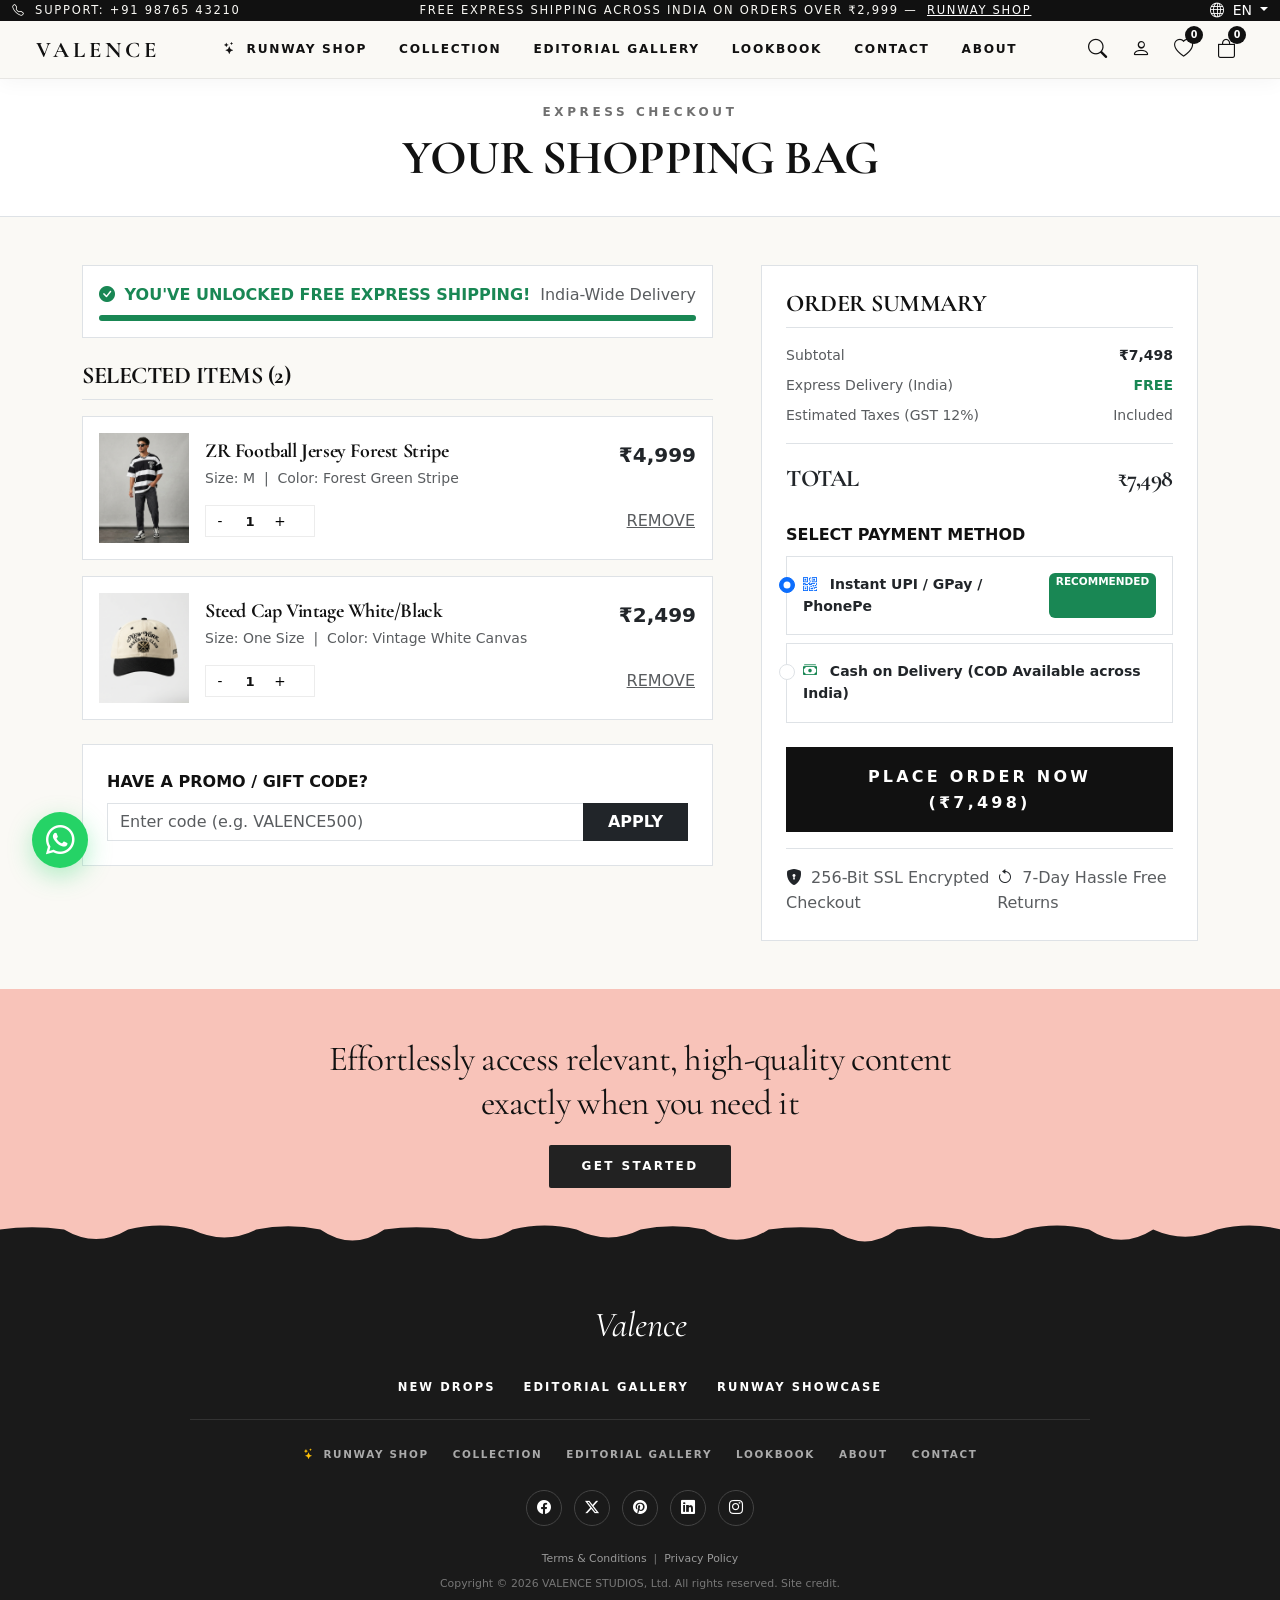
<file: cart.html>
<!DOCTYPE html>
<html lang="en">
<head>
  <meta charset="UTF-8">
  <meta name="viewport" content="width=device-width, initial-scale=1.0">
  <title>SHOPPING BAG & CHECKOUT — VALENCE STUDIOS</title>
  <meta name="description" content="Review your shopping bag and proceed to express checkout with UPI, GPay, or Cash on Delivery at VALENCE Studios.">

  <!-- Google Fonts & Icons -->
  <link rel="preconnect" href="https://fonts.googleapis.com">
  <link rel="preconnect" href="https://fonts.gstatic.com" crossorigin>
  <link href="https://fonts.googleapis.com/css2?family=Cormorant+Garamond:ital,wght@0,400;0,600;0,700;1,400&family=Inter:wght@300;400;500;600;700;800&display=swap" rel="stylesheet">
  <link rel="stylesheet" href="https://cdn.jsdelivr.net/npm/bootstrap-icons@1.11.3/font/bootstrap-icons.min.css">
  <link rel="stylesheet" href="https://cdn.jsdelivr.net/npm/bootstrap@5.3.3/dist/css/bootstrap.min.css">
  <link rel="stylesheet" href="css/style.css">
</head>
<body class="bg-cream">

  <!-- Dynamic Shared Navbar -->
  <div id="site-navbar"></div>

  <!-- Page Header -->
  <section class="py-4 bg-white border-bottom text-center">
    <div class="container">
      <span class="section-tag">EXPRESS CHECKOUT</span>
      <h1 class="font-serif display-5 fw-bold mb-1">YOUR SHOPPING BAG</h1>
    </div>
  </section>

  <!-- Cart & Checkout Main Area -->
  <section class="py-5">
    <div class="container">
      <div class="row g-5">
        
        <!-- Left: Cart Items Table -->
        <div class="col-lg-7">
          
          <!-- Free Express Shipping Meter -->
          <div class="p-3 bg-white border mb-4">
            <div class="d-flex justify-content-between align-items-center mb-2">
              <span class="extra-small fw-bold text-uppercase text-success"><i class="bi bi-check-circle-fill me-1"></i> YOU'VE UNLOCKED FREE EXPRESS SHIPPING!</span>
              <span class="extra-small text-muted">India-Wide Delivery</span>
            </div>
            <div class="progress" style="height: 6px;">
              <div class="progress-bar bg-success" role="progressbar" style="width: 100%"></div>
            </div>
          </div>

          <h5 class="font-serif fs-4 fw-bold mb-3 pb-2 border-bottom">SELECTED ITEMS (2)</h5>

          <!-- Item 1 Card -->
          <div class="p-3 bg-white border mb-3 d-flex gap-3 align-items-center">
            <img src="images/product-5.jpg" alt="ZR Football Jersey" style="width: 90px; height: 110px; object-fit: cover;">
            
            <div class="flex-grow-1">
              <div class="d-flex justify-content-between align-items-start">
                <div>
                  <h6 class="font-serif fs-5 fw-bold mb-1">ZR Football Jersey Forest Stripe</h6>
                  <div class="small text-muted mb-2">Size: M &nbsp;|&nbsp; Color: Forest Green Stripe</div>
                </div>
                <div class="fs-5 fw-bold text-dark">₹4,999</div>
              </div>

              <div class="d-flex justify-content-between align-items-center mt-2">
                <div class="qty-control" style="width: 110px; height: 32px;">
                  <button class="qty-btn">-</button>
                  <span class="qty-val">1</span>
                  <button class="qty-btn">+</button>
                </div>
                <button class="btn btn-link text-muted extra-small text-decoration-underline p-0">REMOVE</button>
              </div>
            </div>
          </div>

          <!-- Item 2 Card -->
          <div class="p-3 bg-white border mb-4 d-flex gap-3 align-items-center">
            <img src="images/product-4.jpg" alt="Steed Cap Vintage" style="width: 90px; height: 110px; object-fit: cover;">
            
            <div class="flex-grow-1">
              <div class="d-flex justify-content-between align-items-start">
                <div>
                  <h6 class="font-serif fs-5 fw-bold mb-1">Steed Cap Vintage White/Black</h6>
                  <div class="small text-muted mb-2">Size: One Size &nbsp;|&nbsp; Color: Vintage White Canvas</div>
                </div>
                <div class="fs-5 fw-bold text-dark">₹2,499</div>
              </div>

              <div class="d-flex justify-content-between align-items-center mt-2">
                <div class="qty-control" style="width: 110px; height: 32px;">
                  <button class="qty-btn">-</button>
                  <span class="qty-val">1</span>
                  <button class="qty-btn">+</button>
                </div>
                <button class="btn btn-link text-muted extra-small text-decoration-underline p-0">REMOVE</button>
              </div>
            </div>
          </div>

          <!-- Promo Code Input -->
          <div class="p-4 bg-white border mb-4">
            <label class="form-label extra-small fw-bold uppercase tracking-wider mb-2">HAVE A PROMO / GIFT CODE?</label>
            <div class="input-group">
              <input type="text" class="form-control rounded-0" placeholder="Enter code (e.g. VALENCE500)">
              <button class="btn btn-dark rounded-0 uppercase extra-small fw-bold px-4">APPLY</button>
            </div>
          </div>

        </div>

        <!-- Right: Order Summary & Checkout -->
        <div class="col-lg-5">
          <div class="p-4 bg-white border sticky-top" style="top: 100px;">
            <h5 class="font-serif fs-4 fw-bold mb-3 pb-2 border-bottom">ORDER SUMMARY</h5>

            <div class="d-flex justify-content-between small text-muted mb-2">
              <span>Subtotal</span>
              <span class="fw-bold text-dark">₹7,498</span>
            </div>
            <div class="d-flex justify-content-between small text-muted mb-2">
              <span>Express Delivery (India)</span>
              <span class="text-success fw-bold">FREE</span>
            </div>
            <div class="d-flex justify-content-between small text-muted mb-3 pb-3 border-bottom">
              <span>Estimated Taxes (GST 12%)</span>
              <span>Included</span>
            </div>

            <div class="d-flex justify-content-between fs-4 font-serif fw-bold text-dark mb-4">
              <span>TOTAL</span>
              <span>₹7,498</span>
            </div>

            <!-- Payment Method Selector -->
            <div class="mb-4">
              <label class="form-label extra-small fw-bold uppercase tracking-wider mb-2">SELECT PAYMENT METHOD</label>
              <div class="form-check p-3 border mb-2 bg-cream">
                <input class="form-check-input" type="radio" name="paymentOption" id="payUPI" checked>
                <label class="form-check-label fw-bold small text-dark d-flex justify-content-between w-100" for="payUPI">
                  <span><i class="bi bi-qr-code text-primary me-2"></i> Instant UPI / GPay / PhonePe</span>
                  <span class="badge bg-success text-white extra-small">RECOMMENDED</span>
                </label>
              </div>
              <div class="form-check p-3 border bg-cream">
                <input class="form-check-input" type="radio" name="paymentOption" id="payCOD">
                <label class="form-check-label fw-bold small text-dark" for="payCOD">
                  <i class="bi bi-cash-stack text-success me-2"></i> Cash on Delivery (COD Available across India)
                </label>
              </div>
            </div>

            <button class="btn-editorial btn-editorial-dark w-100 btn-magnetic mb-3 py-3 fs-6">
              PLACE ORDER NOW (₹7,498)
            </button>

            <div class="d-flex justify-content-between align-items-center extra-small text-muted pt-3 border-top">
              <span><i class="bi bi-shield-lock-fill text-dark me-1"></i> 256-Bit SSL Encrypted Checkout</span>
              <span><i class="bi bi-arrow-counterclockwise text-dark me-1"></i> 7-Day Hassle Free Returns</span>
            </div>
          </div>
        </div>

      </div>
    </div>
  </section>

  <!-- Blush Pink CTA Banner -->
  <section class="pink-cta-banner">
    <h2 class="pink-cta-title">Effortlessly access relevant, high-quality content exactly when you need it</h2>
    <a href="runway.html" class="btn-dark-get-started">GET STARTED</a>
  </section>

  <!-- Dynamic Shared Footer -->
  <div id="site-footer"></div>

  <script src="https://cdn.jsdelivr.net/npm/bootstrap@5.3.3/dist/js/bootstrap.bundle.min.js"></script>
  <script src="js/components.js"></script>
</body>
</html>
</file>
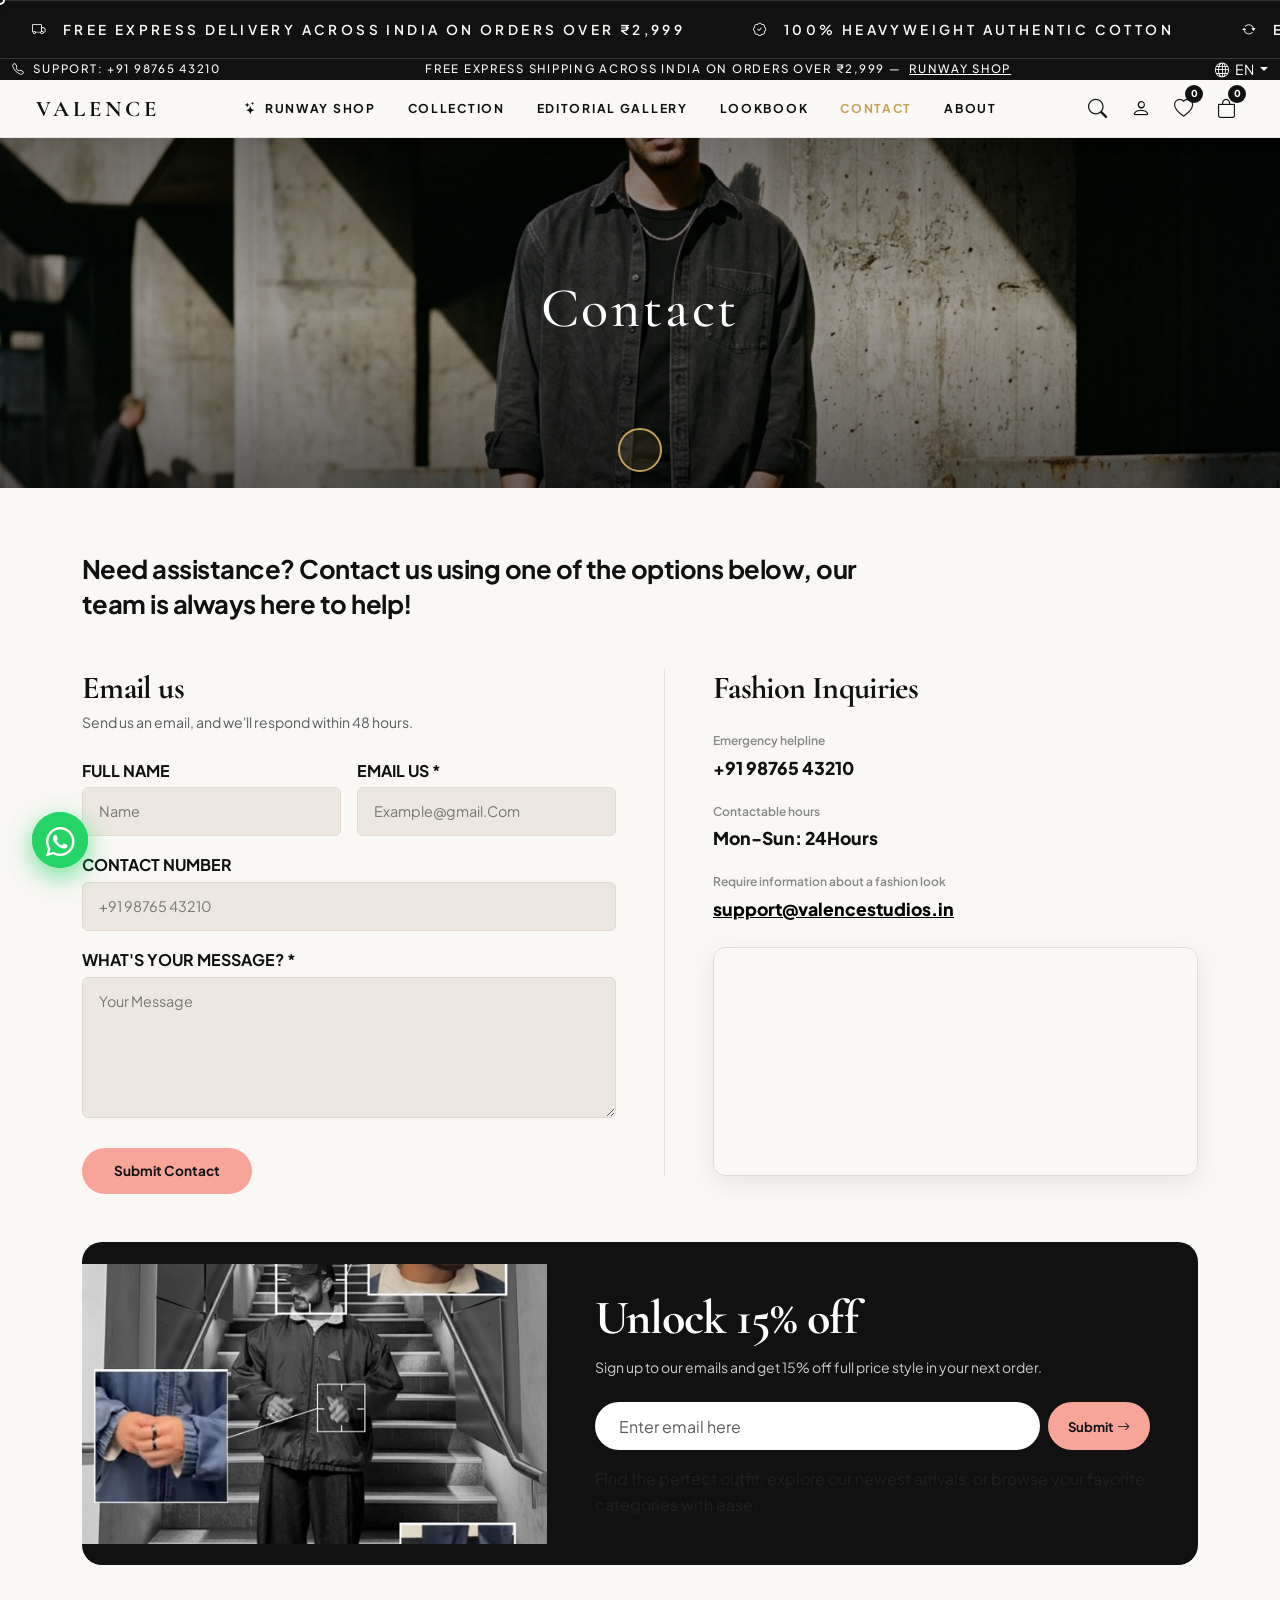
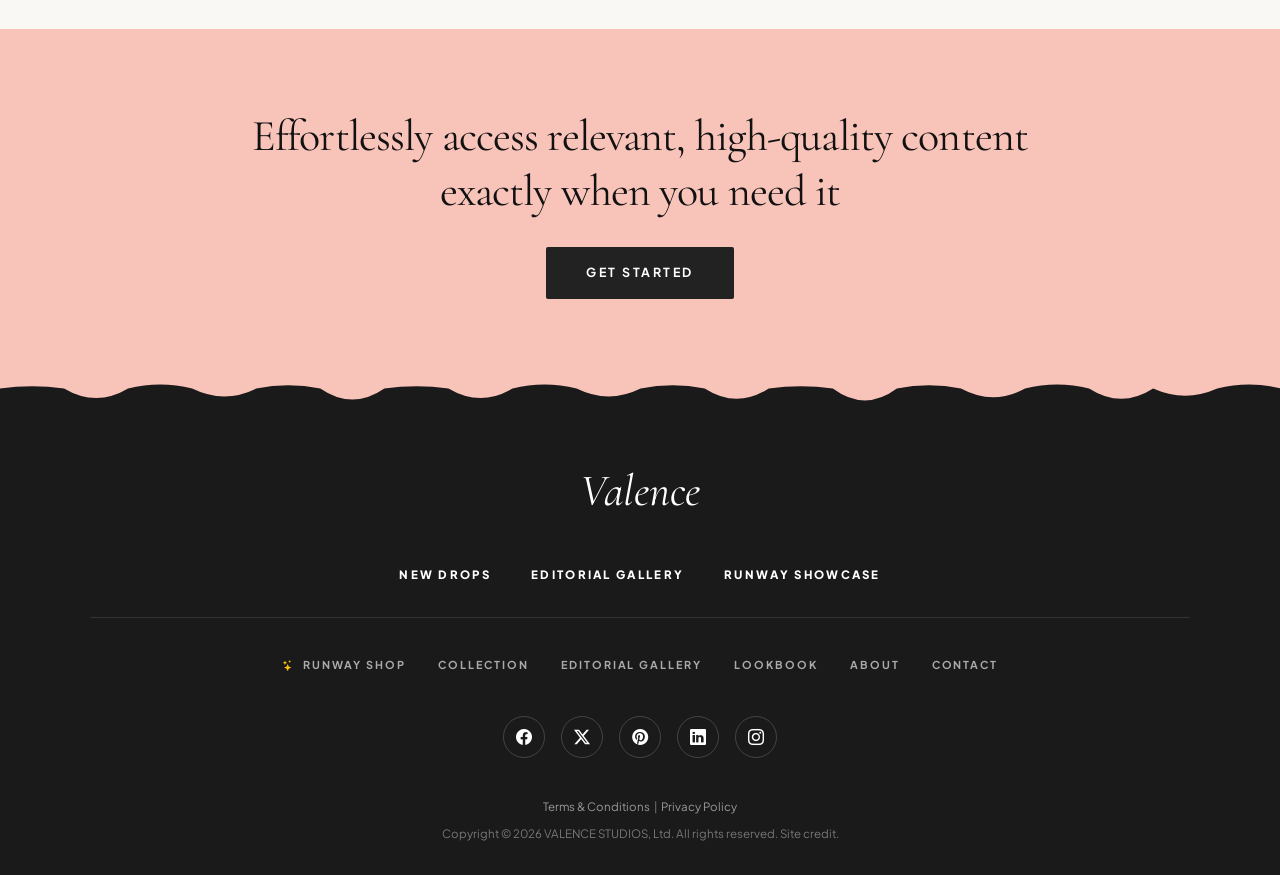
<file: contact.html>
<!DOCTYPE html>
<html lang="en">
<head>
  <meta charset="UTF-8">
  <meta name="viewport" content="width=device-width, initial-scale=1.0">
  <title>Contact Us — VALENCE STUDIOS India</title>
  <meta name="description" content="Get in touch with VALENCE STUDIOS. Contact our Mumbai fashion helpline, customer support, or send us an inquiry for luxury streetwear order assistance.">
  
  <!-- Favicon -->
  <link rel="icon" href="data:image/svg+xml,<svg xmlns=%22http://www.w3.org/2000/svg%22 viewBox=%220 0 100 100%22><text y=%22.9em%22 font-size=%2290%22>V</text></svg>">

  <!-- Google Fonts: Cormorant Garamond & Plus Jakarta Sans -->
  <link rel="preconnect" href="https://fonts.googleapis.com">
  <link rel="preconnect" href="https://fonts.gstatic.com" crossorigin>
  <link href="https://fonts.googleapis.com/css2?family=Cormorant+Garamond:ital,wght@0,400;0,500;0,600;1,400;1,600&family=Plus+Jakarta+Sans:wght@300;400;500;600;700;800&display=swap" rel="stylesheet">

  <!-- Bootstrap 5.3.3 CSS -->
  <link href="https://cdn.jsdelivr.net/npm/bootstrap@5.3.3/dist/css/bootstrap.min.css" rel="stylesheet">
  <!-- Bootstrap Icons 1.11.3 -->
  <link rel="stylesheet" href="https://cdn.jsdelivr.net/npm/bootstrap-icons@1.11.3/font/bootstrap-icons.min.css">

  <!-- Custom Stylesheet -->
  <link rel="stylesheet" href="css/style.css">
  
  <style>
    /* Dedicated Contact Page Custom Styling */
    .contact-hero-banner {
      position: relative;
      height: 350px;
      background-image: url('images/editorial-campaign.jpg');
      background-size: cover;
      background-position: center 30%;
      display: flex;
      align-items: center;
      justify-content: center;
    }

    .contact-hero-overlay {
      position: absolute;
      inset: 0;
      background: linear-gradient(180deg, rgba(0,0,0,0.5) 0%, rgba(0,0,0,0.3) 50%, rgba(0,0,0,0.6) 100%);
    }

    .contact-hero-title {
      position: relative;
      z-index: 2;
      color: #FFFFFF;
      font-family: 'Cormorant Garamond', serif;
      font-size: 3.5rem;
      font-weight: 500;
      letter-spacing: 0.05em;
    }

    .contact-intro-heading {
      font-family: 'Plus Jakarta Sans', sans-serif;
      font-size: 1.6rem;
      font-weight: 700;
      color: #111111;
      max-width: 800px;
      line-height: 1.35;
    }

    .contact-section-container {
      background-color: #FAF8F5;
      padding: 4rem 0;
    }

    .contact-form-input {
      background-color: #ECE8E1;
      border: 1px solid #E0DAD0;
      border-radius: 6px;
      padding: 0.75rem 1rem;
      font-size: 0.9rem;
      color: #111111;
      width: 100%;
      transition: border-color 0.25s ease, background-color 0.25s ease;
    }

    .contact-form-input:focus {
      outline: none;
      background-color: #FFFFFF;
      border-color: #111111;
      box-shadow: 0 0 0 3px rgba(17, 17, 17, 0.08);
    }

    .btn-submit-contact {
      background-color: #F8A599;
      color: #111111;
      font-weight: 700;
      font-size: 0.85rem;
      border: none;
      border-radius: 50px;
      padding: 0.75rem 2rem;
      transition: all 0.3s ease;
      cursor: pointer;
    }

    .btn-submit-contact:hover {
      background-color: #111111;
      color: #FFFFFF;
      transform: translateY(-2px);
    }

    .contact-info-panel {
      border-left: 1px solid #E5DFD5;
      padding-left: 3rem;
    }

    @media (max-width: 991.98px) {
      .contact-info-panel {
        border-left: none;
        border-top: 1px solid #E5DFD5;
        padding-left: 0;
        padding-top: 2.5rem;
        margin-top: 2.5rem;
      }
    }

    .info-label {
      font-size: 0.75rem;
      font-weight: 600;
      color: #888888;
      margin-bottom: 0.2rem;
    }

    .info-value-bold {
      font-size: 1.1rem;
      font-weight: 800;
      color: #111111;
      margin-bottom: 1.25rem;
    }

    .contact-map-frame {
      border-radius: 12px;
      overflow: hidden;
      box-shadow: 0 8px 25px rgba(0, 0, 0, 0.08);
      border: 1px solid #E2DCD2;
    }

    /* Newsletter Offer Card */
    .newsletter-promo-card {
      background-color: #111111;
      border-radius: 20px;
      overflow: hidden;
      color: #FFFFFF;
    }

    .newsletter-img-box {
      height: 100%;
      min-height: 280px;
      background-image: url('images/hero.jpg');
      background-size: cover;
      background-position: center;
    }

    .btn-newsletter-submit {
      background-color: #F8A599;
      color: #111111;
      font-weight: 700;
      font-size: 0.82rem;
      border-radius: 50px;
      padding: 0.5rem 1.25rem;
      border: none;
      transition: all 0.25s ease;
    }

    .btn-newsletter-submit:hover {
      background-color: #FFFFFF;
      color: #111111;
    }

    /* Flaunter-style Blush Pink CTA Banner */
    .pink-cta-banner {
      background-color: #F8C3B9;
      color: #111111;
      padding: 5rem 1.5rem;
      text-align: center;
      position: relative;
      overflow: hidden;
    }

    .pink-cta-title {
      font-family: 'Cormorant Garamond', serif;
      font-size: 2.75rem;
      font-weight: 400;
      color: #111111;
      max-width: 800px;
      margin: 0 auto 1.75rem auto;
      line-height: 1.25;
    }

    .btn-dark-get-started {
      background-color: #222222;
      color: #FFFFFF;
      font-weight: 700;
      font-size: 0.78rem;
      letter-spacing: 0.2em;
      text-transform: uppercase;
      padding: 1rem 2.5rem;
      border: none;
      border-radius: 2px;
      transition: all 0.3s ease;
      display: inline-block;
      text-decoration: none;
    }

    .btn-dark-get-started:hover {
      background-color: #000000;
      color: #F8C3B9;
      transform: translateY(-2px);
    }

    /* Flaunter-style Dark Luxe Footer */
    .flaunter-dark-footer {
      background-color: #1A1A1A;
      color: #CCCCCC;
      padding: 4.5rem 1.5rem 3rem 1.5rem;
      text-align: center;
      border-top: 1px solid #2B2B2B;
    }

    .flaunter-brand-logo {
      font-family: 'Cormorant Garamond', serif;
      font-size: 2.8rem;
      font-style: italic;
      color: #FFFFFF;
      margin-bottom: 2rem;
      display: inline-block;
      text-decoration: none;
    }

    .flaunter-primary-nav {
      display: flex;
      justify-content: center;
      gap: 2.5rem;
      list-style: none;
      padding: 0;
      margin-bottom: 2rem;
    }

    .flaunter-primary-nav a {
      color: #FFFFFF;
      font-size: 0.72rem;
      font-weight: 800;
      letter-spacing: 0.2em;
      text-transform: uppercase;
      text-decoration: none;
      transition: color 0.2s ease;
    }

    .flaunter-primary-nav a:hover {
      color: #F8C3B9;
    }

    .flaunter-divider {
      width: 100%;
      max-width: 1100px;
      height: 1px;
      background-color: #333333;
      margin: 0 auto 2rem auto;
    }

    .flaunter-sub-nav {
      display: flex;
      justify-content: center;
      gap: 2rem;
      flex-wrap: wrap;
      list-style: none;
      padding: 0;
      margin-bottom: 2.5rem;
    }

    .flaunter-sub-nav a {
      color: #AAAAAA;
      font-size: 0.68rem;
      font-weight: 700;
      letter-spacing: 0.18em;
      text-transform: uppercase;
      text-decoration: none;
      transition: color 0.2s ease;
    }

    .flaunter-sub-nav a:hover {
      color: #FFFFFF;
    }

    .flaunter-social-row {
      display: flex;
      justify-content: center;
      gap: 1rem;
      margin-bottom: 2.5rem;
    }

    .flaunter-social-btn {
      width: 42px;
      height: 42px;
      border: 1px solid #444444;
      border-radius: 50%;
      color: #FFFFFF;
      display: flex;
      align-items: center;
      justify-content: center;
      font-size: 1rem;
      text-decoration: none;
      transition: all 0.3s ease;
    }

    .flaunter-social-btn:hover {
      border-color: #F8C3B9;
      color: #F8C3B9;
      transform: translateY(-3px);
    }

    .flaunter-copy-text {
      font-size: 0.72rem;
      color: #777777;
      margin-bottom: 0;
    }

    .flaunter-copy-text a {
      color: #999999;
      text-decoration: none;
    }

    .flaunter-copy-text a:hover {
      color: #FFFFFF;
    }
  </style>
</head>
<body>

  <!-- =========================================================================
       HIGH VISIBILITY EDITORIAL CURSOR
       ========================================================================= -->
  <div class="custom-cursor-dot"></div>
  <div class="custom-cursor-follower"></div>

  <!-- FLOATING WHATSAPP BUTTON -->
  <a href="https://wa.me/919876543210?text=Hi%20VALENCE%20Studios,%20I%20have%20an%20inquiry%20regarding%20my%20order" target="_blank" class="whatsapp-float-btn" title="Chat on WhatsApp">
    <i class="bi bi-whatsapp"></i>
  </a>

  <!-- ANNOUNCEMENT MARQUEE BAR -->
  <div class="marquee-wrapper">
    <div class="marquee-content">
      <span class="marquee-item"><i class="bi bi-truck me-2"></i> FREE EXPRESS DELIVERY ACROSS INDIA ON ORDERS OVER ₹2,999</span>
      <span class="marquee-item"><i class="bi bi-patch-check me-2"></i> 100% HEAVYWEIGHT AUTHENTIC COTTON</span>
      <span class="marquee-item"><i class="bi bi-arrow-repeat me-2"></i> EASY 7-DAY RETURNS & EXCHANGES</span>
      <span class="marquee-item"><i class="bi bi-qr-code-scan me-2"></i> INSTANT UPI & COD AVAILABLE</span>
    </div>
  </div>

  <!-- Dynamic Shared Navbar -->
  <div id="site-navbar"></div>

  <!-- =========================================================================
       CONTACT HERO BANNER
       ========================================================================= -->
  <section class="contact-hero-banner">
    <div class="contact-hero-overlay"></div>
    <h1 class="contact-hero-title">Contact</h1>
  </section>

  <!-- =========================================================================
       CONTACT FORM & FASHION INQUIRIES SECTION (MATCHING USER REFERENCE UI)
       ========================================================================= -->
  <section class="contact-section-container">
    <div class="container" style="max-width: 1140px;">
      
      <div class="mb-5">
        <h2 class="contact-intro-heading">Need assistance? Contact us using one of the options below, our team is always here to help!</h2>
      </div>

      <div class="row g-5">
        
        <!-- LEFT: Email Us Form -->
        <div class="col-lg-6">
          <h3 class="font-serif fs-2 fw-bold mb-1">Email us</h3>
          <p class="text-muted small mb-4">Send us an email, and we'll respond within 48 hours.</p>

          <form id="contactForm" onsubmit="event.preventDefault(); alert('Thank you for contacting VALENCE Studios! Our Mumbai team will get back to you within 48 hours.');">
            <div class="row g-3">
              
              <div class="col-md-6 mb-3">
                <label class="form-label extra-small fw-bold text-uppercase tracking-wider mb-1">Full name</label>
                <input type="text" class="contact-form-input" placeholder="Name" required>
              </div>

              <div class="col-md-6 mb-3">
                <label class="form-label extra-small fw-bold text-uppercase tracking-wider mb-1">Email us *</label>
                <input type="email" class="contact-form-input" placeholder="Example@gmail.Com" required>
              </div>

            </div>

            <div class="mb-3">
              <label class="form-label extra-small fw-bold text-uppercase tracking-wider mb-1">Contact number</label>
              <input type="tel" class="contact-form-input" placeholder="+91 98765 43210">
            </div>

            <div class="mb-4">
              <label class="form-label extra-small fw-bold text-uppercase tracking-wider mb-1">What's your message? *</label>
              <textarea class="contact-form-input" rows="5" placeholder="Your Message" required></textarea>
            </div>

            <button type="submit" class="btn-submit-contact">Submit Contact</button>
          </form>
        </div>

        <!-- RIGHT: Fashion Inquiries & Interactive Google Map -->
        <div class="col-lg-6">
          <div class="contact-info-panel">
            <h3 class="font-serif fs-2 fw-bold mb-4">Fashion Inquiries</h3>

            <div class="mb-3">
              <div class="info-label">Emergency helpline</div>
              <div class="info-value-bold">+91 98765 43210</div>
            </div>

            <div class="mb-3">
              <div class="info-label">Contactable hours</div>
              <div class="info-value-bold">Mon-Sun: 24Hours</div>
            </div>

            <div class="mb-4">
              <div class="info-label">Require information about a fashion look</div>
              <div class="info-value-bold" style="color: #000000; text-decoration: underline;">support@valencestudios.in</div>
            </div>

            <!-- Embedded Google Map -->
            <div class="contact-map-frame">
              <iframe 
                src="https://www.google.com/maps/embed?pb=!1m18!1m12!1m3!1d3771.492589308182!2d72.8288!3d19.0596!2m3!1f0!2f0!3f0!3m2!1i1024!2i768!4f13.1!3m3!1m2!1s0x3be7c96c4a86a6cf%3A0x6b6c123456789abc!2sBandra%20West%2C%20Mumbai%2C%20Maharashtra%20400050!5e0!3m2!1sen!2sin!4v1700000000000!5m2!1sen!2sin" 
                width="100%" 
                height="220" 
                style="border:0;" 
                allowfullscreen="" 
                loading="lazy" 
                referrerpolicy="no-referrer-when-downgrade">
              </iframe>
            </div>

          </div>
        </div>

      </div>

      <!-- PROMO BANNER: UNLOCK 15% OFF (MATCHING REFERENCE UI CARD) -->
      <div class="newsletter-promo-card mt-5">
        <div class="row g-0 align-items-center">
          <div class="col-lg-5">
            <div class="newsletter-img-box"></div>
          </div>
          <div class="col-lg-7 p-4 p-md-5">
            <h2 class="font-serif display-5 fw-bold mb-2">Unlock 15% off</h2>
            <p class="small text-muted mb-4" style="color: #CCCCCC !important;">Sign up to our emails and get 15% off full price style in your next order.</p>

            <form class="d-flex gap-2 mb-3" onsubmit="event.preventDefault(); alert('Subscribed! Check your inbox for your 15% discount code.');">
              <input type="email" class="form-control rounded-pill px-4" placeholder="Enter email here" required style="background: #FFFFFF; border: none; height: 48px;">
              <button type="submit" class="btn-newsletter-submit d-flex align-items-center gap-1">Submit <i class="bi bi-arrow-right"></i></button>
            </form>

            <p class="extra-small text-muted mb-0">Find the perfect outfit, explore our newest arrivals, or browse your favorite categories with ease.</p>
          </div>
        </div>
      </div>

    </div>
  </section>

  <!-- =========================================================================
       FLAUNTER-STYLE BLUSH PINK CTA BANNER
       ========================================================================= -->
  <section class="pink-cta-banner">
    <h2 class="pink-cta-title">Effortlessly access relevant, high-quality content exactly when you need it</h2>
    <a href="runway.html" class="btn-dark-get-started">GET STARTED</a>
    </section>

  <!-- Dynamic Shared Footer -->
  <div id="site-footer"></div>

  <!-- =========================================================================
       SHOPPING CART & WISHLIST OFFCANVAS & ACCOUNT MODALS
       ========================================================================= -->
  <div class="offcanvas offcanvas-end offcanvas-cart" tabindex="-1" id="cartOffcanvas">
    <div class="offcanvas-header border-bottom">
      <span class="font-serif fs-5 text-uppercase fw-bold">YOUR SHOPPING BAG</span>
      <button type="button" class="btn-close text-reset" data-bs-dismiss="offcanvas" aria-label="Close"></button>
    </div>
    
    <div class="offcanvas-body d-flex flex-column justify-content-between p-4">
      <div>
        <div class="bg-white p-3 mb-3 border">
          <div class="small fw-bold text-uppercase mb-1 text-center" id="free-shipping-text">
            Add ₹2,999 to unlock FREE Express Shipping across India
          </div>
          <div class="progress" style="height: 4px;">
            <div class="progress-bar bg-dark" role="progressbar" id="free-shipping-fill" style="width: 0%"></div>
          </div>
        </div>
        <div id="cart-items-container"></div>
      </div>

      <div class="border-top pt-3 mt-4">
        <div class="d-flex justify-content-between fs-5 font-serif mb-2">
          <span>SUBTOTAL</span>
          <span id="cart-subtotal" class="fw-bold">₹0</span>
        </div>
        <p class="text-muted extra-small mb-2">Includes GST. Express delivery & COD options at checkout.</p>
        
        <div class="d-flex gap-1 mb-3 flex-wrap">
          <span class="indian-pay-badge"><i class="bi bi-qr-code text-primary"></i> UPI</span>
          <span class="indian-pay-badge"><i class="bi bi-google text-danger"></i> GPay</span>
          <span class="indian-pay-badge"><i class="bi bi-phone text-purple"></i> PhonePe</span>
          <span class="indian-pay-badge"><i class="bi bi-cash-stack text-success"></i> COD</span>
        </div>

        <button class="btn-editorial btn-editorial-dark w-100 btn-magnetic mb-2">PROCEED TO CHECKOUT</button>
        <button class="btn-editorial btn-editorial-outline w-100" data-bs-dismiss="offcanvas">CONTINUE SHOPPING</button>
      </div>
    </div>
  </div>

  <div class="offcanvas offcanvas-end offcanvas-cart" tabindex="-1" id="wishlistOffcanvas">
    <div class="offcanvas-header border-bottom bg-cream">
      <div>
        <span class="text-uppercase extra-small text-gold fw-bold tracking-widest">SAVED ITEMS</span>
        <h4 class="font-serif fs-5 mb-0 fw-bold">MY WISHLIST (<span id="wishlist-drawer-count">3</span>)</h4>
      </div>
      <button type="button" class="btn-close text-reset" data-bs-dismiss="offcanvas" aria-label="Close"></button>
    </div>
    
    <div class="offcanvas-body d-flex flex-column justify-content-between p-4">
      <div>
        <div id="wishlist-items-container" class="d-flex flex-column gap-3">
          <div class="d-flex gap-3 p-3 bg-cream border align-items-center position-relative">
            <img src="images/product-5.jpg" alt="ZR Football Jersey" style="width: 70px; height: 85px; object-fit: cover;">
            <div class="flex-grow-1">
              <span class="badge bg-dark text-white extra-small uppercase mb-1">IN STOCK</span>
              <h6 class="fs-6 font-serif fw-bold mb-1">ZR Football Jersey Forest Stripe</h6>
              <div class="fw-bold text-dark fs-6 mb-2">₹4,999</div>
              <button class="btn btn-dark btn-sm rounded-0 extra-small uppercase fw-bold px-3 btn-move-wishlist-cart" data-id="prod-5">MOVE TO BAG</button>
            </div>
            <button class="btn btn-link text-muted p-0 position-absolute top-0 end-0 m-2" title="Remove"><i class="bi bi-x-lg"></i></button>
          </div>

          <div class="d-flex gap-3 p-3 bg-cream border align-items-center position-relative">
            <img src="images/product-2.jpg" alt="Boxy SS Overshirt" style="width: 70px; height: 85px; object-fit: cover;">
            <div class="flex-grow-1">
              <span class="badge bg-dark text-white extra-small uppercase mb-1">IN STOCK</span>
              <h6 class="fs-6 font-serif fw-bold mb-1">Boxy SS Overshirt Blue Stripe</h6>
              <div class="fw-bold text-dark fs-6 mb-2">₹5,999</div>
              <button class="btn btn-dark btn-sm rounded-0 extra-small uppercase fw-bold px-3 btn-move-wishlist-cart" data-id="prod-3">MOVE TO BAG</button>
            </div>
            <button class="btn btn-link text-muted p-0 position-absolute top-0 end-0 m-2" title="Remove"><i class="bi bi-x-lg"></i></button>
          </div>
        </div>
      </div>

      <div class="border-top pt-3 mt-4">
        <button class="btn-editorial btn-editorial-dark w-100 btn-magnetic mb-2" id="btn-move-all-wishlist">MOVE ALL TO BAG</button>
        <button class="btn-editorial btn-editorial-outline w-100" data-bs-dismiss="offcanvas">CONTINUE SHOPPING</button>
      </div>
    </div>
  </div>

  <div class="modal fade" id="accountModal" tabindex="-1" aria-hidden="true">
    <div class="modal-dialog modal-dialog-centered modal-lg">
      <div class="modal-content bg-cream border-0 rounded-0">
        <div class="modal-header border-bottom p-4">
          <ul class="nav nav-tabs border-0 flex-grow-1" id="accountTabsContact" role="tablist">
            <li class="nav-item" role="presentation">
              <button class="nav-link active font-serif fs-5 fw-bold text-dark text-uppercase border-0 bg-transparent ps-0" id="profile-tab-c" data-bs-toggle="tab" data-bs-target="#profile-tab-pane-c" type="button" role="tab">USER PROFILE & ORDERS</button>
            </li>
            <li class="nav-item" role="presentation">
              <button class="nav-link font-serif fs-5 fw-bold text-muted text-uppercase border-0 bg-transparent" id="login-tab-c" data-bs-toggle="tab" data-bs-target="#login-tab-pane-c" type="button" role="tab">SIGN IN / REGISTER</button>
            </li>
          </ul>
          <button type="button" class="btn-close" data-bs-dismiss="modal" aria-label="Close"></button>
        </div>
        <div class="modal-body p-4 p-md-5">
          <div class="tab-content" id="accountTabContentContact">
            
            <div class="tab-pane fade show active" id="profile-tab-pane-c" role="tabpanel" tabindex="0">
              <div class="d-flex align-items-center gap-3 p-3 bg-white border mb-4">
                <div class="bg-dark text-white rounded-circle d-flex align-items-center justify-content-center fw-bold fs-4" style="width: 54px; height: 54px;">
                  AK
                </div>
                <div class="flex-grow-1">
                  <div class="d-flex align-items-center gap-2 mb-1">
                    <h5 class="font-serif fs-5 fw-bold mb-0">Akila Krishnasamy</h5>
                    <span class="badge bg-gold text-dark extra-small fw-bold uppercase"><i class="bi bi-star-fill me-1"></i> VALENCE VIP</span>
                  </div>
                  <div class="small text-muted">akila.krishnasamy@gmail.com &nbsp;|&nbsp; +91 98765 43210</div>
                </div>
                <button class="btn btn-outline-dark btn-sm rounded-0 extra-small uppercase">EDIT PROFILE</button>
              </div>

              <h6 class="extra-small fw-bold text-uppercase tracking-wider text-muted mb-3">RECENT ORDERS & SHIPMENTS</h6>
              
              <div class="d-flex flex-column gap-3 mb-4">
                <div class="p-3 bg-white border">
                  <div class="d-flex justify-content-between align-items-center border-bottom pb-2 mb-3">
                    <div>
                      <span class="fw-bold text-dark me-2">ORDER #VAL-9842</span>
                      <span class="small text-muted">Placed on Sept 02, 2026</span>
                    </div>
                    <span class="badge bg-success text-white extra-small uppercase"><i class="bi bi-truck me-1"></i> DELIVERED</span>
                  </div>
                  
                  <div class="d-flex gap-3 align-items-center">
                    <img src="images/product-5.jpg" alt="Order product" style="width: 55px; height: 70px; object-fit: cover;">
                    <div class="flex-grow-1">
                      <div class="fw-bold text-dark fs-6">ZR Football Jersey Forest Stripe</div>
                      <div class="small text-muted">Size: M &nbsp;|&nbsp; Qty: 1 &nbsp;|&nbsp; Price: ₹4,999</div>
                    </div>
                    <div class="text-end">
                      <div class="fw-bold fs-6">₹4,999</div>
                      <a href="#" class="extra-small text-decoration-underline text-dark">INVOICE (PDF)</a>
                    </div>
                  </div>
                </div>
              </div>

              <div class="row g-3">
                <div class="col-md-6">
                  <div class="p-3 bg-white border h-100">
                    <div class="d-flex justify-content-between align-items-center mb-2">
                      <span class="extra-small fw-bold text-uppercase text-muted">SAVED SHIPPING ADDRESS</span>
                      <i class="bi bi-geo-alt text-dark"></i>
                    </div>
                    <div class="fw-bold text-dark small mb-1">Akila Krishnasamy</div>
                    <div class="small text-muted">
                      104 Sunset Boulevard, Turner Road,<br>
                      Bandra West, Mumbai, Maharashtra - 400050<br>
                      Phone: +91 98765 43210
                    </div>
                  </div>
                </div>
                <div class="col-md-6">
                  <div class="p-3 bg-white border h-100">
                    <div class="d-flex justify-content-between align-items-center mb-2">
                      <span class="extra-small fw-bold text-uppercase text-muted">FIT PREFERENCES</span>
                      <i class="bi bi-rulers text-dark"></i>
                    </div>
                    <div class="small mb-1"><strong class="text-dark">Top Size:</strong> Medium (M)</div>
                    <div class="small mb-1"><strong class="text-dark">Waist:</strong> 32 Inches</div>
                    <div class="small"><strong class="text-dark">Style Preferred:</strong> Boxy Oversized</div>
                  </div>
                </div>
              </div>

            </div>

            <div class="tab-pane fade" id="login-tab-pane-c" role="tabpanel" tabindex="0">
              <form id="account-login-form-c">
                <div class="mb-3">
                  <label class="form-label extra-small fw-bold uppercase tracking-wider">EMAIL ADDRESS *</label>
                  <input type="email" class="form-control rounded-0" placeholder="Enter your email address..." required>
                </div>
                <div class="mb-3">
                  <label class="form-label extra-small fw-bold uppercase tracking-wider">PASSWORD *</label>
                  <input type="password" class="form-control rounded-0" placeholder="••••••••••••" required>
                </div>
                <button type="submit" class="btn-editorial btn-editorial-dark w-100 mb-3">SIGN IN TO VALENCE</button>
              </form>
            </div>

          </div>
        </div>
      </div>
    </div>
  </div>

  <div class="modal fade" id="searchModal" tabindex="-1" aria-hidden="true">
    <div class="modal-dialog modal-dialog-top modal-lg">
      <div class="modal-content bg-cream p-4 border-0 rounded-0">
        <div class="d-flex align-items-center justify-content-between pb-3 border-bottom mb-4">
          <input type="text" class="form-control border-0 bg-transparent fs-4 font-serif ps-0" placeholder="Search products, collections, categories..." autofocus>
          <button type="button" class="btn-close" data-bs-dismiss="modal" aria-label="Close"></button>
        </div>
      </div>
    </div>
  </div>

  <!-- Scripts -->
  <script src="https://cdn.jsdelivr.net/npm/bootstrap@5.3.3/dist/js/bootstrap.bundle.min.js"></script>
  <script src="js/components.js"></script>
  <script src="js/script.js"></script>
</body>
</html>
</file>
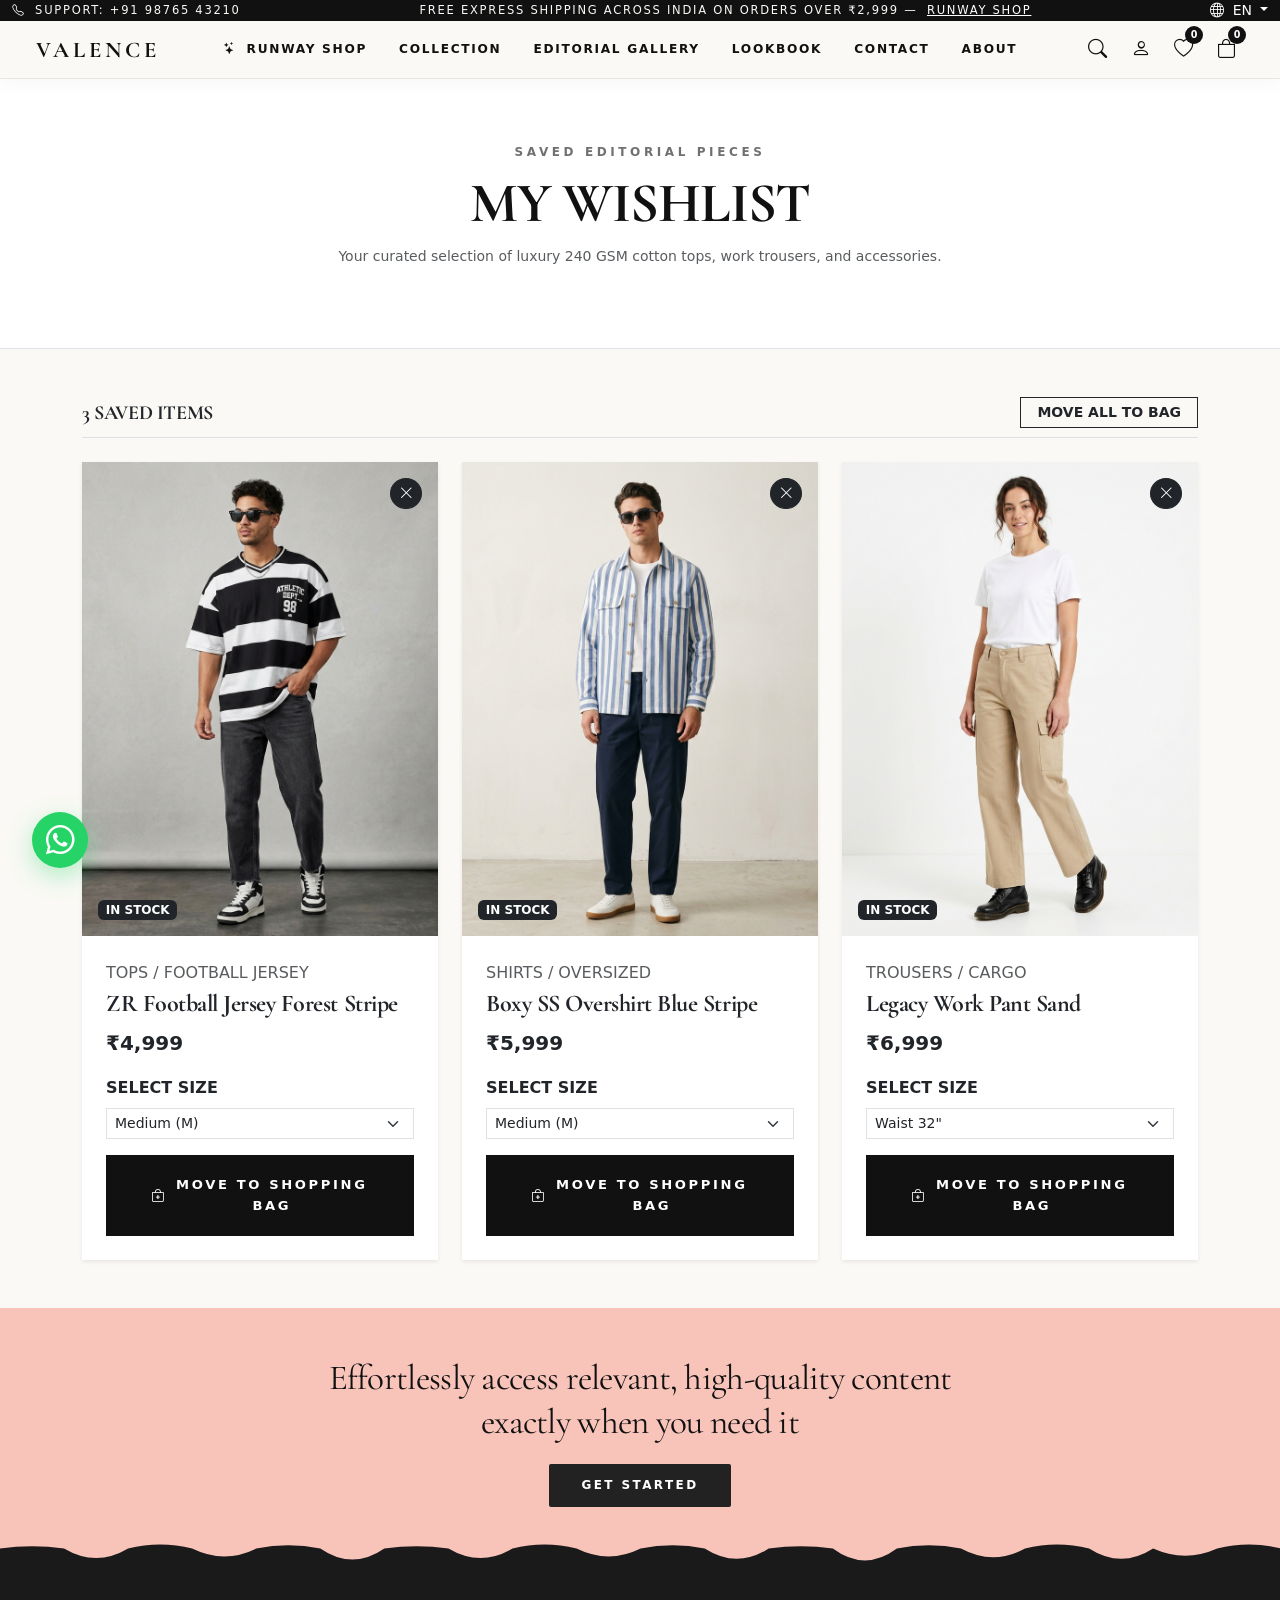
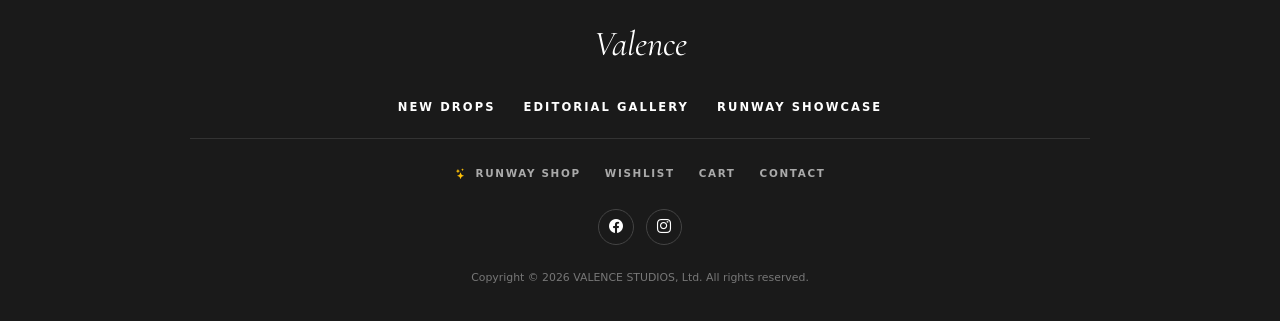
<file: wishlist.html>
<!DOCTYPE html>
<html lang="en">
<head>
  <meta charset="UTF-8">
  <meta name="viewport" content="width=device-width, initial-scale=1.0">
  <title>MY SAVED WISHLIST — VALENCE STUDIOS</title>
  <meta name="description" content="View your saved editorial luxury streetwear pieces at VALENCE Studios.">

  <!-- Google Fonts & Icons -->
  <link rel="preconnect" href="https://fonts.googleapis.com">
  <link rel="preconnect" href="https://fonts.gstatic.com" crossorigin>
  <link href="https://fonts.googleapis.com/css2?family=Cormorant+Garamond:ital,wght@0,400;0,600;0,700;1,400&family=Inter:wght@300;400;500;600;700;800&display=swap" rel="stylesheet">
  <link rel="stylesheet" href="https://cdn.jsdelivr.net/npm/bootstrap-icons@1.11.3/font/bootstrap-icons.min.css">
  <link rel="stylesheet" href="https://cdn.jsdelivr.net/npm/bootstrap@5.3.3/dist/css/bootstrap.min.css">
  <link rel="stylesheet" href="css/style.css">
</head>
<body class="bg-cream">

  <!-- Dynamic Shared Navbar -->
  <div id="site-navbar"></div>

  <!-- Page Header -->
  <section class="py-5 bg-white border-bottom text-center">
    <div class="container py-3">
      <span class="section-tag">SAVED EDITORIAL PIECES</span>
      <h1 class="font-serif display-4 fw-bold mb-2">MY WISHLIST</h1>
      <p class="text-muted small max-w-md mx-auto">
        Your curated selection of luxury 240 GSM cotton tops, work trousers, and accessories.
      </p>
    </div>
  </section>

  <!-- Wishlist Grid Content -->
  <section class="py-5">
    <div class="container">
      
      <div class="d-flex justify-content-between align-items-center mb-4 pb-2 border-bottom">
        <span class="font-serif fs-5 fw-bold text-dark" id="wishlist-total-title">3 SAVED ITEMS</span>
        <button class="btn btn-outline-dark btn-sm rounded-0 extra-small uppercase fw-bold px-3" id="wishlist-move-all">MOVE ALL TO BAG</button>
      </div>

      <div class="row g-4" id="wishlist-grid">
        
        <!-- Wishlist Card 1 -->
        <div class="col-lg-4 col-md-6" id="wishlist-card-1">
          <div class="card border-0 rounded-0 bg-white h-100 shadow-sm position-relative overflow-hidden">
            <button class="btn btn-dark btn-sm rounded-circle position-absolute top-0 end-0 m-3 z-3 remove-wishlist-item" data-target="wishlist-card-1" title="Remove Item">
              <i class="bi bi-x-lg"></i>
            </button>
            
            <div class="position-relative" style="aspect-ratio: 3/4; overflow: hidden; background: #ECE8DD;">
              <img src="images/product-5.jpg" alt="ZR Football Jersey" class="w-100 h-100 object-fit-cover">
              <span class="badge bg-dark text-white position-absolute bottom-0 start-0 m-3 extra-small uppercase">IN STOCK</span>
            </div>

            <div class="card-body p-4 d-flex flex-column justify-content-between">
              <div>
                <span class="extra-small text-muted uppercase tracking-wider mb-1 d-block">TOPS / FOOTBALL JERSEY</span>
                <h5 class="font-serif fs-4 fw-bold mb-2">ZR Football Jersey Forest Stripe</h5>
                <div class="fs-5 fw-bold text-dark mb-3">₹4,999</div>
                
                <div class="mb-3">
                  <label class="form-label extra-small fw-bold uppercase tracking-wider">SELECT SIZE</label>
                  <select class="form-select form-select-sm rounded-0">
                    <option value="S">Small (S)</option>
                    <option value="M" selected>Medium (M)</option>
                    <option value="L">Large (L)</option>
                    <option value="XL">Extra Large (XL)</option>
                  </select>
                </div>
              </div>

              <button class="btn-editorial btn-editorial-dark w-100 btn-magnetic btn-add-wishlist-item" data-id="prod-5">
                <i class="bi bi-bag-plus me-2"></i> MOVE TO SHOPPING BAG
              </button>
            </div>
          </div>
        </div>

        <!-- Wishlist Card 2 -->
        <div class="col-lg-4 col-md-6" id="wishlist-card-2">
          <div class="card border-0 rounded-0 bg-white h-100 shadow-sm position-relative overflow-hidden">
            <button class="btn btn-dark btn-sm rounded-circle position-absolute top-0 end-0 m-3 z-3 remove-wishlist-item" data-target="wishlist-card-2" title="Remove Item">
              <i class="bi bi-x-lg"></i>
            </button>
            
            <div class="position-relative" style="aspect-ratio: 3/4; overflow: hidden; background: #ECE8DD;">
              <img src="images/product-2.jpg" alt="Boxy SS Overshirt" class="w-100 h-100 object-fit-cover">
              <span class="badge bg-dark text-white position-absolute bottom-0 start-0 m-3 extra-small uppercase">IN STOCK</span>
            </div>

            <div class="card-body p-4 d-flex flex-column justify-content-between">
              <div>
                <span class="extra-small text-muted uppercase tracking-wider mb-1 d-block">SHIRTS / OVERSIZED</span>
                <h5 class="font-serif fs-4 fw-bold mb-2">Boxy SS Overshirt Blue Stripe</h5>
                <div class="fs-5 fw-bold text-dark mb-3">₹5,999</div>
                
                <div class="mb-3">
                  <label class="form-label extra-small fw-bold uppercase tracking-wider">SELECT SIZE</label>
                  <select class="form-select form-select-sm rounded-0">
                    <option value="S">Small (S)</option>
                    <option value="M" selected>Medium (M)</option>
                    <option value="L">Large (L)</option>
                  </select>
                </div>
              </div>

              <button class="btn-editorial btn-editorial-dark w-100 btn-magnetic btn-add-wishlist-item" data-id="prod-3">
                <i class="bi bi-bag-plus me-2"></i> MOVE TO SHOPPING BAG
              </button>
            </div>
          </div>
        </div>

        <!-- Wishlist Card 3 -->
        <div class="col-lg-4 col-md-6" id="wishlist-card-3">
          <div class="card border-0 rounded-0 bg-white h-100 shadow-sm position-relative overflow-hidden">
            <button class="btn btn-dark btn-sm rounded-circle position-absolute top-0 end-0 m-3 z-3 remove-wishlist-item" data-target="wishlist-card-3" title="Remove Item">
              <i class="bi bi-x-lg"></i>
            </button>
            
            <div class="position-relative" style="aspect-ratio: 3/4; overflow: hidden; background: #ECE8DD;">
              <img src="images/product-3.jpg" alt="Legacy Work Pant Sand" class="w-100 h-100 object-fit-cover">
              <span class="badge bg-dark text-white position-absolute bottom-0 start-0 m-3 extra-small uppercase">IN STOCK</span>
            </div>

            <div class="card-body p-4 d-flex flex-column justify-content-between">
              <div>
                <span class="extra-small text-muted uppercase tracking-wider mb-1 d-block">TROUSERS / CARGO</span>
                <h5 class="font-serif fs-4 fw-bold mb-2">Legacy Work Pant Sand</h5>
                <div class="fs-5 fw-bold text-dark mb-3">₹6,999</div>
                
                <div class="mb-3">
                  <label class="form-label extra-small fw-bold uppercase tracking-wider">SELECT SIZE</label>
                  <select class="form-select form-select-sm rounded-0">
                    <option value="30">Waist 30"</option>
                    <option value="32" selected>Waist 32"</option>
                    <option value="34">Waist 34"</option>
                  </select>
                </div>
              </div>

              <button class="btn-editorial btn-editorial-dark w-100 btn-magnetic btn-add-wishlist-item" data-id="prod-4">
                <i class="bi bi-bag-plus me-2"></i> MOVE TO SHOPPING BAG
              </button>
            </div>
          </div>
        </div>

      </div>

    </div>
  </section>

  <!-- Blush Pink CTA Banner -->
  <section class="pink-cta-banner">
    <h2 class="pink-cta-title">Effortlessly access relevant, high-quality content exactly when you need it</h2>
    <a href="runway.html" class="btn-dark-get-started">GET STARTED</a>
  </section>

  <!-- Paint Drops Separator -->
  <div class="footer-drops-wrapper">
    <svg class="footer-drops-svg" viewBox="0 0 1200 120" preserveAspectRatio="none" fill="#1A1A1A">
      <path d="M0,120 L1200,120 L1200,30 Q1170,5 1140,30 Q1110,75 1080,30 Q1050,95 1020,30 Q990,5 960,30 Q930,85 900,30 Q870,10 840,30 Q810,105 780,30 Q750,15 720,30 Q690,95 660,30 Q630,10 600,30 Q570,80 540,30 Q510,5 480,30 Q450,90 420,30 Q390,15 360,30 Q330,100 300,30 Q270,10 240,30 Q210,80 180,30 Q150,5 120,30 Q90,90 60,30 Q30,15 0,30 Z"></path>
    </svg>
  </div>

  <!-- Minimized Dark Luxury Footer -->
  <footer class="flaunter-dark-footer">
    <div class="container">
      <a href="index.html" class="flaunter-brand-logo">Valence</a>
      <ul class="flaunter-primary-nav">
        <li><a href="index.html#collection-section">NEW DROPS</a></li>
        <li><a href="index.html#asymmetric-section">EDITORIAL GALLERY</a></li>
        <li><a href="runway.html">RUNWAY SHOWCASE</a></li>
      </ul>
      <div class="flaunter-divider"></div>
      <ul class="flaunter-sub-nav">
        <li><a href="runway.html"><i class="bi bi-stars text-warning me-1"></i> RUNWAY SHOP</a></li>
        <li><a href="wishlist.html">WISHLIST</a></li>
        <li><a href="cart.html">CART</a></li>
        <li><a href="contact.html">CONTACT</a></li>
      </ul>
      <div class="flaunter-social-row">
        <a href="#" class="flaunter-social-btn" title="Facebook"><i class="bi bi-facebook"></i></a>
        <a href="#" class="flaunter-social-btn" title="Instagram"><i class="bi bi-instagram"></i></a>
      </div>
      <p class="flaunter-copy-text">Copyright © 2026 VALENCE STUDIOS, Ltd. All rights reserved.</p>
    </div>
  </footer>

  <script src="https://cdn.jsdelivr.net/npm/bootstrap@5.3.3/dist/js/bootstrap.bundle.min.js"></script>
  <script src="js/components.js"></script>
  <script>
    document.querySelectorAll('.remove-wishlist-item').forEach(btn => {
      btn.addEventListener('click', () => {
        const id = btn.getAttribute('data-target');
        const card = document.getElementById(id);
        if (card) {
          card.style.opacity = '0';
          card.style.transform = 'scale(0.9)';
          card.style.transition = 'all 0.3s ease';
          setTimeout(() => card.remove(), 300);
        }
      });
    });
  </script>
</body>
</html>
</file>
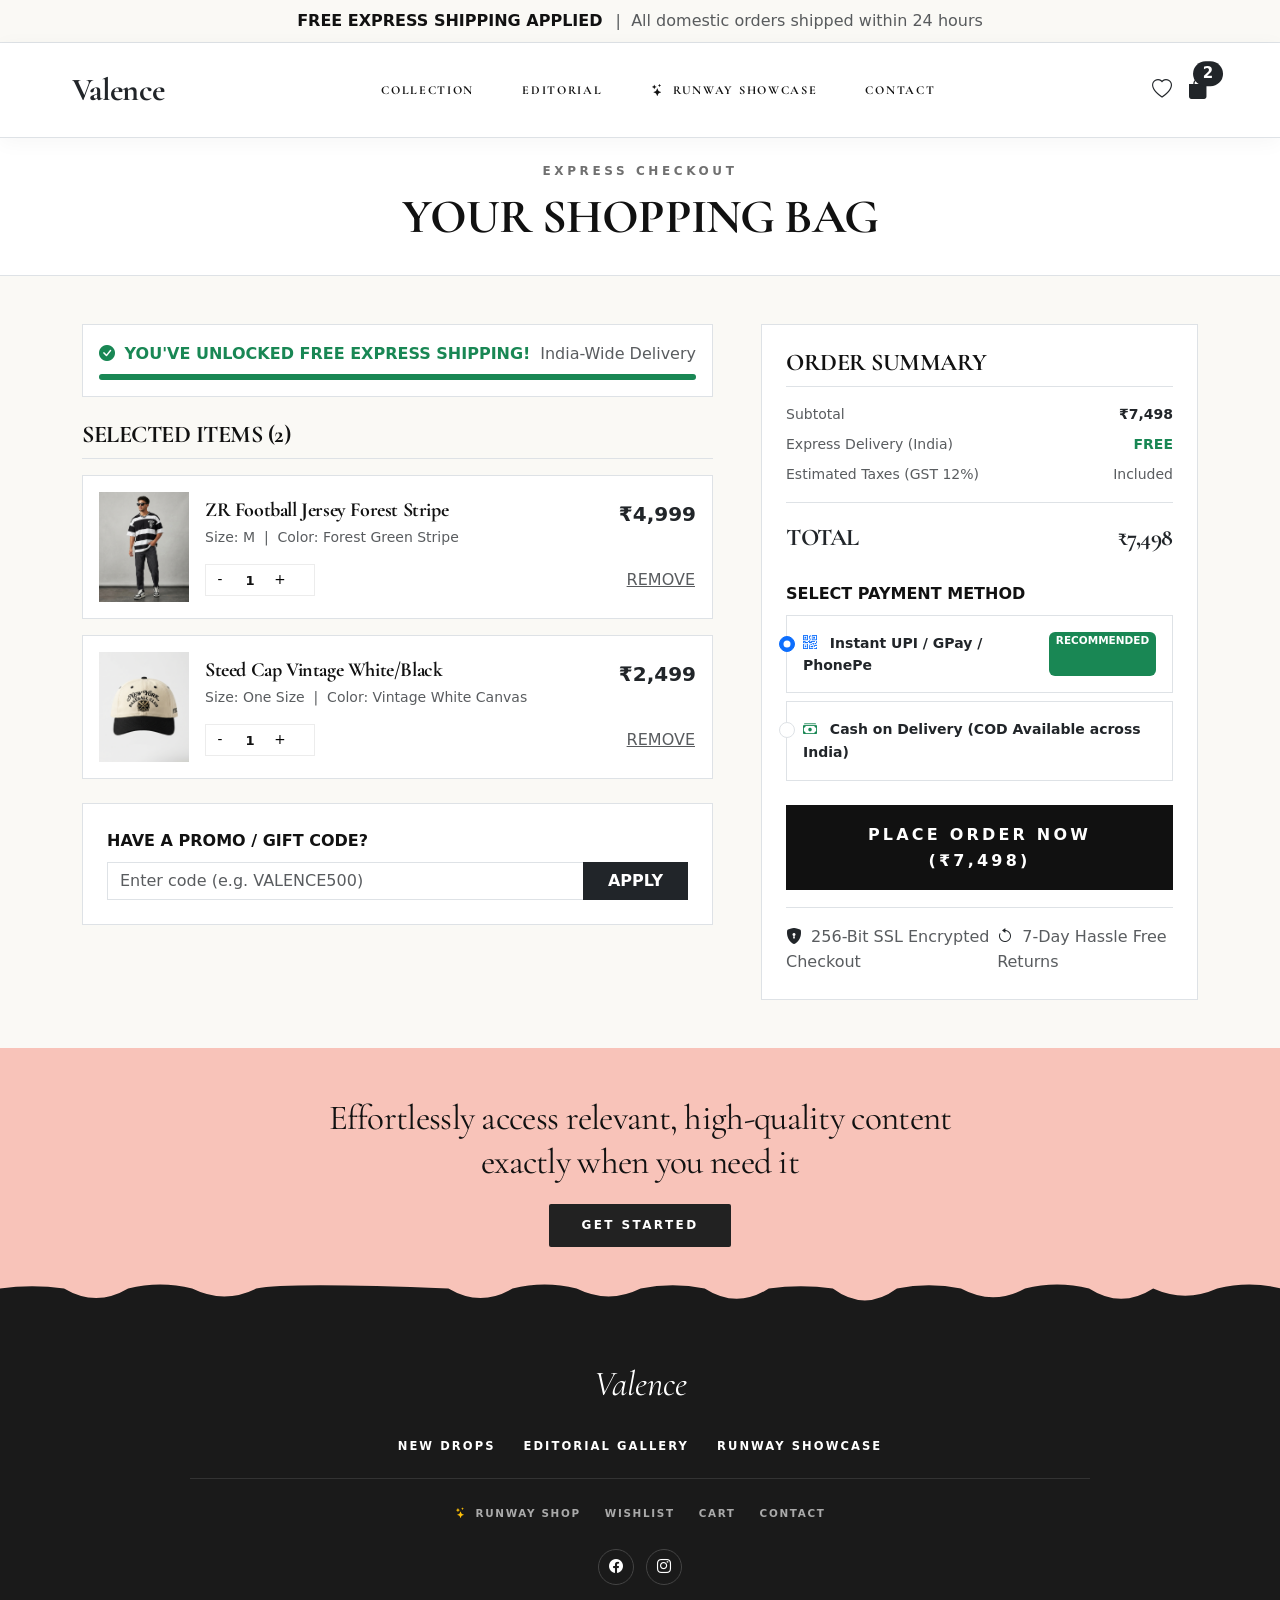
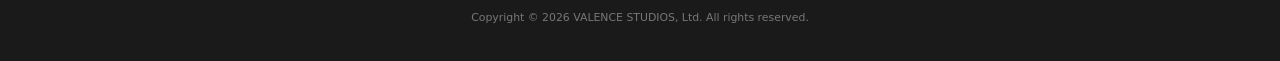
<file: fashion-website/cart.html>
<!DOCTYPE html>
<html lang="en">
<head>
  <meta charset="UTF-8">
  <meta name="viewport" content="width=device-width, initial-scale=1.0">
  <title>SHOPPING BAG & CHECKOUT — VALENCE STUDIOS</title>
  <meta name="description" content="Review your shopping bag and proceed to express checkout with UPI, GPay, or Cash on Delivery at VALENCE Studios.">

  <!-- Google Fonts & Icons -->
  <link rel="preconnect" href="https://fonts.googleapis.com">
  <link rel="preconnect" href="https://fonts.gstatic.com" crossorigin>
  <link href="https://fonts.googleapis.com/css2?family=Cormorant+Garamond:ital,wght@0,400;0,600;0,700;1,400&family=Inter:wght@300;400;500;600;700;800&display=swap" rel="stylesheet">
  <link rel="stylesheet" href="https://cdn.jsdelivr.net/npm/bootstrap-icons@1.11.3/font/bootstrap-icons.min.css">
  <link rel="stylesheet" href="https://cdn.jsdelivr.net/npm/bootstrap@5.3.3/dist/css/bootstrap.min.css">
  <link rel="stylesheet" href="css/style.css">
</head>
<body class="bg-cream">

  <!-- Editorial Announcement Bar -->
  <div class="announcement-editorial py-2 px-3 text-center border-bottom">
    <span class="announcement-text extra-small uppercase fw-bold tracking-widest me-2">FREE EXPRESS SHIPPING APPLIED</span>
    <span class="text-muted extra-small">| &nbsp;All domestic orders shipped within 24 hours</span>
  </div>

  <!-- Editorial Navigation Bar -->
  <header class="navbar-editorial sticky-top bg-white border-bottom">
    <div class="container-fluid px-lg-5">
      <div class="d-flex align-items-center justify-content-between py-3">
        <a href="index.html" class="nav-brand font-serif fs-2 fw-bold text-dark text-decoration-none">Valence</a>
        
        <ul class="d-none d-md-flex align-items-center gap-4 list-unstyled mb-0 font-serif fs-6">
          <li><a href="index.html#collection-section" class="nav-link-editorial">COLLECTION</a></li>
          <li><a href="index.html#asymmetric-section" class="nav-link-editorial">EDITORIAL</a></li>
          <li><a href="runway.html" class="nav-link-editorial text-gold"><i class="bi bi-stars me-1"></i> RUNWAY SHOWCASE</a></li>
          <li><a href="contact.html" class="nav-link-editorial">CONTACT</a></li>
        </ul>

        <div class="d-flex align-items-center gap-3">
          <a href="wishlist.html" class="text-dark fs-5 text-decoration-none" title="Wishlist"><i class="bi bi-heart"></i></a>
          <a href="cart.html" class="text-dark fs-5 text-decoration-none position-relative" title="Shopping Bag">
            <i class="bi bi-bag-fill text-dark"></i>
            <span class="position-absolute top-0 start-100 translate-middle badge rounded-pill bg-dark extra-small">2</span>
          </a>
        </div>
      </div>
    </div>
  </header>

  <!-- Page Header -->
  <section class="py-4 bg-white border-bottom text-center">
    <div class="container">
      <span class="section-tag">EXPRESS CHECKOUT</span>
      <h1 class="font-serif display-5 fw-bold mb-1">YOUR SHOPPING BAG</h1>
    </div>
  </section>

  <!-- Cart & Checkout Main Area -->
  <section class="py-5">
    <div class="container">
      <div class="row g-5">
        
        <!-- Left: Cart Items Table -->
        <div class="col-lg-7">
          
          <!-- Free Express Shipping Meter -->
          <div class="p-3 bg-white border mb-4">
            <div class="d-flex justify-content-between align-items-center mb-2">
              <span class="extra-small fw-bold text-uppercase text-success"><i class="bi bi-check-circle-fill me-1"></i> YOU'VE UNLOCKED FREE EXPRESS SHIPPING!</span>
              <span class="extra-small text-muted">India-Wide Delivery</span>
            </div>
            <div class="progress" style="height: 6px;">
              <div class="progress-bar bg-success" role="progressbar" style="width: 100%"></div>
            </div>
          </div>

          <h5 class="font-serif fs-4 fw-bold mb-3 pb-2 border-bottom">SELECTED ITEMS (2)</h5>

          <!-- Item 1 Card -->
          <div class="p-3 bg-white border mb-3 d-flex gap-3 align-items-center">
            <img src="images/product-5.jpg" alt="ZR Football Jersey" style="width: 90px; height: 110px; object-fit: cover;">
            
            <div class="flex-grow-1">
              <div class="d-flex justify-content-between align-items-start">
                <div>
                  <h6 class="font-serif fs-5 fw-bold mb-1">ZR Football Jersey Forest Stripe</h6>
                  <div class="small text-muted mb-2">Size: M &nbsp;|&nbsp; Color: Forest Green Stripe</div>
                </div>
                <div class="fs-5 fw-bold text-dark">₹4,999</div>
              </div>

              <div class="d-flex justify-content-between align-items-center mt-2">
                <div class="qty-control" style="width: 110px; height: 32px;">
                  <button class="qty-btn">-</button>
                  <span class="qty-val">1</span>
                  <button class="qty-btn">+</button>
                </div>
                <button class="btn btn-link text-muted extra-small text-decoration-underline p-0">REMOVE</button>
              </div>
            </div>
          </div>

          <!-- Item 2 Card -->
          <div class="p-3 bg-white border mb-4 d-flex gap-3 align-items-center">
            <img src="images/product-4.jpg" alt="Steed Cap Vintage" style="width: 90px; height: 110px; object-fit: cover;">
            
            <div class="flex-grow-1">
              <div class="d-flex justify-content-between align-items-start">
                <div>
                  <h6 class="font-serif fs-5 fw-bold mb-1">Steed Cap Vintage White/Black</h6>
                  <div class="small text-muted mb-2">Size: One Size &nbsp;|&nbsp; Color: Vintage White Canvas</div>
                </div>
                <div class="fs-5 fw-bold text-dark">₹2,499</div>
              </div>

              <div class="d-flex justify-content-between align-items-center mt-2">
                <div class="qty-control" style="width: 110px; height: 32px;">
                  <button class="qty-btn">-</button>
                  <span class="qty-val">1</span>
                  <button class="qty-btn">+</button>
                </div>
                <button class="btn btn-link text-muted extra-small text-decoration-underline p-0">REMOVE</button>
              </div>
            </div>
          </div>

          <!-- Promo Code Input -->
          <div class="p-4 bg-white border mb-4">
            <label class="form-label extra-small fw-bold uppercase tracking-wider mb-2">HAVE A PROMO / GIFT CODE?</label>
            <div class="input-group">
              <input type="text" class="form-control rounded-0" placeholder="Enter code (e.g. VALENCE500)">
              <button class="btn btn-dark rounded-0 uppercase extra-small fw-bold px-4">APPLY</button>
            </div>
          </div>

        </div>

        <!-- Right: Order Summary & Checkout -->
        <div class="col-lg-5">
          <div class="p-4 bg-white border sticky-top" style="top: 100px;">
            <h5 class="font-serif fs-4 fw-bold mb-3 pb-2 border-bottom">ORDER SUMMARY</h5>

            <div class="d-flex justify-content-between small text-muted mb-2">
              <span>Subtotal</span>
              <span class="fw-bold text-dark">₹7,498</span>
            </div>
            <div class="d-flex justify-content-between small text-muted mb-2">
              <span>Express Delivery (India)</span>
              <span class="text-success fw-bold">FREE</span>
            </div>
            <div class="d-flex justify-content-between small text-muted mb-3 pb-3 border-bottom">
              <span>Estimated Taxes (GST 12%)</span>
              <span>Included</span>
            </div>

            <div class="d-flex justify-content-between fs-4 font-serif fw-bold text-dark mb-4">
              <span>TOTAL</span>
              <span>₹7,498</span>
            </div>

            <!-- Payment Method Selector -->
            <div class="mb-4">
              <label class="form-label extra-small fw-bold uppercase tracking-wider mb-2">SELECT PAYMENT METHOD</label>
              <div class="form-check p-3 border mb-2 bg-cream">
                <input class="form-check-input" type="radio" name="paymentOption" id="payUPI" checked>
                <label class="form-check-label fw-bold small text-dark d-flex justify-content-between w-100" for="payUPI">
                  <span><i class="bi bi-qr-code text-primary me-2"></i> Instant UPI / GPay / PhonePe</span>
                  <span class="badge bg-success text-white extra-small">RECOMMENDED</span>
                </label>
              </div>
              <div class="form-check p-3 border bg-cream">
                <input class="form-check-input" type="radio" name="paymentOption" id="payCOD">
                <label class="form-check-label fw-bold small text-dark" for="payCOD">
                  <i class="bi bi-cash-stack text-success me-2"></i> Cash on Delivery (COD Available across India)
                </label>
              </div>
            </div>

            <button class="btn-editorial btn-editorial-dark w-100 btn-magnetic mb-3 py-3 fs-6">
              PLACE ORDER NOW (₹7,498)
            </button>

            <div class="d-flex justify-content-between align-items-center extra-small text-muted pt-3 border-top">
              <span><i class="bi bi-shield-lock-fill text-dark me-1"></i> 256-Bit SSL Encrypted Checkout</span>
              <span><i class="bi bi-arrow-counterclockwise text-dark me-1"></i> 7-Day Hassle Free Returns</span>
            </div>
          </div>
        </div>

      </div>
    </div>
  </section>

  <!-- Blush Pink CTA Banner -->
  <section class="pink-cta-banner">
    <h2 class="pink-cta-title">Effortlessly access relevant, high-quality content exactly when you need it</h2>
    <a href="runway.html" class="btn-dark-get-started">GET STARTED</a>
  </section>

  <!-- Paint Drops Separator -->
  <div class="footer-drops-wrapper">
    <svg class="footer-drops-svg" viewBox="0 0 1200 120" preserveAspectRatio="none" fill="#1A1A1A">
      <path d="M0,120 L1200,120 L1200,30 Q1170,5 1140,30 Q1110,75 1080,30 Q1050,95 1020,30 Q990,5 960,30 Q930,85 900,30 Q870,10 840,30 Q810,105 780,30 Q750,15 720,30 Q690,95 660,30 Q630,10 600,30 Q570,80 540,30 Q510,5 480,30 Q450,90 420,30 Q270,10 240,30 Q210,80 180,30 Q150,5 120,30 Q90,90 60,30 Q30,15 0,30 Z"></path>
    </svg>
  </div>

  <!-- Minimized Dark Luxury Footer -->
  <footer class="flaunter-dark-footer">
    <div class="container">
      <a href="index.html" class="flaunter-brand-logo">Valence</a>
      <ul class="flaunter-primary-nav">
        <li><a href="index.html#collection-section">NEW DROPS</a></li>
        <li><a href="index.html#asymmetric-section">EDITORIAL GALLERY</a></li>
        <li><a href="runway.html">RUNWAY SHOWCASE</a></li>
      </ul>
      <div class="flaunter-divider"></div>
      <ul class="flaunter-sub-nav">
        <li><a href="runway.html"><i class="bi bi-stars text-warning me-1"></i> RUNWAY SHOP</a></li>
        <li><a href="wishlist.html">WISHLIST</a></li>
        <li><a href="cart.html">CART</a></li>
        <li><a href="contact.html">CONTACT</a></li>
      </ul>
      <div class="flaunter-social-row">
        <a href="#" class="flaunter-social-btn" title="Facebook"><i class="bi bi-facebook"></i></a>
        <a href="#" class="flaunter-social-btn" title="Instagram"><i class="bi bi-instagram"></i></a>
      </div>
      <p class="flaunter-copy-text">Copyright © 2026 VALENCE STUDIOS, Ltd. All rights reserved.</p>
    </div>
  </footer>

  <script src="https://cdn.jsdelivr.net/npm/bootstrap@5.3.3/dist/js/bootstrap.bundle.min.js"></script>
</body>
</html>
</file>
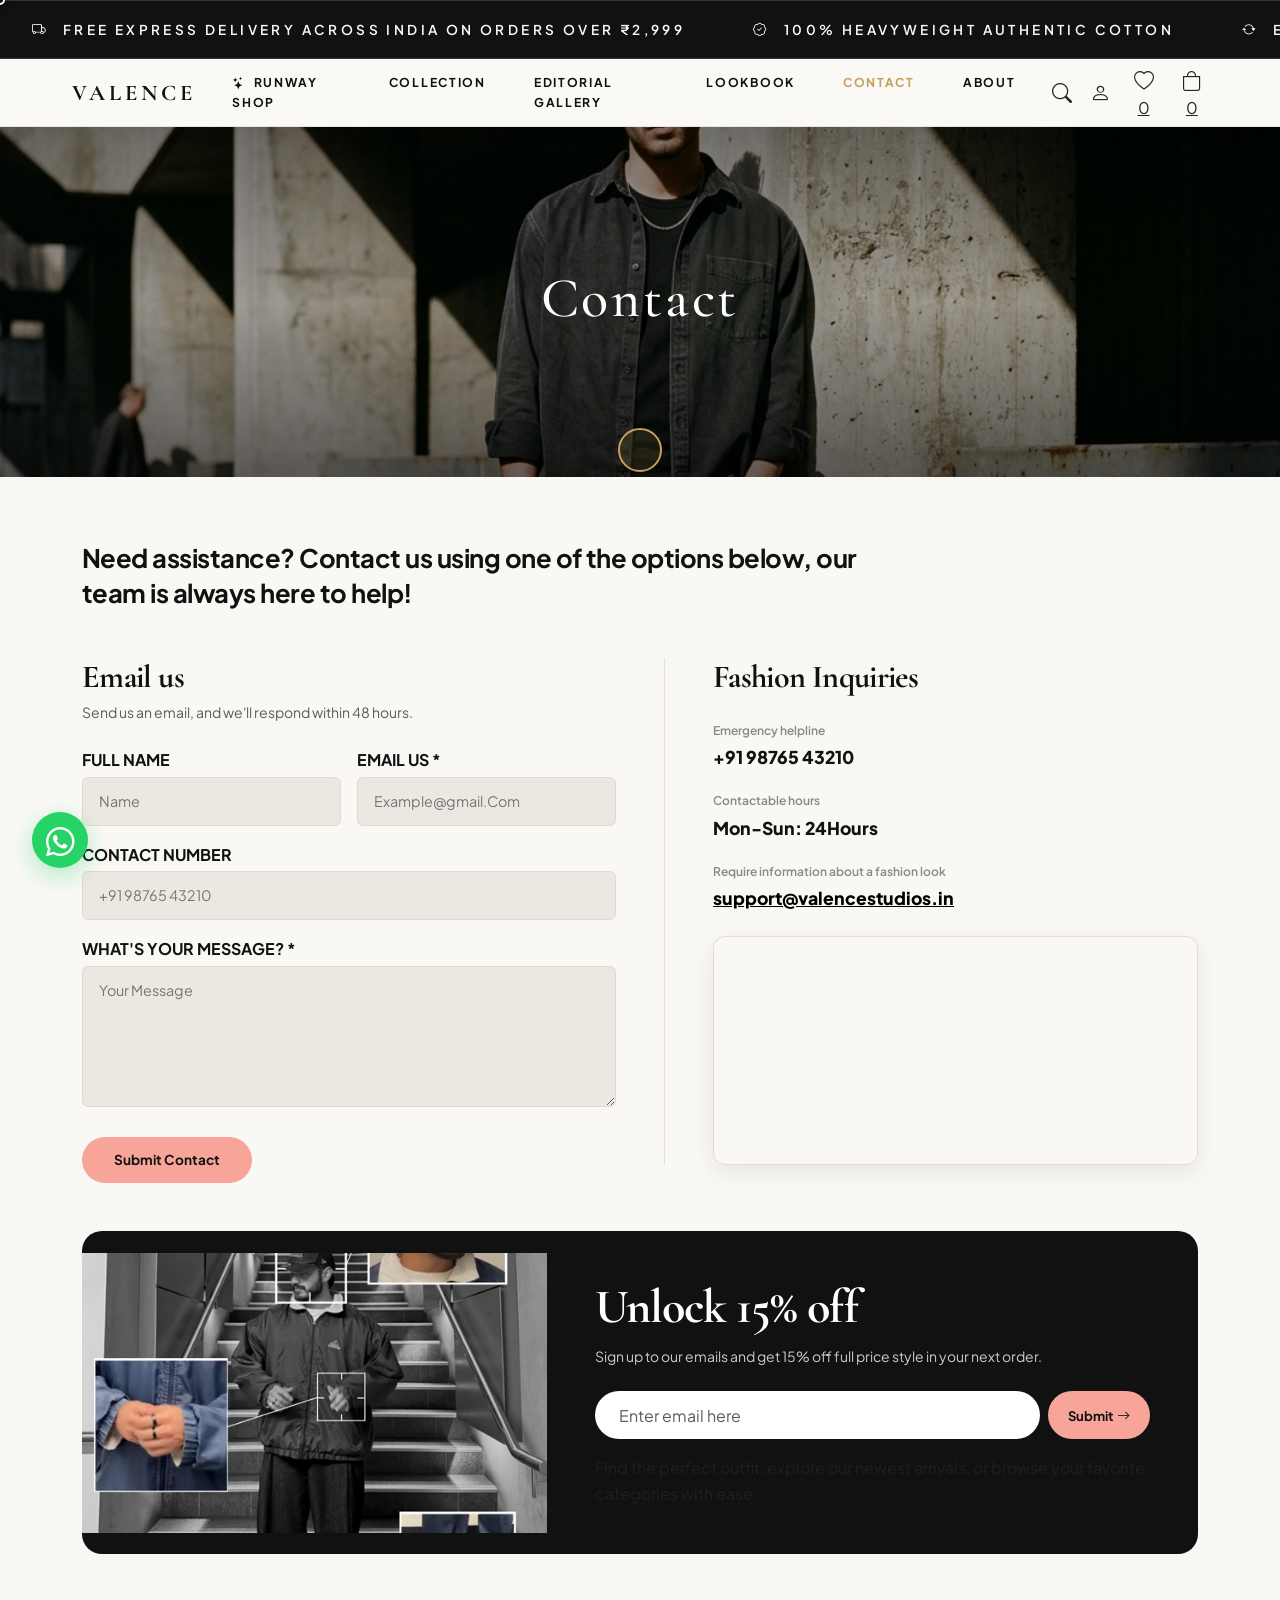
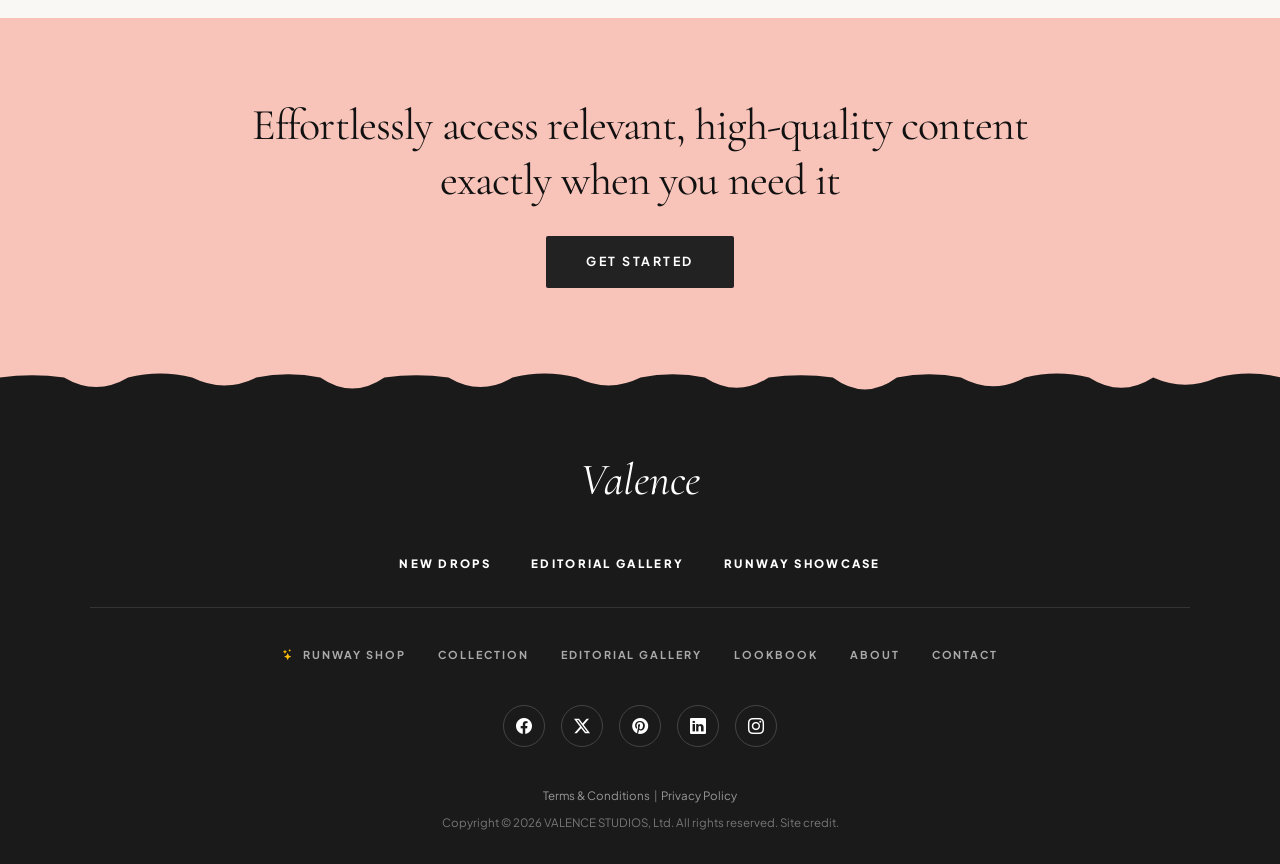
<file: fashion-website/contact.html>
<!DOCTYPE html>
<html lang="en">
<head>
  <meta charset="UTF-8">
  <meta name="viewport" content="width=device-width, initial-scale=1.0">
  <title>Contact Us — VALENCE STUDIOS India</title>
  <meta name="description" content="Get in touch with VALENCE STUDIOS. Contact our Mumbai fashion helpline, customer support, or send us an inquiry for luxury streetwear order assistance.">
  
  <!-- Favicon -->
  <link rel="icon" href="data:image/svg+xml,<svg xmlns=%22http://www.w3.org/2000/svg%22 viewBox=%220 0 100 100%22><text y=%22.9em%22 font-size=%2290%22>V</text></svg>">

  <!-- Google Fonts: Cormorant Garamond & Plus Jakarta Sans -->
  <link rel="preconnect" href="https://fonts.googleapis.com">
  <link rel="preconnect" href="https://fonts.gstatic.com" crossorigin>
  <link href="https://fonts.googleapis.com/css2?family=Cormorant+Garamond:ital,wght@0,400;0,500;0,600;1,400;1,600&family=Plus+Jakarta+Sans:wght@300;400;500;600;700;800&display=swap" rel="stylesheet">

  <!-- Bootstrap 5.3.3 CSS -->
  <link href="https://cdn.jsdelivr.net/npm/bootstrap@5.3.3/dist/css/bootstrap.min.css" rel="stylesheet">
  <!-- Bootstrap Icons 1.11.3 -->
  <link rel="stylesheet" href="https://cdn.jsdelivr.net/npm/bootstrap-icons@1.11.3/font/bootstrap-icons.min.css">

  <!-- Custom Stylesheet -->
  <link rel="stylesheet" href="css/style.css">
  
  <style>
    /* Dedicated Contact Page Custom Styling */
    .contact-hero-banner {
      position: relative;
      height: 350px;
      background-image: url('images/editorial-campaign.jpg');
      background-size: cover;
      background-position: center 30%;
      display: flex;
      align-items: center;
      justify-content: center;
    }

    .contact-hero-overlay {
      position: absolute;
      inset: 0;
      background: linear-gradient(180deg, rgba(0,0,0,0.5) 0%, rgba(0,0,0,0.3) 50%, rgba(0,0,0,0.6) 100%);
    }

    .contact-hero-title {
      position: relative;
      z-index: 2;
      color: #FFFFFF;
      font-family: 'Cormorant Garamond', serif;
      font-size: 3.5rem;
      font-weight: 500;
      letter-spacing: 0.05em;
    }

    .contact-intro-heading {
      font-family: 'Plus Jakarta Sans', sans-serif;
      font-size: 1.6rem;
      font-weight: 700;
      color: #111111;
      max-width: 800px;
      line-height: 1.35;
    }

    .contact-section-container {
      background-color: #FAF8F5;
      padding: 4rem 0;
    }

    .contact-form-input {
      background-color: #ECE8E1;
      border: 1px solid #E0DAD0;
      border-radius: 6px;
      padding: 0.75rem 1rem;
      font-size: 0.9rem;
      color: #111111;
      width: 100%;
      transition: border-color 0.25s ease, background-color 0.25s ease;
    }

    .contact-form-input:focus {
      outline: none;
      background-color: #FFFFFF;
      border-color: #111111;
      box-shadow: 0 0 0 3px rgba(17, 17, 17, 0.08);
    }

    .btn-submit-contact {
      background-color: #F8A599;
      color: #111111;
      font-weight: 700;
      font-size: 0.85rem;
      border: none;
      border-radius: 50px;
      padding: 0.75rem 2rem;
      transition: all 0.3s ease;
      cursor: pointer;
    }

    .btn-submit-contact:hover {
      background-color: #111111;
      color: #FFFFFF;
      transform: translateY(-2px);
    }

    .contact-info-panel {
      border-left: 1px solid #E5DFD5;
      padding-left: 3rem;
    }

    @media (max-width: 991.98px) {
      .contact-info-panel {
        border-left: none;
        border-top: 1px solid #E5DFD5;
        padding-left: 0;
        padding-top: 2.5rem;
        margin-top: 2.5rem;
      }
    }

    .info-label {
      font-size: 0.75rem;
      font-weight: 600;
      color: #888888;
      margin-bottom: 0.2rem;
    }

    .info-value-bold {
      font-size: 1.1rem;
      font-weight: 800;
      color: #111111;
      margin-bottom: 1.25rem;
    }

    .contact-map-frame {
      border-radius: 12px;
      overflow: hidden;
      box-shadow: 0 8px 25px rgba(0, 0, 0, 0.08);
      border: 1px solid #E2DCD2;
    }

    /* Newsletter Offer Card */
    .newsletter-promo-card {
      background-color: #111111;
      border-radius: 20px;
      overflow: hidden;
      color: #FFFFFF;
    }

    .newsletter-img-box {
      height: 100%;
      min-height: 280px;
      background-image: url('images/hero.jpg');
      background-size: cover;
      background-position: center;
    }

    .btn-newsletter-submit {
      background-color: #F8A599;
      color: #111111;
      font-weight: 700;
      font-size: 0.82rem;
      border-radius: 50px;
      padding: 0.5rem 1.25rem;
      border: none;
      transition: all 0.25s ease;
    }

    .btn-newsletter-submit:hover {
      background-color: #FFFFFF;
      color: #111111;
    }

    /* Flaunter-style Blush Pink CTA Banner */
    .pink-cta-banner {
      background-color: #F8C3B9;
      color: #111111;
      padding: 5rem 1.5rem;
      text-align: center;
      position: relative;
      overflow: hidden;
    }

    .pink-cta-title {
      font-family: 'Cormorant Garamond', serif;
      font-size: 2.75rem;
      font-weight: 400;
      color: #111111;
      max-width: 800px;
      margin: 0 auto 1.75rem auto;
      line-height: 1.25;
    }

    .btn-dark-get-started {
      background-color: #222222;
      color: #FFFFFF;
      font-weight: 700;
      font-size: 0.78rem;
      letter-spacing: 0.2em;
      text-transform: uppercase;
      padding: 1rem 2.5rem;
      border: none;
      border-radius: 2px;
      transition: all 0.3s ease;
      display: inline-block;
      text-decoration: none;
    }

    .btn-dark-get-started:hover {
      background-color: #000000;
      color: #F8C3B9;
      transform: translateY(-2px);
    }

    /* Flaunter-style Dark Luxe Footer */
    .flaunter-dark-footer {
      background-color: #1A1A1A;
      color: #CCCCCC;
      padding: 4.5rem 1.5rem 3rem 1.5rem;
      text-align: center;
      border-top: 1px solid #2B2B2B;
    }

    .flaunter-brand-logo {
      font-family: 'Cormorant Garamond', serif;
      font-size: 2.8rem;
      font-style: italic;
      color: #FFFFFF;
      margin-bottom: 2rem;
      display: inline-block;
      text-decoration: none;
    }

    .flaunter-primary-nav {
      display: flex;
      justify-content: center;
      gap: 2.5rem;
      list-style: none;
      padding: 0;
      margin-bottom: 2rem;
    }

    .flaunter-primary-nav a {
      color: #FFFFFF;
      font-size: 0.72rem;
      font-weight: 800;
      letter-spacing: 0.2em;
      text-transform: uppercase;
      text-decoration: none;
      transition: color 0.2s ease;
    }

    .flaunter-primary-nav a:hover {
      color: #F8C3B9;
    }

    .flaunter-divider {
      width: 100%;
      max-width: 1100px;
      height: 1px;
      background-color: #333333;
      margin: 0 auto 2rem auto;
    }

    .flaunter-sub-nav {
      display: flex;
      justify-content: center;
      gap: 2rem;
      flex-wrap: wrap;
      list-style: none;
      padding: 0;
      margin-bottom: 2.5rem;
    }

    .flaunter-sub-nav a {
      color: #AAAAAA;
      font-size: 0.68rem;
      font-weight: 700;
      letter-spacing: 0.18em;
      text-transform: uppercase;
      text-decoration: none;
      transition: color 0.2s ease;
    }

    .flaunter-sub-nav a:hover {
      color: #FFFFFF;
    }

    .flaunter-social-row {
      display: flex;
      justify-content: center;
      gap: 1rem;
      margin-bottom: 2.5rem;
    }

    .flaunter-social-btn {
      width: 42px;
      height: 42px;
      border: 1px solid #444444;
      border-radius: 50%;
      color: #FFFFFF;
      display: flex;
      align-items: center;
      justify-content: center;
      font-size: 1rem;
      text-decoration: none;
      transition: all 0.3s ease;
    }

    .flaunter-social-btn:hover {
      border-color: #F8C3B9;
      color: #F8C3B9;
      transform: translateY(-3px);
    }

    .flaunter-copy-text {
      font-size: 0.72rem;
      color: #777777;
      margin-bottom: 0;
    }

    .flaunter-copy-text a {
      color: #999999;
      text-decoration: none;
    }

    .flaunter-copy-text a:hover {
      color: #FFFFFF;
    }
  </style>
</head>
<body>

  <!-- =========================================================================
       HIGH VISIBILITY EDITORIAL CURSOR
       ========================================================================= -->
  <div class="custom-cursor-dot"></div>
  <div class="custom-cursor-follower"></div>

  <!-- FLOATING WHATSAPP BUTTON -->
  <a href="https://wa.me/919876543210?text=Hi%20VALENCE%20Studios,%20I%20have%20an%20inquiry%20regarding%20my%20order" target="_blank" class="whatsapp-float-btn" title="Chat on WhatsApp">
    <i class="bi bi-whatsapp"></i>
  </a>

  <!-- ANNOUNCEMENT MARQUEE BAR -->
  <div class="marquee-wrapper">
    <div class="marquee-content">
      <span class="marquee-item"><i class="bi bi-truck me-2"></i> FREE EXPRESS DELIVERY ACROSS INDIA ON ORDERS OVER ₹2,999</span>
      <span class="marquee-item"><i class="bi bi-patch-check me-2"></i> 100% HEAVYWEIGHT AUTHENTIC COTTON</span>
      <span class="marquee-item"><i class="bi bi-arrow-repeat me-2"></i> EASY 7-DAY RETURNS & EXCHANGES</span>
      <span class="marquee-item"><i class="bi bi-qr-code-scan me-2"></i> INSTANT UPI & COD AVAILABLE</span>
    </div>
  </div>

  <!-- NAVBAR -->
  <nav class="navbar navbar-expand-lg sticky-top bg-cream navbar-editorial">
    <div class="container-fluid px-lg-5">
      <a class="navbar-brand font-serif fs-2 fw-bold tracking-wider text-uppercase me-4" href="index.html">VALENCE</a>
      
      <button class="navbar-toggler border-0 shadow-none" type="button" data-bs-toggle="collapse" data-bs-target="#mainNavbar">
        <span class="navbar-toggler-icon"></span>
      </button>

      <div class="collapse navbar-collapse" id="mainNavbar">
        <ul class="navbar-nav mx-auto mb-2 mb-lg-0 extra-small fw-bold tracking-widest text-uppercase">
          <li class="nav-item me-lg-4">
            <a class="nav-link text-gold" href="runway.html"><i class="bi bi-stars me-1"></i> RUNWAY SHOP</a>
          </li>
          <li class="nav-item me-lg-4"><a class="nav-link" href="index.html#collection-section">COLLECTION</a></li>
          <li class="nav-item me-lg-4"><a class="nav-link" href="index.html#asymmetric-section">EDITORIAL GALLERY</a></li>
          <li class="nav-item me-lg-4"><a class="nav-link" href="index.html#lookbook-section">LOOKBOOK</a></li>
          <li class="nav-item me-lg-4"><a class="nav-link active" href="contact.html">CONTACT</a></li>
          <li class="nav-item me-lg-4"><a class="nav-link" href="index.html#story-section">ABOUT</a></li>
        </ul>

        <div class="d-flex align-items-center gap-3">
          <button class="btn btn-link p-0 text-dark" data-bs-toggle="modal" data-bs-target="#searchModal" title="Search"><i class="bi bi-search fs-5"></i></button>
          <button class="btn btn-link p-0 text-dark" data-bs-toggle="modal" data-bs-target="#accountModal" title="Account"><i class="bi bi-person fs-5"></i></button>
          <button class="btn btn-link p-0 text-dark position-relative" data-bs-toggle="offcanvas" data-bs-target="#cartOffcanvas" title="Wishlist">
            <i class="bi bi-heart fs-5"></i>
            <span class="badge-count" id="wishlist-count">0</span>
          </button>
          <button class="btn btn-link p-0 text-dark position-relative" data-bs-toggle="offcanvas" data-bs-target="#cartOffcanvas" title="Bag">
            <i class="bi bi-bag fs-5"></i>
            <span class="badge-count" id="cart-count">0</span>
          </button>
        </div>
      </div>
    </div>
  </nav>

  <!-- =========================================================================
       CONTACT HERO BANNER
       ========================================================================= -->
  <section class="contact-hero-banner">
    <div class="contact-hero-overlay"></div>
    <h1 class="contact-hero-title">Contact</h1>
  </section>

  <!-- =========================================================================
       CONTACT FORM & FASHION INQUIRIES SECTION (MATCHING USER REFERENCE UI)
       ========================================================================= -->
  <section class="contact-section-container">
    <div class="container" style="max-width: 1140px;">
      
      <div class="mb-5">
        <h2 class="contact-intro-heading">Need assistance? Contact us using one of the options below, our team is always here to help!</h2>
      </div>

      <div class="row g-5">
        
        <!-- LEFT: Email Us Form -->
        <div class="col-lg-6">
          <h3 class="font-serif fs-2 fw-bold mb-1">Email us</h3>
          <p class="text-muted small mb-4">Send us an email, and we'll respond within 48 hours.</p>

          <form id="contactForm" onsubmit="event.preventDefault(); alert('Thank you for contacting VALENCE Studios! Our Mumbai team will get back to you within 48 hours.');">
            <div class="row g-3">
              
              <div class="col-md-6 mb-3">
                <label class="form-label extra-small fw-bold text-uppercase tracking-wider mb-1">Full name</label>
                <input type="text" class="contact-form-input" placeholder="Name" required>
              </div>

              <div class="col-md-6 mb-3">
                <label class="form-label extra-small fw-bold text-uppercase tracking-wider mb-1">Email us *</label>
                <input type="email" class="contact-form-input" placeholder="Example@gmail.Com" required>
              </div>

            </div>

            <div class="mb-3">
              <label class="form-label extra-small fw-bold text-uppercase tracking-wider mb-1">Contact number</label>
              <input type="tel" class="contact-form-input" placeholder="+91 98765 43210">
            </div>

            <div class="mb-4">
              <label class="form-label extra-small fw-bold text-uppercase tracking-wider mb-1">What's your message? *</label>
              <textarea class="contact-form-input" rows="5" placeholder="Your Message" required></textarea>
            </div>

            <button type="submit" class="btn-submit-contact">Submit Contact</button>
          </form>
        </div>

        <!-- RIGHT: Fashion Inquiries & Interactive Google Map -->
        <div class="col-lg-6">
          <div class="contact-info-panel">
            <h3 class="font-serif fs-2 fw-bold mb-4">Fashion Inquiries</h3>

            <div class="mb-3">
              <div class="info-label">Emergency helpline</div>
              <div class="info-value-bold">+91 98765 43210</div>
            </div>

            <div class="mb-3">
              <div class="info-label">Contactable hours</div>
              <div class="info-value-bold">Mon-Sun: 24Hours</div>
            </div>

            <div class="mb-4">
              <div class="info-label">Require information about a fashion look</div>
              <div class="info-value-bold" style="color: #000000; text-decoration: underline;">support@valencestudios.in</div>
            </div>

            <!-- Embedded Google Map -->
            <div class="contact-map-frame">
              <iframe 
                src="https://www.google.com/maps/embed?pb=!1m18!1m12!1m3!1d3771.492589308182!2d72.8288!3d19.0596!2m3!1f0!2f0!3f0!3m2!1i1024!2i768!4f13.1!3m3!1m2!1s0x3be7c96c4a86a6cf%3A0x6b6c123456789abc!2sBandra%20West%2C%20Mumbai%2C%20Maharashtra%20400050!5e0!3m2!1sen!2sin!4v1700000000000!5m2!1sen!2sin" 
                width="100%" 
                height="220" 
                style="border:0;" 
                allowfullscreen="" 
                loading="lazy" 
                referrerpolicy="no-referrer-when-downgrade">
              </iframe>
            </div>

          </div>
        </div>

      </div>

      <!-- PROMO BANNER: UNLOCK 15% OFF (MATCHING REFERENCE UI CARD) -->
      <div class="newsletter-promo-card mt-5">
        <div class="row g-0 align-items-center">
          <div class="col-lg-5">
            <div class="newsletter-img-box"></div>
          </div>
          <div class="col-lg-7 p-4 p-md-5">
            <h2 class="font-serif display-5 fw-bold mb-2">Unlock 15% off</h2>
            <p class="small text-muted mb-4" style="color: #CCCCCC !important;">Sign up to our emails and get 15% off full price style in your next order.</p>

            <form class="d-flex gap-2 mb-3" onsubmit="event.preventDefault(); alert('Subscribed! Check your inbox for your 15% discount code.');">
              <input type="email" class="form-control rounded-pill px-4" placeholder="Enter email here" required style="background: #FFFFFF; border: none; height: 48px;">
              <button type="submit" class="btn-newsletter-submit d-flex align-items-center gap-1">Submit <i class="bi bi-arrow-right"></i></button>
            </form>

            <p class="extra-small text-muted mb-0">Find the perfect outfit, explore our newest arrivals, or browse your favorite categories with ease.</p>
          </div>
        </div>
      </div>

    </div>
  </section>

  <!-- =========================================================================
       FLAUNTER-STYLE BLUSH PINK CTA BANNER
       ========================================================================= -->
  <section class="pink-cta-banner">
    <h2 class="pink-cta-title">Effortlessly access relevant, high-quality content exactly when you need it</h2>
    <a href="runway.html" class="btn-dark-get-started">GET STARTED</a>
    </section>

  <!-- =========================================================================
       PAINT DROPS SVG SEPARATOR (MATCHING REFERENCE DROPS PATTERN)
       ========================================================================= -->
  <div class="footer-drops-wrapper">
    <svg class="footer-drops-svg" viewBox="0 0 1200 120" preserveAspectRatio="none" fill="#1A1A1A">
      <path d="M0,120 L1200,120 L1200,30 Q1170,5 1140,30 Q1110,75 1080,30 Q1050,95 1020,30 Q990,5 960,30 Q930,85 900,30 Q870,10 840,30 Q810,105 780,30 Q750,15 720,30 Q690,95 660,30 Q630,10 600,30 Q570,80 540,30 Q510,5 480,30 Q450,90 420,30 Q390,15 360,30 Q330,100 300,30 Q270,10 240,30 Q210,80 180,30 Q150,5 120,30 Q90,90 60,30 Q30,15 0,30 Z"></path>
    </svg>
  </div>

  <!-- =========================================================================
       FLAUNTER-STYLE DARK LUXURY FOOTER (MATCHING USER REFERENCE UI)
       ========================================================================= -->
  <footer class="flaunter-dark-footer">
    <div class="container">
      
      <a href="index.html" class="flaunter-brand-logo">Valence</a>

      <ul class="flaunter-primary-nav">
        <li><a href="index.html#collection-section">NEW DROPS</a></li>
        <li><a href="index.html#asymmetric-section">EDITORIAL GALLERY</a></li>
        <li><a href="runway.html">RUNWAY SHOWCASE</a></li>
      </ul>

      <div class="flaunter-divider"></div>

      <ul class="flaunter-sub-nav">
        <li><a href="runway.html"><i class="bi bi-stars text-warning me-1"></i> RUNWAY SHOP</a></li>
        <li><a href="index.html#collection-section">COLLECTION</a></li>
        <li><a href="index.html#asymmetric-section">EDITORIAL GALLERY</a></li>
        <li><a href="index.html#lookbook-section">LOOKBOOK</a></li>
        <li><a href="index.html#story-section">ABOUT</a></li>
        <li><a href="contact.html">CONTACT</a></li>
      </ul>

      <div class="flaunter-social-row">
        <a href="#" class="flaunter-social-btn" title="Facebook"><i class="bi bi-facebook"></i></a>
        <a href="#" class="flaunter-social-btn" title="Twitter"><i class="bi bi-twitter-x"></i></a>
        <a href="#" class="flaunter-social-btn" title="Pinterest"><i class="bi bi-pinterest"></i></a>
        <a href="#" class="flaunter-social-btn" title="LinkedIn"><i class="bi bi-linkedin"></i></a>
        <a href="#" class="flaunter-social-btn" title="Instagram"><i class="bi bi-instagram"></i></a>
      </div>

      <p class="flaunter-copy-text mb-2">
        <a href="#">Terms & Conditions</a> &nbsp;|&nbsp; <a href="#">Privacy Policy</a>
      </p>
      <p class="flaunter-copy-text">
        Copyright © 2026 VALENCE STUDIOS, Ltd. All rights reserved. Site credit.
      </p>

    </div>
  </footer>

  <!-- =========================================================================
       SHOPPING CART & WISHLIST OFFCANVAS & ACCOUNT MODALS
       ========================================================================= -->
  <div class="offcanvas offcanvas-end offcanvas-cart" tabindex="-1" id="cartOffcanvas">
    <div class="offcanvas-header border-bottom">
      <span class="font-serif fs-5 text-uppercase fw-bold">YOUR SHOPPING BAG</span>
      <button type="button" class="btn-close text-reset" data-bs-dismiss="offcanvas" aria-label="Close"></button>
    </div>
    
    <div class="offcanvas-body d-flex flex-column justify-content-between p-4">
      <div>
        <div class="bg-white p-3 mb-3 border">
          <div class="small fw-bold text-uppercase mb-1 text-center" id="free-shipping-text">
            Add ₹2,999 to unlock FREE Express Shipping across India
          </div>
          <div class="progress" style="height: 4px;">
            <div class="progress-bar bg-dark" role="progressbar" id="free-shipping-fill" style="width: 0%"></div>
          </div>
        </div>
        <div id="cart-items-container"></div>
      </div>

      <div class="border-top pt-3 mt-4">
        <div class="d-flex justify-content-between fs-5 font-serif mb-2">
          <span>SUBTOTAL</span>
          <span id="cart-subtotal" class="fw-bold">₹0</span>
        </div>
        <p class="text-muted extra-small mb-2">Includes GST. Express delivery & COD options at checkout.</p>
        
        <div class="d-flex gap-1 mb-3 flex-wrap">
          <span class="indian-pay-badge"><i class="bi bi-qr-code text-primary"></i> UPI</span>
          <span class="indian-pay-badge"><i class="bi bi-google text-danger"></i> GPay</span>
          <span class="indian-pay-badge"><i class="bi bi-phone text-purple"></i> PhonePe</span>
          <span class="indian-pay-badge"><i class="bi bi-cash-stack text-success"></i> COD</span>
        </div>

        <button class="btn-editorial btn-editorial-dark w-100 btn-magnetic mb-2">PROCEED TO CHECKOUT</button>
        <button class="btn-editorial btn-editorial-outline w-100" data-bs-dismiss="offcanvas">CONTINUE SHOPPING</button>
      </div>
    </div>
  </div>

  <div class="offcanvas offcanvas-end offcanvas-cart" tabindex="-1" id="wishlistOffcanvas">
    <div class="offcanvas-header border-bottom bg-cream">
      <div>
        <span class="text-uppercase extra-small text-gold fw-bold tracking-widest">SAVED ITEMS</span>
        <h4 class="font-serif fs-5 mb-0 fw-bold">MY WISHLIST (<span id="wishlist-drawer-count">3</span>)</h4>
      </div>
      <button type="button" class="btn-close text-reset" data-bs-dismiss="offcanvas" aria-label="Close"></button>
    </div>
    
    <div class="offcanvas-body d-flex flex-column justify-content-between p-4">
      <div>
        <div id="wishlist-items-container" class="d-flex flex-column gap-3">
          <div class="d-flex gap-3 p-3 bg-cream border align-items-center position-relative">
            <img src="images/product-5.jpg" alt="ZR Football Jersey" style="width: 70px; height: 85px; object-fit: cover;">
            <div class="flex-grow-1">
              <span class="badge bg-dark text-white extra-small uppercase mb-1">IN STOCK</span>
              <h6 class="fs-6 font-serif fw-bold mb-1">ZR Football Jersey Forest Stripe</h6>
              <div class="fw-bold text-dark fs-6 mb-2">₹4,999</div>
              <button class="btn btn-dark btn-sm rounded-0 extra-small uppercase fw-bold px-3 btn-move-wishlist-cart" data-id="prod-5">MOVE TO BAG</button>
            </div>
            <button class="btn btn-link text-muted p-0 position-absolute top-0 end-0 m-2" title="Remove"><i class="bi bi-x-lg"></i></button>
          </div>

          <div class="d-flex gap-3 p-3 bg-cream border align-items-center position-relative">
            <img src="images/product-2.jpg" alt="Boxy SS Overshirt" style="width: 70px; height: 85px; object-fit: cover;">
            <div class="flex-grow-1">
              <span class="badge bg-dark text-white extra-small uppercase mb-1">IN STOCK</span>
              <h6 class="fs-6 font-serif fw-bold mb-1">Boxy SS Overshirt Blue Stripe</h6>
              <div class="fw-bold text-dark fs-6 mb-2">₹5,999</div>
              <button class="btn btn-dark btn-sm rounded-0 extra-small uppercase fw-bold px-3 btn-move-wishlist-cart" data-id="prod-3">MOVE TO BAG</button>
            </div>
            <button class="btn btn-link text-muted p-0 position-absolute top-0 end-0 m-2" title="Remove"><i class="bi bi-x-lg"></i></button>
          </div>
        </div>
      </div>

      <div class="border-top pt-3 mt-4">
        <button class="btn-editorial btn-editorial-dark w-100 btn-magnetic mb-2" id="btn-move-all-wishlist">MOVE ALL TO BAG</button>
        <button class="btn-editorial btn-editorial-outline w-100" data-bs-dismiss="offcanvas">CONTINUE SHOPPING</button>
      </div>
    </div>
  </div>

  <div class="modal fade" id="accountModal" tabindex="-1" aria-hidden="true">
    <div class="modal-dialog modal-dialog-centered modal-lg">
      <div class="modal-content bg-cream border-0 rounded-0">
        <div class="modal-header border-bottom p-4">
          <ul class="nav nav-tabs border-0 flex-grow-1" id="accountTabsContact" role="tablist">
            <li class="nav-item" role="presentation">
              <button class="nav-link active font-serif fs-5 fw-bold text-dark text-uppercase border-0 bg-transparent ps-0" id="profile-tab-c" data-bs-toggle="tab" data-bs-target="#profile-tab-pane-c" type="button" role="tab">USER PROFILE & ORDERS</button>
            </li>
            <li class="nav-item" role="presentation">
              <button class="nav-link font-serif fs-5 fw-bold text-muted text-uppercase border-0 bg-transparent" id="login-tab-c" data-bs-toggle="tab" data-bs-target="#login-tab-pane-c" type="button" role="tab">SIGN IN / REGISTER</button>
            </li>
          </ul>
          <button type="button" class="btn-close" data-bs-dismiss="modal" aria-label="Close"></button>
        </div>
        <div class="modal-body p-4 p-md-5">
          <div class="tab-content" id="accountTabContentContact">
            
            <div class="tab-pane fade show active" id="profile-tab-pane-c" role="tabpanel" tabindex="0">
              <div class="d-flex align-items-center gap-3 p-3 bg-white border mb-4">
                <div class="bg-dark text-white rounded-circle d-flex align-items-center justify-content-center fw-bold fs-4" style="width: 54px; height: 54px;">
                  AK
                </div>
                <div class="flex-grow-1">
                  <div class="d-flex align-items-center gap-2 mb-1">
                    <h5 class="font-serif fs-5 fw-bold mb-0">Akila Krishnasamy</h5>
                    <span class="badge bg-gold text-dark extra-small fw-bold uppercase"><i class="bi bi-star-fill me-1"></i> VALENCE VIP</span>
                  </div>
                  <div class="small text-muted">akila.krishnasamy@gmail.com &nbsp;|&nbsp; +91 98765 43210</div>
                </div>
                <button class="btn btn-outline-dark btn-sm rounded-0 extra-small uppercase">EDIT PROFILE</button>
              </div>

              <h6 class="extra-small fw-bold text-uppercase tracking-wider text-muted mb-3">RECENT ORDERS & SHIPMENTS</h6>
              
              <div class="d-flex flex-column gap-3 mb-4">
                <div class="p-3 bg-white border">
                  <div class="d-flex justify-content-between align-items-center border-bottom pb-2 mb-3">
                    <div>
                      <span class="fw-bold text-dark me-2">ORDER #VAL-9842</span>
                      <span class="small text-muted">Placed on Sept 02, 2026</span>
                    </div>
                    <span class="badge bg-success text-white extra-small uppercase"><i class="bi bi-truck me-1"></i> DELIVERED</span>
                  </div>
                  
                  <div class="d-flex gap-3 align-items-center">
                    <img src="images/product-5.jpg" alt="Order product" style="width: 55px; height: 70px; object-fit: cover;">
                    <div class="flex-grow-1">
                      <div class="fw-bold text-dark fs-6">ZR Football Jersey Forest Stripe</div>
                      <div class="small text-muted">Size: M &nbsp;|&nbsp; Qty: 1 &nbsp;|&nbsp; Price: ₹4,999</div>
                    </div>
                    <div class="text-end">
                      <div class="fw-bold fs-6">₹4,999</div>
                      <a href="#" class="extra-small text-decoration-underline text-dark">INVOICE (PDF)</a>
                    </div>
                  </div>
                </div>
              </div>

              <div class="row g-3">
                <div class="col-md-6">
                  <div class="p-3 bg-white border h-100">
                    <div class="d-flex justify-content-between align-items-center mb-2">
                      <span class="extra-small fw-bold text-uppercase text-muted">SAVED SHIPPING ADDRESS</span>
                      <i class="bi bi-geo-alt text-dark"></i>
                    </div>
                    <div class="fw-bold text-dark small mb-1">Akila Krishnasamy</div>
                    <div class="small text-muted">
                      104 Sunset Boulevard, Turner Road,<br>
                      Bandra West, Mumbai, Maharashtra - 400050<br>
                      Phone: +91 98765 43210
                    </div>
                  </div>
                </div>
                <div class="col-md-6">
                  <div class="p-3 bg-white border h-100">
                    <div class="d-flex justify-content-between align-items-center mb-2">
                      <span class="extra-small fw-bold text-uppercase text-muted">FIT PREFERENCES</span>
                      <i class="bi bi-rulers text-dark"></i>
                    </div>
                    <div class="small mb-1"><strong class="text-dark">Top Size:</strong> Medium (M)</div>
                    <div class="small mb-1"><strong class="text-dark">Waist:</strong> 32 Inches</div>
                    <div class="small"><strong class="text-dark">Style Preferred:</strong> Boxy Oversized</div>
                  </div>
                </div>
              </div>

            </div>

            <div class="tab-pane fade" id="login-tab-pane-c" role="tabpanel" tabindex="0">
              <form id="account-login-form-c">
                <div class="mb-3">
                  <label class="form-label extra-small fw-bold uppercase tracking-wider">EMAIL ADDRESS *</label>
                  <input type="email" class="form-control rounded-0" placeholder="Enter your email address..." required>
                </div>
                <div class="mb-3">
                  <label class="form-label extra-small fw-bold uppercase tracking-wider">PASSWORD *</label>
                  <input type="password" class="form-control rounded-0" placeholder="••••••••••••" required>
                </div>
                <button type="submit" class="btn-editorial btn-editorial-dark w-100 mb-3">SIGN IN TO VALENCE</button>
              </form>
            </div>

          </div>
        </div>
      </div>
    </div>
  </div>

  <div class="modal fade" id="searchModal" tabindex="-1" aria-hidden="true">
    <div class="modal-dialog modal-dialog-top modal-lg">
      <div class="modal-content bg-cream p-4 border-0 rounded-0">
        <div class="d-flex align-items-center justify-content-between pb-3 border-bottom mb-4">
          <input type="text" class="form-control border-0 bg-transparent fs-4 font-serif ps-0" placeholder="Search products, collections, categories..." autofocus>
          <button type="button" class="btn-close" data-bs-dismiss="modal" aria-label="Close"></button>
        </div>
      </div>
    </div>
  </div>

  <!-- Scripts -->
  <script src="https://cdn.jsdelivr.net/npm/bootstrap@5.3.3/dist/js/bootstrap.bundle.min.js"></script>
  <script src="js/script.js"></script>
</body>
</html>
</file>
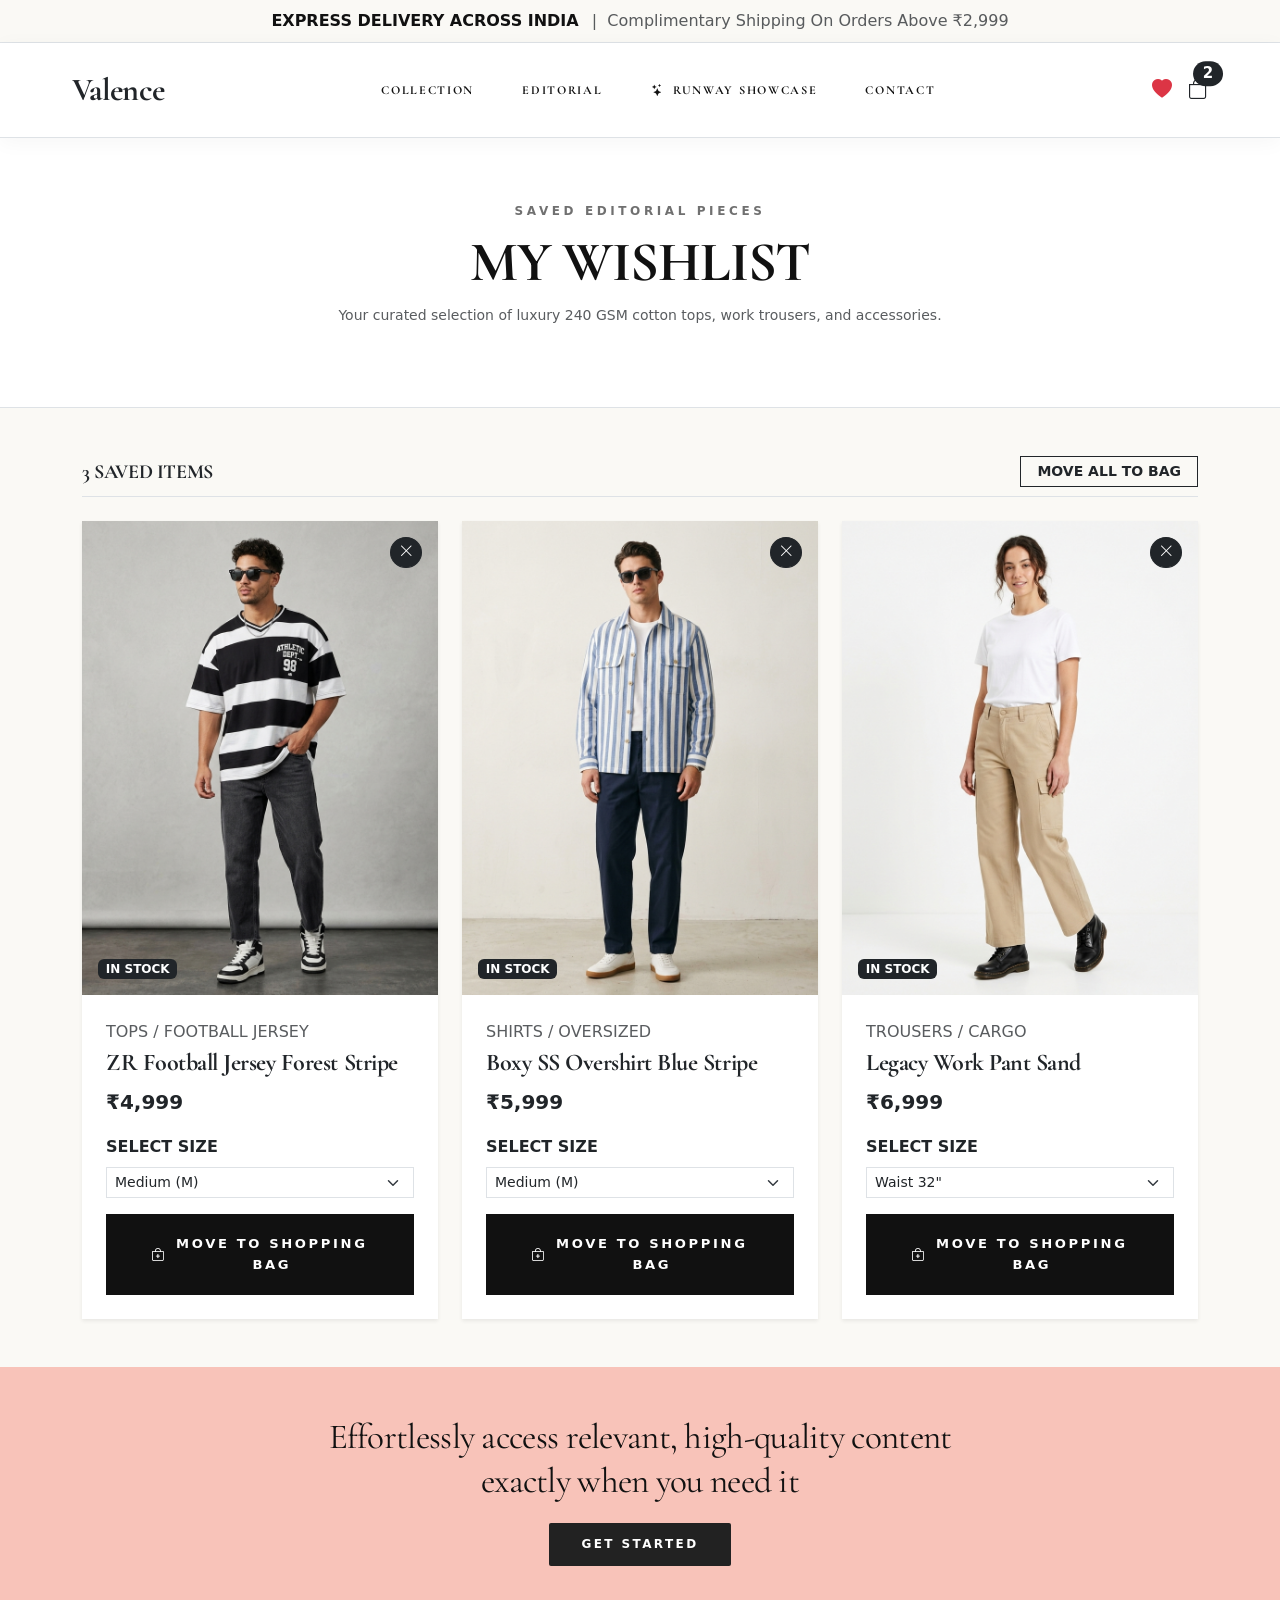
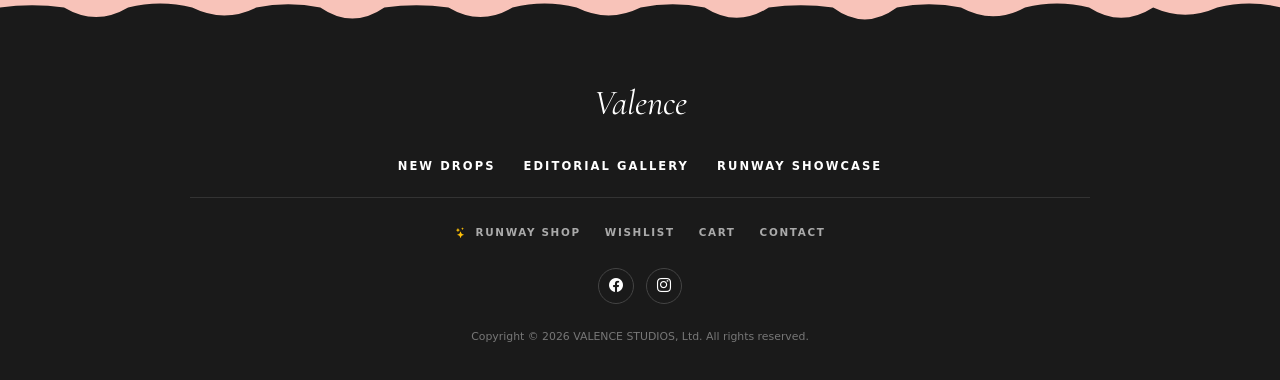
<file: fashion-website/wishlist.html>
<!DOCTYPE html>
<html lang="en">
<head>
  <meta charset="UTF-8">
  <meta name="viewport" content="width=device-width, initial-scale=1.0">
  <title>MY SAVED WISHLIST — VALENCE STUDIOS</title>
  <meta name="description" content="View your saved editorial luxury streetwear pieces at VALENCE Studios.">

  <!-- Google Fonts & Icons -->
  <link rel="preconnect" href="https://fonts.googleapis.com">
  <link rel="preconnect" href="https://fonts.gstatic.com" crossorigin>
  <link href="https://fonts.googleapis.com/css2?family=Cormorant+Garamond:ital,wght@0,400;0,600;0,700;1,400&family=Inter:wght@300;400;500;600;700;800&display=swap" rel="stylesheet">
  <link rel="stylesheet" href="https://cdn.jsdelivr.net/npm/bootstrap-icons@1.11.3/font/bootstrap-icons.min.css">
  <link rel="stylesheet" href="https://cdn.jsdelivr.net/npm/bootstrap@5.3.3/dist/css/bootstrap.min.css">
  <link rel="stylesheet" href="css/style.css">
</head>
<body class="bg-cream">

  <!-- Editorial Announcement Bar -->
  <div class="announcement-editorial py-2 px-3 text-center border-bottom">
    <span class="announcement-text extra-small uppercase fw-bold tracking-widest me-2">EXPRESS DELIVERY ACROSS INDIA</span>
    <span class="text-muted extra-small">| &nbsp;Complimentary Shipping On Orders Above ₹2,999</span>
  </div>

  <!-- Editorial Navigation Bar -->
  <header class="navbar-editorial sticky-top bg-white border-bottom">
    <div class="container-fluid px-lg-5">
      <div class="d-flex align-items-center justify-content-between py-3">
        <a href="index.html" class="nav-brand font-serif fs-2 fw-bold text-dark text-decoration-none">Valence</a>
        
        <ul class="d-none d-md-flex align-items-center gap-4 list-unstyled mb-0 font-serif fs-6">
          <li><a href="index.html#collection-section" class="nav-link-editorial">COLLECTION</a></li>
          <li><a href="index.html#asymmetric-section" class="nav-link-editorial">EDITORIAL</a></li>
          <li><a href="runway.html" class="nav-link-editorial text-gold"><i class="bi bi-stars me-1"></i> RUNWAY SHOWCASE</a></li>
          <li><a href="contact.html" class="nav-link-editorial">CONTACT</a></li>
        </ul>

        <div class="d-flex align-items-center gap-3">
          <a href="wishlist.html" class="text-dark fs-5 text-decoration-none" title="Wishlist"><i class="bi bi-heart-fill text-danger"></i></a>
          <a href="cart.html" class="text-dark fs-5 text-decoration-none position-relative" title="Shopping Bag">
            <i class="bi bi-bag"></i>
            <span class="position-absolute top-0 start-100 translate-middle badge rounded-pill bg-dark extra-small" id="cart-badge-count">2</span>
          </a>
        </div>
      </div>
    </div>
  </header>

  <!-- Page Header -->
  <section class="py-5 bg-white border-bottom text-center">
    <div class="container py-3">
      <span class="section-tag">SAVED EDITORIAL PIECES</span>
      <h1 class="font-serif display-4 fw-bold mb-2">MY WISHLIST</h1>
      <p class="text-muted small max-w-md mx-auto">
        Your curated selection of luxury 240 GSM cotton tops, work trousers, and accessories.
      </p>
    </div>
  </section>

  <!-- Wishlist Grid Content -->
  <section class="py-5">
    <div class="container">
      
      <div class="d-flex justify-content-between align-items-center mb-4 pb-2 border-bottom">
        <span class="font-serif fs-5 fw-bold text-dark" id="wishlist-total-title">3 SAVED ITEMS</span>
        <button class="btn btn-outline-dark btn-sm rounded-0 extra-small uppercase fw-bold px-3" id="wishlist-move-all">MOVE ALL TO BAG</button>
      </div>

      <div class="row g-4" id="wishlist-grid">
        
        <!-- Wishlist Card 1 -->
        <div class="col-lg-4 col-md-6" id="wishlist-card-1">
          <div class="card border-0 rounded-0 bg-white h-100 shadow-sm position-relative overflow-hidden">
            <button class="btn btn-dark btn-sm rounded-circle position-absolute top-0 end-0 m-3 z-3 remove-wishlist-item" data-target="wishlist-card-1" title="Remove Item">
              <i class="bi bi-x-lg"></i>
            </button>
            
            <div class="position-relative" style="aspect-ratio: 3/4; overflow: hidden; background: #ECE8DD;">
              <img src="images/product-5.jpg" alt="ZR Football Jersey" class="w-100 h-100 object-fit-cover">
              <span class="badge bg-dark text-white position-absolute bottom-0 start-0 m-3 extra-small uppercase">IN STOCK</span>
            </div>

            <div class="card-body p-4 d-flex flex-column justify-content-between">
              <div>
                <span class="extra-small text-muted uppercase tracking-wider mb-1 d-block">TOPS / FOOTBALL JERSEY</span>
                <h5 class="font-serif fs-4 fw-bold mb-2">ZR Football Jersey Forest Stripe</h5>
                <div class="fs-5 fw-bold text-dark mb-3">₹4,999</div>
                
                <div class="mb-3">
                  <label class="form-label extra-small fw-bold uppercase tracking-wider">SELECT SIZE</label>
                  <select class="form-select form-select-sm rounded-0">
                    <option value="S">Small (S)</option>
                    <option value="M" selected>Medium (M)</option>
                    <option value="L">Large (L)</option>
                    <option value="XL">Extra Large (XL)</option>
                  </select>
                </div>
              </div>

              <button class="btn-editorial btn-editorial-dark w-100 btn-magnetic btn-add-wishlist-item" data-id="prod-5">
                <i class="bi bi-bag-plus me-2"></i> MOVE TO SHOPPING BAG
              </button>
            </div>
          </div>
        </div>

        <!-- Wishlist Card 2 -->
        <div class="col-lg-4 col-md-6" id="wishlist-card-2">
          <div class="card border-0 rounded-0 bg-white h-100 shadow-sm position-relative overflow-hidden">
            <button class="btn btn-dark btn-sm rounded-circle position-absolute top-0 end-0 m-3 z-3 remove-wishlist-item" data-target="wishlist-card-2" title="Remove Item">
              <i class="bi bi-x-lg"></i>
            </button>
            
            <div class="position-relative" style="aspect-ratio: 3/4; overflow: hidden; background: #ECE8DD;">
              <img src="images/product-2.jpg" alt="Boxy SS Overshirt" class="w-100 h-100 object-fit-cover">
              <span class="badge bg-dark text-white position-absolute bottom-0 start-0 m-3 extra-small uppercase">IN STOCK</span>
            </div>

            <div class="card-body p-4 d-flex flex-column justify-content-between">
              <div>
                <span class="extra-small text-muted uppercase tracking-wider mb-1 d-block">SHIRTS / OVERSIZED</span>
                <h5 class="font-serif fs-4 fw-bold mb-2">Boxy SS Overshirt Blue Stripe</h5>
                <div class="fs-5 fw-bold text-dark mb-3">₹5,999</div>
                
                <div class="mb-3">
                  <label class="form-label extra-small fw-bold uppercase tracking-wider">SELECT SIZE</label>
                  <select class="form-select form-select-sm rounded-0">
                    <option value="S">Small (S)</option>
                    <option value="M" selected>Medium (M)</option>
                    <option value="L">Large (L)</option>
                  </select>
                </div>
              </div>

              <button class="btn-editorial btn-editorial-dark w-100 btn-magnetic btn-add-wishlist-item" data-id="prod-3">
                <i class="bi bi-bag-plus me-2"></i> MOVE TO SHOPPING BAG
              </button>
            </div>
          </div>
        </div>

        <!-- Wishlist Card 3 -->
        <div class="col-lg-4 col-md-6" id="wishlist-card-3">
          <div class="card border-0 rounded-0 bg-white h-100 shadow-sm position-relative overflow-hidden">
            <button class="btn btn-dark btn-sm rounded-circle position-absolute top-0 end-0 m-3 z-3 remove-wishlist-item" data-target="wishlist-card-3" title="Remove Item">
              <i class="bi bi-x-lg"></i>
            </button>
            
            <div class="position-relative" style="aspect-ratio: 3/4; overflow: hidden; background: #ECE8DD;">
              <img src="images/product-3.jpg" alt="Legacy Work Pant Sand" class="w-100 h-100 object-fit-cover">
              <span class="badge bg-dark text-white position-absolute bottom-0 start-0 m-3 extra-small uppercase">IN STOCK</span>
            </div>

            <div class="card-body p-4 d-flex flex-column justify-content-between">
              <div>
                <span class="extra-small text-muted uppercase tracking-wider mb-1 d-block">TROUSERS / CARGO</span>
                <h5 class="font-serif fs-4 fw-bold mb-2">Legacy Work Pant Sand</h5>
                <div class="fs-5 fw-bold text-dark mb-3">₹6,999</div>
                
                <div class="mb-3">
                  <label class="form-label extra-small fw-bold uppercase tracking-wider">SELECT SIZE</label>
                  <select class="form-select form-select-sm rounded-0">
                    <option value="30">Waist 30"</option>
                    <option value="32" selected>Waist 32"</option>
                    <option value="34">Waist 34"</option>
                  </select>
                </div>
              </div>

              <button class="btn-editorial btn-editorial-dark w-100 btn-magnetic btn-add-wishlist-item" data-id="prod-4">
                <i class="bi bi-bag-plus me-2"></i> MOVE TO SHOPPING BAG
              </button>
            </div>
          </div>
        </div>

      </div>

    </div>
  </section>

  <!-- Blush Pink CTA Banner -->
  <section class="pink-cta-banner">
    <h2 class="pink-cta-title">Effortlessly access relevant, high-quality content exactly when you need it</h2>
    <a href="runway.html" class="btn-dark-get-started">GET STARTED</a>
  </section>

  <!-- Paint Drops Separator -->
  <div class="footer-drops-wrapper">
    <svg class="footer-drops-svg" viewBox="0 0 1200 120" preserveAspectRatio="none" fill="#1A1A1A">
      <path d="M0,120 L1200,120 L1200,30 Q1170,5 1140,30 Q1110,75 1080,30 Q1050,95 1020,30 Q990,5 960,30 Q930,85 900,30 Q870,10 840,30 Q810,105 780,30 Q750,15 720,30 Q690,95 660,30 Q630,10 600,30 Q570,80 540,30 Q510,5 480,30 Q450,90 420,30 Q390,15 360,30 Q330,100 300,30 Q270,10 240,30 Q210,80 180,30 Q150,5 120,30 Q90,90 60,30 Q30,15 0,30 Z"></path>
    </svg>
  </div>

  <!-- Minimized Dark Luxury Footer -->
  <footer class="flaunter-dark-footer">
    <div class="container">
      <a href="index.html" class="flaunter-brand-logo">Valence</a>
      <ul class="flaunter-primary-nav">
        <li><a href="index.html#collection-section">NEW DROPS</a></li>
        <li><a href="index.html#asymmetric-section">EDITORIAL GALLERY</a></li>
        <li><a href="runway.html">RUNWAY SHOWCASE</a></li>
      </ul>
      <div class="flaunter-divider"></div>
      <ul class="flaunter-sub-nav">
        <li><a href="runway.html"><i class="bi bi-stars text-warning me-1"></i> RUNWAY SHOP</a></li>
        <li><a href="wishlist.html">WISHLIST</a></li>
        <li><a href="cart.html">CART</a></li>
        <li><a href="contact.html">CONTACT</a></li>
      </ul>
      <div class="flaunter-social-row">
        <a href="#" class="flaunter-social-btn" title="Facebook"><i class="bi bi-facebook"></i></a>
        <a href="#" class="flaunter-social-btn" title="Instagram"><i class="bi bi-instagram"></i></a>
      </div>
      <p class="flaunter-copy-text">Copyright © 2026 VALENCE STUDIOS, Ltd. All rights reserved.</p>
    </div>
  </footer>

  <script src="https://cdn.jsdelivr.net/npm/bootstrap@5.3.3/dist/js/bootstrap.bundle.min.js"></script>
  <script>
    document.querySelectorAll('.remove-wishlist-item').forEach(btn => {
      btn.addEventListener('click', () => {
        const id = btn.getAttribute('data-target');
        const card = document.getElementById(id);
        if (card) {
          card.style.opacity = '0';
          card.style.transform = 'scale(0.9)';
          card.style.transition = 'all 0.3s ease';
          setTimeout(() => card.remove(), 300);
        }
      });
    });
  </script>
</body>
</html>
</file>
<file: css/style.css>
/* ==========================================================================
   VALENCE STUDIOS - MODERN INDIAN FASHION WEB APPLICATION STYLESHEET
   Bootstrap 5 Luxury Streetwear Custom Stylesheet
   ========================================================================== */

/* --------------------------------------------------------------------------
   1. CSS VARIABLES & DESIGN SYSTEM
   -------------------------------------------------------------------------- */
:root {
  --bg-cream: #FAF9F5;
  --bg-cream-alt: #F4F0E6;
  --bg-dark: #111111;
  --bg-card: #FFFFFF;
  --text-dark: #111111;
  --text-muted: #707070;
  --text-light: #FAF9F5;
  --border-light: rgba(17, 17, 17, 0.08);
  --border-dark: rgba(255, 255, 255, 0.15);
  --accent-gold: #C5A059;
  --accent-tan: #C8B89A;
  --accent-red: #D93838;
  --accent-whatsapp: #25D366;
  
  --font-serif: 'Cormorant Garamond', 'Cinzel', serif;
  --font-sans: 'Plus Jakarta Sans', system-ui, -apple-system, sans-serif;
  
  --ease-out-expo: cubic-bezier(0.16, 1, 0.3, 1);
  --transition-slow: all 0.8s cubic-bezier(0.16, 1, 0.3, 1);
  --transition-main: all 0.4s cubic-bezier(0.16, 1, 0.3, 1);
  --transition-fast: all 0.2s ease;

  --nav-height: 52px;
}

/* --------------------------------------------------------------------------
   2. GLOBAL RESETS & TYPOGRAPHY
   -------------------------------------------------------------------------- */
* {
  box-sizing: border-box;
  margin: 0;
  padding: 0;
}

html {
  scroll-behavior: smooth;
  font-size: 16px;
}

body {
  font-family: var(--font-sans);
  background-color: var(--bg-cream);
  color: var(--text-dark);
  line-height: 1.6;
  overflow-x: hidden;
  -webkit-font-smoothing: antialiased;
  -moz-osx-font-smoothing: grayscale;
}

h1, h2, h3, h4, h5, h6,
.font-serif,
.navbar-brand,
.hero-title,
.section-title,
.campaign-title,
.asymmetric-title {
  font-family: var(--font-serif);
  font-weight: 500;
  letter-spacing: -0.02em;
}

a {
  color: inherit;
  text-decoration: none;
  transition: var(--transition-fast);
}

a:hover {
  color: var(--accent-gold);
}

button {
  border: none;
  outline: none;
  background: transparent;
  font-family: inherit;
}

/* --------------------------------------------------------------------------
   3. PRELOADER
   -------------------------------------------------------------------------- */
#preloader {
  position: fixed;
  top: 0;
  left: 0;
  width: 100vw;
  height: 100vh;
  background-color: var(--bg-dark);
  color: var(--text-light);
  z-index: 99999;
  display: flex;
  flex-direction: column;
  justify-content: center;
  align-items: center;
  transition: opacity 0.8s var(--ease-out-expo), visibility 0.8s ease;
}

#preloader.loaded {
  opacity: 0;
  visibility: hidden;
  pointer-events: none;
}

.loader-brand {
  font-family: var(--font-serif);
  font-size: 2.75rem;
  letter-spacing: 0.25em;
  text-transform: uppercase;
  margin-bottom: 0.5rem;
  opacity: 0;
  transform: translateY(20px);
  animation: preloaderTextIn 0.8s 0.2s forwards var(--ease-out-expo);
}

.loader-sub {
  font-size: 0.75rem;
  letter-spacing: 0.3em;
  text-transform: uppercase;
  color: var(--accent-gold);
  margin-bottom: 2rem;
  opacity: 0;
  animation: preloaderTextIn 0.8s 0.4s forwards var(--ease-out-expo);
}

.loader-bar-bg {
  width: 180px;
  height: 2px;
  background-color: rgba(255, 255, 255, 0.15);
  overflow: hidden;
  position: relative;
}

.loader-bar-fill {
  position: absolute;
  top: 0;
  left: 0;
  height: 100%;
  width: 0%;
  background-color: var(--text-light);
  transition: width 1.2s var(--ease-out-expo);
}

@keyframes preloaderTextIn {
  to {
    opacity: 1;
    transform: translateY(0);
  }
}

/* --------------------------------------------------------------------------
   4. STUNNING HIGH-VISIBILITY EDITORIAL CURSOR DESIGN
   -------------------------------------------------------------------------- */
.custom-cursor-dot {
  position: fixed;
  top: 0;
  left: 0;
  width: 10px;
  height: 10px;
  background-color: #111111;
  border: 2px solid #FFFFFF;
  border-radius: 50%;
  pointer-events: none !important;
  z-index: 999999;
  transform: translate(-50%, -50%);
  transition: opacity 0.3s ease, background-color 0.3s ease, border-color 0.3s ease;
  box-shadow: 0 0 8px rgba(0, 0, 0, 0.4);
}

.custom-cursor-follower {
  position: fixed;
  top: 0;
  left: 0;
  width: 44px;
  height: 44px;
  border: 2px solid var(--accent-gold);
  background-color: rgba(197, 160, 89, 0.12);
  border-radius: 50%;
  pointer-events: none !important;
  z-index: 999998;
  transform: translate(-50%, -50%);
  transition: width 0.3s var(--ease-out-expo),
              height 0.3s var(--ease-out-expo),
              background-color 0.3s ease,
              border-color 0.3s ease,
              color 0.3s ease;
  display: flex;
  align-items: center;
  justify-content: center;
  font-size: 0.65rem;
  font-weight: 800;
  letter-spacing: 0.15em;
  text-transform: uppercase;
  color: #111111;
}

/* Hover expand active state */
.custom-cursor-follower.hover-active {
  width: 76px;
  height: 76px;
  background-color: #111111;
  border-color: var(--accent-gold);
  color: #FFFFFF;
  box-shadow: 0 10px 30px rgba(0, 0, 0, 0.3);
}

.custom-cursor-follower.hover-active::after {
  content: attr(data-text);
}

.custom-cursor-follower.hover-explore {
  width: 88px;
  height: 88px;
  background-color: #FFFFFF;
  border-color: #111111;
  color: #111111;
  box-shadow: 0 10px 30px rgba(0, 0, 0, 0.2);
}

/* Dark mode section adjustments */
.custom-cursor-dot.is-dark {
  background-color: #FFFFFF;
  border-color: #111111;
  box-shadow: 0 0 10px rgba(255, 255, 255, 0.8);
}
.custom-cursor-follower.is-dark {
  border-color: #FFFFFF;
  background-color: rgba(255, 255, 255, 0.2);
  color: #FFFFFF;
}

@media (max-width: 991.98px) {
  .custom-cursor-dot,
  .custom-cursor-follower {
    display: none !important;
  }
}

/* --------------------------------------------------------------------------
   5. NAVBAR & ANNOUNCEMENT BAR
   -------------------------------------------------------------------------- */
.top-announcement-bar,
.marquee-wrapper {
  background-color: #111111;
  color: #FAF9F5;
  font-size: 0.72rem;
  font-weight: 500;
  letter-spacing: 0.15em;
  text-transform: uppercase;
  position: relative;
  z-index: 1050;
}

/* Outfit Category Badge Alignment Fix */
.outfit-category-badge {
  display: inline-flex;
  align-items: center;
  gap: 0.35rem;
  font-size: 0.68rem;
  font-weight: 800;
  letter-spacing: 0.12em;
  text-transform: uppercase;
  color: #C5A059;
  background-color: rgba(197, 160, 89, 0.08);
  padding: 0.3rem 0.65rem;
  border-radius: 2px;
  border: 1px solid rgba(197, 160, 89, 0.2);
  line-height: 1.2;
}

.runway-card-heart {
  font-size: 1.1rem;
  color: #AAAAAA;
  cursor: pointer;
  transition: all 0.2s ease;
  line-height: 1;
  margin-left: auto;
}

.runway-card-heart:hover,
.runway-card-heart.active {
  color: #D93838;
}

.navbar-editorial {
  position: sticky;
  top: 0;
  left: 0;
  width: 100%;
  min-height: 52px;
  background-color: rgba(250, 249, 245, 0.96);
  backdrop-filter: blur(15px);
  -webkit-backdrop-filter: blur(15px);
  border-bottom: 1px solid rgba(17, 17, 17, 0.08);
  box-shadow: 0 4px 20px rgba(0, 0, 0, 0.04);
  z-index: 1040;
  padding: 0.35rem 1.5rem;
  transition: all 0.3s ease;
}

.navbar-editorial .navbar-brand {
  font-size: 1.4rem !important;
  font-weight: 700;
  letter-spacing: 0.18em;
  text-transform: uppercase;
  color: #111111 !important;
  transition: color 0.3s ease;
}

.navbar-editorial .nav-link,
.nav-link-editorial {
  font-size: 0.76rem;
  font-weight: 700;
  letter-spacing: 0.14em;
  text-transform: uppercase;
  color: #111111 !important;
  padding: 0.35rem 0.75rem !important;
  position: relative;
  transition: color 0.3s ease;
}

.navbar-editorial .nav-link:hover,
.nav-link-editorial:hover,
.navbar-editorial .nav-link.active {
  color: var(--accent-gold) !important;
}

.navbar-editorial.scrolled .nav-link-editorial {
  color: var(--text-dark);
}

.nav-link-editorial::after {
  content: '';
  position: absolute;
  bottom: 0;
  left: 1rem;
  right: 1rem;
  height: 1px;
  background-color: currentColor;
  transform: scaleX(0);
  transform-origin: right;
  transition: transform 0.35s var(--ease-out-expo);
}

.nav-link-editorial:hover::after {
  transform: scaleX(1);
  transform-origin: left;
}

.nav-icon-btn {
  font-size: 1.2rem;
  color: #111111 !important;
  padding: 0.4rem 0.5rem;
  position: relative;
  transition: color 0.3s ease, transform 0.2s ease;
  display: inline-flex;
  align-items: center;
  justify-content: center;
  text-decoration: none;
}

.navbar-editorial .nav-icon-btn {
  color: #111111 !important;
}

.nav-icon-btn:hover {
  color: var(--accent-gold) !important;
  transform: translateY(-2px);
}

.cart-badge {
  position: absolute;
  top: -2px;
  right: -2px;
  background-color: #111111 !important;
  color: #FFFFFF !important;
  font-size: 0.6rem;
  font-weight: 800;
  width: 18px;
  height: 18px;
  border-radius: 50%;
  display: flex;
  align-items: center;
  justify-content: center;
  line-height: 1;
}

.navbar-editorial.scrolled .cart-badge {
  background-color: #111111 !important;
  color: #FFFFFF !important;
}

/* Mobile Offcanvas Nav */
.offcanvas-editorial {
  background-color: var(--bg-cream);
  width: 100vw;
  max-width: 420px;
}

.offcanvas-editorial .offcanvas-header {
  padding: 1.5rem 2rem;
  border-bottom: 1px solid var(--border-light);
}

.offcanvas-editorial .nav-link-mobile {
  font-family: var(--font-serif);
  font-size: 2.25rem;
  color: var(--text-dark);
  display: block;
  padding: 0.75rem 0;
  border-bottom: 1px solid var(--border-light);
  transition: padding-left 0.3s ease;
}

.offcanvas-editorial .nav-link-mobile:hover {
  padding-left: 1rem;
  color: var(--accent-gold);
}

/* --------------------------------------------------------------------------
   6. CINEMATIC HERO SECTION
   -------------------------------------------------------------------------- */
.hero-section {
  position: relative;
  width: 100%;
  height: 100vh;
  min-height: 650px;
  display: flex;
  align-items: center;
  justify-content: center;
  overflow: hidden;
  background-color: #0b0b0b;
}

@media (max-width: 767.98px) {
  .hero-section {
    height: 90vh;
    min-height: 560px;
  }
}

.hero-bg-wrapper {
  position: absolute;
  top: -5%;
  left: -5%;
  width: 110%;
  height: 110%;
  z-index: 1;
}

.hero-bg-img {
  width: 100%;
  height: 100%;
  object-fit: cover;
  object-position: center 25%;
  transform: scale(1.08);
  transition: transform 10s cubic-bezier(0.25, 1, 0.5, 1);
  filter: brightness(0.85) contrast(1.05);
}

.hero-section.is-loaded .hero-bg-img {
  transform: scale(1);
}

.hero-overlay {
  position: absolute;
  inset: 0;
  background: linear-gradient(
    180deg,
    rgba(0, 0, 0, 0.45) 0%,
    rgba(0, 0, 0, 0.2) 40%,
    rgba(0, 0, 0, 0.65) 100%
  );
  z-index: 2;
}

.film-grain {
  position: absolute;
  inset: 0;
  background-image: radial-gradient(rgba(255, 255, 255, 0.04) 1px, transparent 0);
  background-size: 4px 4px;
  pointer-events: none;
  z-index: 3;
  opacity: 0.7;
}

.hero-content {
  position: relative;
  z-index: 4;
  text-align: center;
  color: #FFFFFF;
  max-width: 920px;
  padding: 0 1.5rem;
  margin-top: 40px;
}

.hero-tag {
  font-size: 0.75rem;
  font-weight: 600;
  letter-spacing: 0.35em;
  text-transform: uppercase;
  color: var(--accent-gold);
  margin-bottom: 1.25rem;
  display: inline-block;
  opacity: 0;
  transform: translateY(25px);
  animation: heroFadeUp 0.8s 0.6s forwards var(--ease-out-expo);
}

.hero-title {
  font-size: clamp(3rem, 7.5vw, 6.5rem);
  line-height: 0.95;
  font-weight: 400;
  text-transform: uppercase;
  margin-bottom: 1.5rem;
  text-shadow: 0 4px 30px rgba(0, 0, 0, 0.35);
  opacity: 0;
  transform: translateY(35px);
  animation: heroFadeUp 1s 0.8s forwards var(--ease-out-expo);
}

.hero-subtitle {
  font-size: clamp(0.85rem, 1.8vw, 1.15rem);
  font-weight: 400;
  letter-spacing: 0.22em;
  text-transform: uppercase;
  color: rgba(255, 255, 255, 0.9);
  margin-bottom: 2.5rem;
  opacity: 0;
  transform: translateY(35px);
  animation: heroFadeUp 1s 1s forwards var(--ease-out-expo);
}

.hero-cta {
  opacity: 0;
  transform: translateY(35px);
  animation: heroFadeUp 1s 1.2s forwards var(--ease-out-expo);
}

@keyframes heroFadeUp {
  to {
    opacity: 1;
    transform: translateY(0);
  }
}

/* --------------------------------------------------------------------------
   7. BUTTONS & MAGNETIC EFFECT
   -------------------------------------------------------------------------- */
.btn-editorial {
  display: inline-flex;
  align-items: center;
  justify-content: center;
  padding: 1.15rem 2.75rem;
  font-size: 0.82rem;
  font-weight: 600;
  letter-spacing: 0.2em;
  text-transform: uppercase;
  border-radius: 0;
  transition: var(--transition-main);
  position: relative;
  overflow: hidden;
  z-index: 1;
}

.btn-editorial-light {
  background-color: #FFFFFF;
  color: var(--text-dark);
  border: 1px solid #FFFFFF;
}

.btn-editorial-light:hover {
  background-color: var(--text-dark);
  color: #FFFFFF;
  border-color: var(--text-dark);
}

.btn-editorial-dark {
  background-color: var(--text-dark);
  color: #FFFFFF;
  border: 1px solid var(--text-dark);
}

.btn-editorial-dark:hover {
  background-color: transparent;
  color: var(--text-dark);
}

.btn-editorial-outline {
  background-color: transparent;
  color: var(--text-dark);
  border: 1px solid var(--text-dark);
}

.btn-editorial-outline:hover {
  background-color: var(--text-dark);
  color: #FFFFFF;
}

.btn-magnetic {
  will-change: transform;
  transition: transform 0.25s cubic-bezier(0.25, 1, 0.5, 1), background-color 0.3s ease, color 0.3s ease;
}

/* --------------------------------------------------------------------------
   8. EDITORIAL SPLIT-SCREEN RUNWAY SHOP EXPERIENCE (65% LEFT / 35% RIGHT)
   -------------------------------------------------------------------------- */
.split-shop-section {
  position: relative;
  width: 100%;
  min-height: 100vh;
  background-color: var(--bg-cream-alt);
  border-top: 1px solid var(--border-light);
  border-bottom: 1px solid var(--border-light);
}

.split-shop-left {
  position: relative;
  height: 100vh;
  min-height: 600px;
  background-color: #F1ECE1;
  display: flex;
  align-items: center;
  justify-content: center;
  padding: 3rem;
  overflow: hidden;
  border-right: 1px solid var(--border-light);
}

.featured-look-wrapper {
  position: relative;
  width: 100%;
  height: 100%;
  display: flex;
  flex-direction: column;
  justify-content: space-between;
}

.look-season-tag {
  font-size: 0.72rem;
  font-weight: 700;
  letter-spacing: 0.3em;
  text-transform: uppercase;
  color: var(--text-muted);
  position: absolute;
  top: 1rem;
  left: 1rem;
  z-index: 5;
}

.featured-img-box {
  width: 100%;
  height: 100%;
  display: flex;
  align-items: center;
  justify-content: center;
  position: relative;
  overflow: hidden;
}

.featured-split-img {
  max-width: 90%;
  max-height: 75vh;
  object-fit: contain;
  transition: opacity 0.5s ease, transform 0.6s var(--ease-out-expo);
  transform: scale(1);
  filter: drop-shadow(0 15px 35px rgba(0, 0, 0, 0.12));
}

.featured-split-img.switching {
  opacity: 0;
  transform: scale(0.96);
}

.featured-look-info {
  position: absolute;
  bottom: 1rem;
  left: 1rem;
  z-index: 5;
  background: rgba(250, 249, 245, 0.92);
  backdrop-filter: blur(12px);
  padding: 1.5rem 2rem;
  border: 1px solid var(--border-light);
  max-width: 450px;
  transition: all 0.4s var(--ease-out-expo);
}

.look-number {
  font-size: 0.75rem;
  font-weight: 700;
  letter-spacing: 0.25em;
  text-transform: uppercase;
  color: var(--accent-gold);
  margin-bottom: 0.25rem;
}

.featured-title {
  font-family: var(--font-serif);
  font-size: 1.75rem;
  margin-bottom: 0.25rem;
}

.featured-price {
  font-size: 1.1rem;
  font-weight: 700;
  color: var(--text-dark);
}

/* RIGHT PANEL - 35% WIDTH VERTICAL PRODUCT LIST */
.split-shop-right {
  height: 100vh;
  display: flex;
  flex-direction: column;
  background-color: var(--bg-cream);
}

.split-panel-header {
  padding: 2rem 2.5rem 1.25rem 2.5rem;
  border-bottom: 1px solid var(--border-light);
  background-color: var(--bg-cream);
  z-index: 2;
}

.vertical-product-list {
  flex: 1;
  overflow-y: auto;
  padding: 1.5rem 2.5rem;
  scrollbar-width: none;
}

.vertical-product-list::-webkit-scrollbar {
  display: none;
}

.split-product-card {
  display: flex;
  align-items: center;
  gap: 1.25rem;
  padding: 1rem;
  margin-bottom: 1rem;
  background-color: #FFFFFF;
  border: 1px solid var(--border-light);
  border-radius: 3px;
  cursor: pointer;
  position: relative;
  transition: all 0.35s var(--ease-out-expo);
}

.split-product-card:hover,
.split-product-card.active {
  background-color: #FAF6ED;
  border-color: var(--text-dark);
  transform: translateX(6px);
  box-shadow: 0 8px 25px rgba(0, 0, 0, 0.05);
}

.split-card-img-box {
  width: 75px;
  height: 95px;
  background-color: #ECE8DD;
  overflow: hidden;
  position: relative;
  flex-shrink: 0;
}

.split-card-img {
  width: 100%;
  height: 100%;
  object-fit: cover;
  transition: transform 0.5s ease;
}

.split-product-card:hover .split-card-img {
  transform: scale(1.08);
}

.split-card-details {
  flex: 1;
}

.split-card-title {
  font-family: var(--font-sans);
  font-size: 0.9rem;
  font-weight: 600;
  margin-bottom: 0.25rem;
  transition: transform 0.3s ease;
}

.split-product-card:hover .split-card-title {
  transform: translateY(-2px);
}

.split-card-price {
  font-size: 0.88rem;
  font-weight: 600;
  color: var(--text-dark);
}

.split-card-actions {
  display: flex;
  align-items: center;
  gap: 0.5rem;
}

.split-heart-btn {
  width: 32px;
  height: 32px;
  display: flex;
  align-items: center;
  justify-content: center;
  font-size: 1rem;
  color: var(--text-muted);
  transition: all 0.25s ease;
  opacity: 0.5;
}

.split-product-card:hover .split-heart-btn,
.split-heart-btn.active {
  opacity: 1;
  color: var(--accent-red);
}

.split-plus-btn {
  width: 34px;
  height: 34px;
  background-color: var(--text-dark);
  color: #FFFFFF;
  border-radius: 50%;
  display: flex;
  align-items: center;
  justify-content: center;
  font-size: 1.1rem;
  transition: transform 0.4s var(--ease-out-expo), background-color 0.3s ease;
}

.split-product-card:hover .split-plus-btn {
  transform: rotate(90deg);
  background-color: var(--accent-gold);
}

/* Split-Shop Look Counter & Progress Bar */
.look-counter-badge {
  font-size: 0.72rem;
  font-weight: 700;
  letter-spacing: 0.2em;
  color: var(--text-dark);
  background-color: rgba(255, 255, 255, 0.85);
  border: 1px solid var(--border-light);
  padding: 4px 10px;
  border-radius: 20px;
}

.split-progress-wrapper {
  width: 100%;
  height: 3px;
  background-color: rgba(17, 17, 17, 0.08);
  border-radius: 2px;
  overflow: hidden;
}

.split-progress-bar {
  height: 100%;
  background-color: var(--text-dark);
  transition: width 0.5s var(--ease-out-expo);
}

.featured-look-info.switching {
  opacity: 0;
  transform: translateY(12px);
}

/* QuickView Thumbnails & Selectors */
.qv-thumb-item {
  width: 60px;
  height: 75px;
  border: 2px solid transparent;
  cursor: pointer;
  overflow: hidden;
  opacity: 0.6;
  transition: all 0.3s ease;
  flex-shrink: 0;
}

.qv-thumb-item.active,
.qv-thumb-item:hover {
  opacity: 1;
  border-color: var(--text-dark);
}

.qv-thumb-img {
  width: 100%;
  height: 100%;
  object-fit: cover;
}

.color-selector-btn {
  font-size: 0.75rem;
  font-weight: 600;
  letter-spacing: 0.1em;
  padding: 6px 14px;
  background-color: #FFFFFF;
  border: 1px solid var(--border-light);
  color: var(--text-dark);
  transition: all 0.25s ease;
  cursor: pointer;
}

.color-selector-btn.active,
.color-selector-btn:hover {
  background-color: var(--text-dark);
  color: #FFFFFF;
  border-color: var(--text-dark);
}

.size-selector-btn {
  min-width: 44px;
  height: 40px;
  padding: 0 12px;
  font-size: 0.8rem;
  font-weight: 700;
  background-color: #FFFFFF;
  border: 1px solid var(--border-light);
  color: var(--text-dark);
  display: inline-flex;
  align-items: center;
  justify-content: center;
  transition: all 0.25s ease;
  cursor: pointer;
}

.size-selector-btn.active,
.size-selector-btn:hover {
  background-color: var(--text-dark);
  color: #FFFFFF;
  border-color: var(--text-dark);
}

@media (max-width: 991.98px) {
  .split-shop-left,
  .split-shop-right {
    height: auto;
    min-height: initial;
  }
  .split-shop-left {
    height: 70vh;
    padding: 1.5rem;
  }
  .vertical-product-list {
    display: flex;
    overflow-x: auto;
    gap: 1rem;
    padding: 1.5rem;
  }
  .split-product-card {
    flex: 0 0 260px;
    margin-bottom: 0;
  }
}

/* --------------------------------------------------------------------------
   9. MARQUEE ANNOUNCEMENT BANNER
   -------------------------------------------------------------------------- */
.marquee-wrapper {
  background-color: var(--bg-dark);
  color: var(--text-light);
  padding: 1.1rem 0;
  overflow: hidden;
  white-space: nowrap;
  user-select: none;
  border-top: 1px solid var(--border-dark);
  border-bottom: 1px solid var(--border-dark);
}

.marquee-content {
  display: inline-block;
  animation: marquee 30s linear infinite;
}

.marquee-item {
  display: inline-block;
  font-size: 0.85rem;
  font-weight: 600;
  letter-spacing: 0.25em;
  text-transform: uppercase;
  padding: 0 2rem;
}

.marquee-bullet {
  color: var(--accent-gold);
  margin-left: 2rem;
}

@keyframes marquee {
  0% { transform: translateX(0); }
  100% { transform: translateX(-50%); }
}

/* --------------------------------------------------------------------------
   10. SECTION HEADERS & FILTER TABS
   -------------------------------------------------------------------------- */
.section-padding {
  padding: 7rem 0;
}

.section-tag {
  font-size: 0.75rem;
  font-weight: 600;
  letter-spacing: 0.3em;
  text-transform: uppercase;
  color: var(--text-muted);
  margin-bottom: 0.5rem;
  display: block;
}

.section-title {
  font-size: clamp(2rem, 4vw, 3.25rem);
  text-transform: uppercase;
  margin-bottom: 1rem;
}

.filter-tabs {
  display: flex;
  gap: 1.5rem;
  margin-top: 2rem;
  flex-wrap: wrap;
}

.filter-btn {
  font-size: 0.8rem;
  font-weight: 600;
  letter-spacing: 0.15em;
  text-transform: uppercase;
  color: var(--text-muted);
  padding-bottom: 4px;
  position: relative;
  transition: color 0.3s ease;
}

.filter-btn.active,
.filter-btn:hover {
  color: var(--text-dark);
}

.filter-btn.active::after {
  content: '';
  position: absolute;
  bottom: 0;
  left: 0;
  width: 100%;
  height: 2px;
  background-color: var(--text-dark);
}

/* --------------------------------------------------------------------------
   11. PRODUCT CARDS & HOVER EFFECTS
   -------------------------------------------------------------------------- */
.product-card {
  position: relative;
  margin-bottom: 2.5rem;
  transition: transform 0.4s var(--ease-out-expo);
}

.product-img-wrapper {
  position: relative;
  width: 100%;
  aspect-ratio: 3 / 4;
  overflow: hidden;
  background-color: #EDEAE1;
  margin-bottom: 1.25rem;
  border-radius: 2px;
}

.product-img {
  width: 100%;
  height: 100%;
  object-fit: cover;
  object-position: center;
  transition: transform 0.6s ease, opacity 0.5s ease;
}

.product-img-alt {
  position: absolute;
  top: 0;
  left: 0;
  width: 100%;
  height: 100%;
  object-fit: cover;
  object-position: center;
  opacity: 0;
  transform: scale(1.06);
  transition: transform 0.6s ease, opacity 0.5s ease;
}

.product-card:hover .product-img {
  opacity: 0;
  transform: scale(1.05);
}

.product-card:hover .product-img-alt {
  opacity: 1;
  transform: scale(1);
}

.product-badge {
  position: absolute;
  top: 1rem;
  left: 1rem;
  background-color: var(--text-dark);
  color: #FFFFFF;
  font-size: 0.65rem;
  font-weight: 700;
  letter-spacing: 0.15em;
  text-transform: uppercase;
  padding: 4px 10px;
  z-index: 5;
}

.wishlist-btn {
  position: absolute;
  top: 1rem;
  right: 1rem;
  width: 36px;
  height: 36px;
  background-color: rgba(255, 255, 255, 0.9);
  border-radius: 50%;
  display: flex;
  align-items: center;
  justify-content: center;
  color: var(--text-dark);
  font-size: 1.1rem;
  z-index: 5;
  opacity: 0;
  transform: translateY(-10px);
  transition: var(--transition-main);
  box-shadow: 0 4px 15px rgba(0, 0, 0, 0.08);
}

.product-card:hover .wishlist-btn {
  opacity: 1;
  transform: translateY(0);
}

.wishlist-btn.active {
  color: var(--accent-red);
  background-color: #FFFFFF;
}

.product-action-bar {
  position: absolute;
  bottom: 0;
  left: 0;
  width: 100%;
  padding: 1rem;
  background: linear-gradient(0deg, rgba(0,0,0,0.65) 0%, rgba(0,0,0,0) 100%);
  z-index: 5;
  transform: translateY(100%);
  transition: transform 0.4s var(--ease-out-expo);
  display: flex;
  gap: 0.5rem;
}

.product-card:hover .product-action-bar {
  transform: translateY(0);
}

.btn-quick-add {
  flex: 1;
  background-color: #FFFFFF;
  color: var(--text-dark);
  font-size: 0.75rem;
  font-weight: 700;
  letter-spacing: 0.15em;
  text-transform: uppercase;
  padding: 0.75rem 0.5rem;
  transition: background-color 0.2s ease, color 0.2s ease;
}

.btn-quick-add:hover {
  background-color: var(--text-dark);
  color: #FFFFFF;
}

.btn-quick-view {
  background-color: rgba(255, 255, 255, 0.9);
  color: var(--text-dark);
  width: 40px;
  display: flex;
  align-items: center;
  justify-content: center;
  font-size: 1rem;
  transition: background-color 0.2s ease, color 0.2s ease;
}

.btn-quick-view:hover {
  background-color: var(--text-dark);
  color: #FFFFFF;
}

.product-info {
  transition: transform 0.3s ease;
}

.product-card:hover .product-info {
  transform: translateY(-3px);
}

.product-title {
  font-family: var(--font-sans);
  font-size: 0.95rem;
  font-weight: 600;
  margin-bottom: 0.25rem;
  color: var(--text-dark);
  transition: color 0.2s ease;
}

.product-title a:hover {
  color: var(--accent-gold);
}

.product-price {
  font-size: 0.95rem;
  font-weight: 600;
  color: var(--text-dark);
  margin-bottom: 0.5rem;
}

.product-sizes {
  display: flex;
  gap: 6px;
  font-size: 0.68rem;
  font-weight: 600;
  color: #888888;
  letter-spacing: 0.05em;
}

.size-tag {
  padding: 2px 6px;
  background-color: rgba(17, 17, 17, 0.04);
  border-radius: 2px;
}

/* --------------------------------------------------------------------------
   12. EDITORIAL CAMPAIGN SECTION
   -------------------------------------------------------------------------- */
.campaign-section {
  position: relative;
  width: 100%;
  height: 88vh;
  min-height: 560px;
  overflow: hidden;
  display: flex;
  align-items: center;
  justify-content: center;
  background-color: #0e0e0e;
}

.campaign-bg-img {
  position: absolute;
  inset: 0;
  width: 100%;
  height: 100%;
  object-fit: cover;
  object-position: center 30%;
  filter: brightness(0.85);
  transform: scale(1.06);
  transition: transform 1.2s var(--ease-out-expo);
}

.campaign-overlay {
  position: absolute;
  inset: 0;
  background: linear-gradient(180deg, rgba(0,0,0,0.3) 0%, rgba(0,0,0,0.68) 100%);
}

.campaign-content {
  position: relative;
  z-index: 3;
  text-align: center;
  color: #FFFFFF;
  max-width: 820px;
  padding: 0 1.5rem;
}

.campaign-tag {
  font-size: 0.75rem;
  font-weight: 600;
  letter-spacing: 0.35em;
  text-transform: uppercase;
  color: var(--accent-gold);
  margin-bottom: 1rem;
  display: block;
}

.campaign-title {
  font-size: clamp(2.5rem, 6vw, 5.25rem);
  text-transform: uppercase;
  margin-bottom: 1rem;
}

.campaign-subtitle {
  font-size: clamp(0.85rem, 1.5vw, 1.1rem);
  letter-spacing: 0.25em;
  text-transform: uppercase;
  color: rgba(255, 255, 255, 0.88);
  margin-bottom: 2.5rem;
}

/* --------------------------------------------------------------------------
   13. ASYMMETRIC LOOKBOOK GALLERY
   -------------------------------------------------------------------------- */
.asymmetric-gallery-section {
  padding: 6rem 0;
  background-color: var(--bg-cream);
}

.asymmetric-card {
  position: relative;
  overflow: hidden;
  background-color: #DDD8CD;
  margin-bottom: 1.5rem;
  border-radius: 3px;
  transition: border-radius 0.4s ease;
}

.asymmetric-card:hover {
  border-radius: 12px;
}

.asymmetric-card.large {
  aspect-ratio: 16 / 10;
}

.asymmetric-card.tall {
  aspect-ratio: 4 / 5;
}

.asymmetric-card.standard {
  aspect-ratio: 1 / 1;
}

.asymmetric-img {
  width: 100%;
  height: 100%;
  object-fit: cover;
  transition: transform 0.8s var(--ease-out-expo), filter 0.5s ease;
}

.asymmetric-card:hover .asymmetric-img {
  transform: scale(1.06);
  filter: brightness(0.9);
}

.asymmetric-caption {
  position: absolute;
  bottom: 0;
  left: 0;
  width: 100%;
  padding: 1.75rem;
  background: linear-gradient(0deg, rgba(0,0,0,0.85) 0%, rgba(0,0,0,0) 100%);
  color: #FFFFFF;
  opacity: 0;
  transform: translateY(15px);
  transition: all 0.4s var(--ease-out-expo);
}

.asymmetric-card:hover .asymmetric-caption {
  opacity: 1;
  transform: translateY(0);
}

/* --------------------------------------------------------------------------
   14. HORIZONTAL LOOKBOOK GALLERY
   -------------------------------------------------------------------------- */
.horizontal-scroll-section {
  padding: 5rem 0 6rem 0;
  background-color: var(--bg-cream);
  overflow: hidden;
}

.horizontal-gallery-wrapper {
  display: flex;
  gap: 2rem;
  overflow-x: auto;
  scroll-snap-type: x mandatory;
  padding: 1rem 0 3rem 0;
  -webkit-overflow-scrolling: touch;
  scrollbar-width: none;
}

.horizontal-gallery-wrapper::-webkit-scrollbar {
  display: none;
}

.gallery-card {
  flex: 0 0 75vw;
  max-width: 580px;
  scroll-snap-align: start;
  position: relative;
  aspect-ratio: 16 / 10;
  overflow: hidden;
  background-color: #DDD8CD;
  border-radius: 4px;
}

.gallery-img {
  width: 100%;
  height: 100%;
  object-fit: cover;
  transition: transform 1s var(--ease-out-expo);
}

.gallery-card:hover .gallery-img {
  transform: scale(1.06);
}

.gallery-caption {
  position: absolute;
  bottom: 0;
  left: 0;
  width: 100%;
  padding: 2rem;
  background: linear-gradient(0deg, rgba(0,0,0,0.82) 0%, rgba(0,0,0,0) 100%);
  color: #FFFFFF;
}

.gallery-look-num {
  font-size: 0.7rem;
  font-weight: 700;
  letter-spacing: 0.3em;
  text-transform: uppercase;
  color: var(--accent-gold);
  margin-bottom: 0.25rem;
  display: block;
}

.gallery-look-title {
  font-family: var(--font-serif);
  font-size: 1.75rem;
  margin: 0;
}

/* --------------------------------------------------------------------------
   15. BRAND STORY SECTION
   -------------------------------------------------------------------------- */
.brand-story-section {
  position: relative;
  width: 100%;
  height: 90vh;
  min-height: 600px;
  display: flex;
  align-items: center;
  justify-content: center;
  overflow: hidden;
  background-color: var(--bg-dark);
}

.story-bg-img {
  position: absolute;
  inset: 0;
  width: 100%;
  height: 100%;
  object-fit: cover;
  object-position: center;
  opacity: 0.6;
  filter: contrast(1.1);
  transform: scale(1.08);
  transition: transform 1.5s var(--ease-out-expo);
}

.story-content {
  position: relative;
  z-index: 3;
  text-align: center;
  color: #FFFFFF;
  max-width: 850px;
  padding: 0 1.5rem;
}

.story-title {
  font-size: clamp(3rem, 7vw, 5.5rem);
  text-transform: uppercase;
  margin-bottom: 1.25rem;
  letter-spacing: 0.05em;
}

.story-text {
  font-size: clamp(0.9rem, 2vw, 1.25rem);
  font-weight: 300;
  letter-spacing: 0.15em;
  text-transform: uppercase;
  color: rgba(255, 255, 255, 0.9);
  margin-bottom: 2.5rem;
  line-height: 1.6;
}

/* --------------------------------------------------------------------------
   16. NEWSLETTER & FOOTER
   -------------------------------------------------------------------------- */
.newsletter-card {
  background-color: var(--bg-cream-alt);
  border: 1px solid var(--border-light);
  padding: 4.5rem 2rem;
  text-align: center;
  max-width: 850px;
  margin: 0 auto;
}

.newsletter-input-group {
  max-width: 520px;
  margin: 2rem auto 0 auto;
  display: flex;
  position: relative;
}

.newsletter-input {
  flex: 1;
  background-color: #FFFFFF;
  border: 1px solid var(--border-light);
  border-right: none;
  padding: 1.15rem 1.5rem;
  font-size: 0.9rem;
  color: var(--text-dark);
  outline: none;
}

.newsletter-input::placeholder {
  color: #999999;
}

.newsletter-btn {
  background-color: var(--text-dark);
  color: #FFFFFF;
  font-size: 0.8rem;
  font-weight: 700;
  letter-spacing: 0.2em;
  text-transform: uppercase;
  padding: 0 2rem;
  transition: background-color 0.3s ease;
}

.newsletter-btn:hover {
  background-color: var(--accent-gold);
}

.form-feedback {
  font-size: 0.85rem;
  margin-top: 1rem;
  display: none;
}

.form-feedback.success {
  display: block;
  color: #2b7a4b;
  font-weight: 600;
}

.form-feedback.error {
  display: block;
  color: var(--accent-red);
  font-weight: 600;
}

.site-footer {
  background-color: var(--bg-dark);
  color: var(--text-light);
  padding: 5rem 0 2.5rem 0;
  font-size: 0.85rem;
}

.footer-brand {
  font-family: var(--font-serif);
  font-size: 2rem;
  letter-spacing: 0.15em;
  text-transform: uppercase;
  margin-bottom: 1rem;
}

.footer-heading {
  font-size: 0.75rem;
  font-weight: 700;
  letter-spacing: 0.25em;
  text-transform: uppercase;
  color: rgba(255, 255, 255, 0.45);
  margin-bottom: 1.5rem;
}

.footer-links {
  list-style: none;
  padding: 0;
}

.footer-links li {
  margin-bottom: 0.75rem;
}

.footer-links a {
  color: rgba(255, 255, 255, 0.75);
  transition: color 0.3s ease;
}

.footer-links a:hover {
  color: #FFFFFF;
}

.footer-bottom {
  border-top: 1px solid var(--border-dark);
  padding-top: 2.5rem;
  margin-top: 4rem;
  color: rgba(255, 255, 255, 0.4);
  font-size: 0.78rem;
}

/* --------------------------------------------------------------------------
   17. CART OFFCANVAS, QUICK VIEW & INDIAN PAYMENTS
   -------------------------------------------------------------------------- */
.offcanvas-cart {
  width: 100vw;
  max-width: 480px;
  background-color: var(--bg-cream);
}

.cart-item {
  display: flex;
  gap: 1rem;
  padding: 1.25rem 0;
  border-bottom: 1px solid var(--border-light);
}

.cart-item-img {
  width: 80px;
  height: 100px;
  object-fit: cover;
  background-color: #E8E4D9;
}

.cart-item-info {
  flex: 1;
  display: flex;
  flex-direction: column;
  justify-content: space-between;
}

.cart-item-title {
  font-size: 0.9rem;
  font-weight: 600;
  margin-bottom: 0.25rem;
}

.cart-item-meta {
  font-size: 0.78rem;
  color: var(--text-muted);
}

.qty-control {
  display: flex;
  align-items: center;
  border: 1px solid var(--border-light);
  width: fit-content;
}

.qty-btn {
  width: 28px;
  height: 28px;
  display: flex;
  align-items: center;
  justify-content: center;
  font-size: 0.85rem;
  cursor: pointer;
  background-color: #FFFFFF;
}

.qty-btn:hover {
  background-color: var(--bg-cream-alt);
}

.qty-val {
  width: 32px;
  text-align: center;
  font-size: 0.82rem;
  font-weight: 600;
}

.modal-quickview .modal-content {
  background-color: var(--bg-cream);
  border: none;
  border-radius: 0;
}

.quickview-img-wrapper {
  aspect-ratio: 3 / 4;
  background-color: #EDEAE1;
  overflow: hidden;
}

.quickview-img {
  width: 100%;
  height: 100%;
  object-fit: cover;
}

.size-selector-btn {
  border: 1px solid var(--border-light);
  background: #FFFFFF;
  padding: 0.5rem 1rem;
  font-size: 0.8rem;
  font-weight: 600;
  transition: all 0.2s ease;
}

.size-selector-btn.active,
.size-selector-btn:hover {
  background-color: var(--text-dark);
  color: #FFFFFF;
  border-color: var(--text-dark);
}

.indian-pay-badge {
  display: inline-flex;
  align-items: center;
  gap: 6px;
  padding: 4px 10px;
  background-color: #FFFFFF;
  border: 1px solid var(--border-light);
  border-radius: 4px;
  font-size: 0.72rem;
  font-weight: 700;
  color: var(--text-dark);
}

/* --------------------------------------------------------------------------
   18. FLOATING WHATSAPP BUTTON (INDIAN SUPPORT)
   -------------------------------------------------------------------------- */
.whatsapp-float-btn {
  position: fixed;
  bottom: 2rem;
  left: 2rem;
  width: 56px;
  height: 56px;
  background-color: var(--accent-whatsapp);
  color: #FFFFFF;
  border-radius: 50%;
  display: flex;
  align-items: center;
  justify-content: center;
  font-size: 1.8rem;
  z-index: 9990;
  box-shadow: 0 8px 25px rgba(37, 211, 102, 0.35);
  transition: transform 0.3s var(--ease-out-expo), box-shadow 0.3s ease;
}

.whatsapp-float-btn:hover {
  color: #FFFFFF;
  transform: scale(1.1);
  box-shadow: 0 12px 30px rgba(37, 211, 102, 0.5);
}

/* --------------------------------------------------------------------------
   19. SCROLL REVEAL ANIMATION CLASSES
   -------------------------------------------------------------------------- */
.reveal {
  opacity: 0;
  transform: translateY(40px) scale(1.08);
  transition: opacity 0.9s var(--ease-out-expo), transform 0.9s var(--ease-out-expo);
  will-change: opacity, transform;
}

.fade-up {
  transform: translateY(50px);
}

.fade-left {
  transform: translateX(50px);
}

.fade-right {
  transform: translateX(-50px);
}

.scale-in {
  transform: scale(0.92);
}

.active-reveal {
  opacity: 1;
  transform: translate(0, 0) scale(1);
}

.delay-100 { transition-delay: 100ms; }
.delay-200 { transition-delay: 200ms; }
.delay-300 { transition-delay: 300ms; }
.delay-400 { transition-delay: 400ms; }
.delay-500 { transition-delay: 500ms; }

/* --------------------------------------------------------------------------
   20. TOAST NOTIFICATION
   -------------------------------------------------------------------------- */
.toast-editorial {
  position: fixed;
  bottom: 2rem;
  right: 2rem;
  background-color: var(--bg-dark);
  color: #FFFFFF;
  padding: 1rem 1.75rem;
  z-index: 99999;
  box-shadow: 0 10px 30px rgba(0,0,0,0.25);
  display: flex;
  align-items: center;
  gap: 0.75rem;
  font-size: 0.85rem;
  font-weight: 600;
  letter-spacing: 0.05em;
  transform: translateY(100px);
  opacity: 0;
  transition: all 0.4s var(--ease-out-expo);
  pointer-events: none;
}

.toast-editorial.show {
  transform: translateY(0);
  opacity: 1;
}

/* --------------------------------------------------------------------------
   21. RESPONSIVE BREAKPOINTS
   -------------------------------------------------------------------------- */
@media (max-width: 991.98px) {
  .navbar-editorial {
    padding: 0 1rem;
  }
  .section-padding {
    padding: 4.5rem 0;
  }
  .gallery-card {
    flex: 0 0 85vw;
  }
}

@media (max-width: 575.98px) {
  .hero-title {
    font-size: 2.75rem;
  }
  .section-title {
    font-size: 1.85rem;
  }
  .campaign-title, .story-title {
    font-size: 2.25rem;
  }
  .newsletter-input-group {
    flex-direction: column;
    gap: 0.5rem;
  }
  .newsletter-input {
    border-right: 1px solid var(--border-light);
  }
  .newsletter-btn {
    padding: 1rem;
  }
  .whatsapp-float-btn {
    bottom: 1.25rem;
    left: 1.25rem;
    width: 48px;
    height: 48px;
    font-size: 1.5rem;
  }
}

/* --------------------------------------------------------------------------
   22. FLAUNTER BLUSH PINK CTA BANNER, PAINT DROPS & DARK LUXURY FOOTER
   -------------------------------------------------------------------------- */
.pink-cta-banner {
  background-color: #F8C3B9;
  color: #111111;
  padding: 3rem 1.5rem 2rem 1.5rem;
  text-align: center;
  position: relative;
  overflow: hidden;
}

.pink-cta-title {
  font-family: 'Cormorant Garamond', Georgia, serif;
  font-size: 2.2rem;
  font-weight: 400;
  color: #111111;
  max-width: 700px;
  margin: 0 auto 1.25rem auto;
  line-height: 1.25;
}

.btn-dark-get-started {
  background-color: #222222;
  color: #FFFFFF;
  font-weight: 700;
  font-size: 0.75rem;
  letter-spacing: 0.2em;
  text-transform: uppercase;
  padding: 0.75rem 2rem;
  border: none;
  border-radius: 2px;
  transition: all 0.3s ease;
  display: inline-block;
  text-decoration: none;
}

.btn-dark-get-started:hover {
  background-color: #000000;
  color: #F8C3B9;
  transform: translateY(-2px);
}

.footer-drops-wrapper {
  width: 100%;
  overflow: hidden;
  line-height: 0;
  background-color: #F8C3B9;
  margin-bottom: -1px;
  position: relative;
  z-index: 5;
}

.footer-drops-svg {
  position: relative;
  display: block;
  width: calc(100% + 1.3px);
  height: 38px;
}

.flaunter-dark-footer {
  background-color: #1A1A1A !important;
  color: #CCCCCC !important;
  padding: 2.5rem 1.5rem 2rem 1.5rem !important;
  text-align: center !important;
  border-top: none !important;
  position: relative;
  z-index: 10;
}

.flaunter-brand-logo {
  font-family: 'Cormorant Garamond', Georgia, serif;
  font-size: 2.2rem;
  font-style: italic;
  color: #FFFFFF !important;
  margin-bottom: 1.25rem;
  display: inline-block;
  text-decoration: none !important;
}

.flaunter-primary-nav {
  display: flex;
  justify-content: center;
  gap: 1.75rem;
  list-style: none;
  padding: 0;
  margin-bottom: 1.25rem;
}

.flaunter-primary-nav li {
  list-style: none;
}

.flaunter-primary-nav a {
  color: #FFFFFF !important;
  font-size: 0.72rem;
  font-weight: 800;
  letter-spacing: 0.18em;
  text-transform: uppercase;
  text-decoration: none !important;
  transition: color 0.2s ease;
}

.flaunter-primary-nav a:hover {
  color: #F8C3B9 !important;
}

.flaunter-divider {
  width: 100%;
  max-width: 900px;
  height: 1px;
  background-color: #333333;
  margin: 0 auto 1.25rem auto;
}

.flaunter-sub-nav {
  display: flex;
  justify-content: center;
  gap: 1.5rem;
  flex-wrap: wrap;
  list-style: none;
  padding: 0;
  margin-bottom: 1.5rem;
}

.flaunter-sub-nav li {
  list-style: none;
}

.flaunter-sub-nav a {
  color: #AAAAAA !important;
  font-size: 0.65rem;
  font-weight: 700;
  letter-spacing: 0.16em;
  text-transform: uppercase;
  text-decoration: none !important;
  transition: color 0.2s ease;
}

.flaunter-sub-nav a:hover {
  color: #FFFFFF !important;
}

.flaunter-social-row {
  display: flex;
  justify-content: center;
  gap: 0.75rem;
  margin-bottom: 1.5rem;
}

.flaunter-social-btn {
  width: 36px;
  height: 36px;
  border: 1px solid #444444;
  border-radius: 50%;
  color: #FFFFFF !important;
  display: flex;
  align-items: center;
  justify-content: center;
  font-size: 0.88rem;
  text-decoration: none !important;
  transition: all 0.3s ease;
}

.flaunter-social-btn:hover {
  border-color: #F8C3B9;
  color: #F8C3B9 !important;
  transform: translateY(-2px);
}

.flaunter-copy-text {
  font-size: 0.68rem;
  color: #777777 !important;
  margin-bottom: 0.2rem;
}

.flaunter-copy-text a {
  color: #999999 !important;
  text-decoration: none !important;
}

.flaunter-copy-text a:hover {
  color: #FFFFFF !important;
}

/* --------------------------------------------------------------------------
   ABOUT PAGE — Interactive Video Lookbook & Stage Layout
   -------------------------------------------------------------------------- */
.about-hero-header {
  padding: 3rem 1.5rem 1.5rem;
  background-color: #FAFAFA;
  border-bottom: 1px solid var(--border-light);
  text-align: center;
}

.about-hero-subtitle {
  font-size: 0.75rem;
  letter-spacing: 0.25em;
  font-weight: 700;
  color: var(--accent-gold);
  text-transform: uppercase;
  margin-bottom: 0.5rem;
}

.about-hero-title {
  font-family: 'Cormorant Garamond', Georgia, serif;
  font-size: 2.8rem;
  font-weight: 600;
  letter-spacing: 0.05em;
  color: var(--text-dark);
  margin-bottom: 0.75rem;
}

.about-hero-desc {
  max-width: 650px;
  margin: 0 auto;
  font-size: 0.95rem;
  line-height: 1.6;
  color: var(--text-muted);
}

/* Main 3-Column Video Lookbook Viewport */
.about-lookbook-viewport {
  display: grid;
  grid-template-columns: 340px minmax(0, 1fr) 360px;
  height: calc(100vh - 84px);
  min-height: 640px;
  background-color: #EFEFEF;
  position: relative;
  overflow: hidden;
}

/* 1. Left Details Panel */
.about-stage-info {
  padding: 3rem 2.5rem;
  display: flex;
  flex-direction: column;
  justify-content: space-between;
  background-color: #FAFAFA;
  border-right: 1px solid var(--border-light);
  z-index: 10;
}

.stage-season-badge {
  font-size: 0.8rem;
  font-weight: 700;
  letter-spacing: 0.2em;
  color: var(--text-dark);
  text-transform: uppercase;
  margin-bottom: 1rem;
  display: inline-block;
}

.stage-info-title {
  font-family: 'Cormorant Garamond', Georgia, serif;
  font-size: 2.2rem;
  font-weight: 700;
  line-height: 1.15;
  color: var(--text-dark);
  margin-bottom: 1.25rem;
}

.stage-info-desc {
  font-size: 0.9rem;
  line-height: 1.65;
  color: var(--text-muted);
  margin-bottom: 2rem;
}

.btn-shop-the-look {
  display: inline-flex;
  align-items: center;
  gap: 0.75rem;
  font-size: 0.75rem;
  font-weight: 800;
  letter-spacing: 0.2em;
  text-transform: uppercase;
  color: var(--text-dark);
  background: none;
  border: none;
  padding: 0;
  cursor: pointer;
  transition: all 0.3s ease;
}

.btn-shop-the-look i {
  font-size: 1rem;
  transition: transform 0.3s ease;
}

.btn-shop-the-look:hover {
  color: var(--accent-gold);
}

.btn-shop-the-look:hover i {
  transform: translateX(6px);
}

/* 2. Center Stage Carousel Track */
.about-stage-center {
  position: relative;
  background: radial-gradient(circle at 50% 50%, #FFFFFF 0%, #EBEBEB 70%, #E2E2E2 100%);
  display: flex;
  align-items: center;
  justify-content: center;
  overflow: hidden;
}

.stage-carousel-container {
  position: relative;
  width: 100%;
  height: 100%;
  display: flex;
  align-items: center;
  justify-content: center;
}

.model-stage-card {
  position: absolute;
  width: 320px;
  height: 82%;
  transition: all 0.5s cubic-bezier(0.25, 1, 0.5, 1);
  cursor: pointer;
  user-select: none;
}

.model-stage-card .model-image-wrapper {
  width: 100%;
  height: 100%;
  position: relative;
  border-radius: 4px;
  overflow: hidden;
}

.model-stage-card .model-img {
  width: 100%;
  height: 100%;
  object-fit: contain;
  object-position: center bottom;
  filter: drop-shadow(0 15px 30px rgba(0,0,0,0.12));
}

/* 3D Depth Card Positions */
.model-stage-card.active {
  transform: translateX(0) scale(1);
  opacity: 1;
  z-index: 10;
}

.model-stage-card.prev-1 {
  transform: translateX(-240px) scale(0.82);
  opacity: 0.45;
  filter: grayscale(20%);
  z-index: 5;
}

.model-stage-card.next-1 {
  transform: translateX(240px) scale(0.82);
  opacity: 0.45;
  filter: grayscale(20%);
  z-index: 5;
}

.model-stage-card.far-left {
  transform: translateX(-420px) scale(0.65);
  opacity: 0.15;
  z-index: 1;
}

.model-stage-card.far-right {
  transform: translateX(420px) scale(0.65);
  opacity: 0.15;
  z-index: 1;
}

/* Hotspot ring toggle button over center model */
.model-hotspot-circle {
  position: absolute;
  top: 40%;
  left: 55%;
  transform: translate(-50%, -50%);
  width: 32px;
  height: 32px;
  border-radius: 50%;
  background: rgba(255, 255, 255, 0.85);
  border: 2px solid var(--text-dark);
  box-shadow: 0 4px 15px rgba(0,0,0,0.15);
  cursor: pointer;
  transition: all 0.3s ease;
  display: flex;
  align-items: center;
  justify-content: center;
  opacity: 0;
}

.model-stage-card.active:hover .model-hotspot-circle {
  opacity: 1;
  transform: translate(-50%, -50%) scale(1.15);
}

.model-hotspot-circle::after {
  content: '';
  width: 8px;
  height: 8px;
  background: var(--text-dark);
  border-radius: 50%;
}

/* Stage Navigation Buttons */
.stage-nav-btn {
  position: absolute;
  top: 50%;
  transform: translateY(-50%);
  width: 44px;
  height: 44px;
  border-radius: 50%;
  background: rgba(255, 255, 255, 0.9);
  border: 1px solid rgba(0,0,0,0.1);
  color: var(--text-dark);
  font-size: 1.1rem;
  display: flex;
  align-items: center;
  justify-content: center;
  cursor: pointer;
  z-index: 20;
  transition: all 0.25s ease;
  box-shadow: 0 4px 12px rgba(0,0,0,0.08);
}

.stage-nav-btn.prev { left: 20px; }
.stage-nav-btn.next { right: 20px; }

.stage-nav-btn:hover {
  background: var(--text-dark);
  color: #FFFFFF;
}

/* 3. Right Product Catalog Sidebar */
.about-catalog-sidebar {
  background-color: #FFFFFF;
  border-left: 1px solid var(--border-light);
  display: flex;
  flex-direction: column;
  height: 100%;
  z-index: 10;
}

.catalog-sidebar-header {
  padding: 1.5rem;
  border-bottom: 1px solid var(--border-light);
  background-color: #FAFAFA;
}

.catalog-sidebar-title {
  font-family: 'Cormorant Garamond', Georgia, serif;
  font-size: 1.25rem;
  font-weight: 700;
  letter-spacing: 0.1em;
  color: var(--text-dark);
  text-transform: uppercase;
  margin: 0;
}

.catalog-items-scroll {
  flex: 1;
  overflow-y: auto;
  padding: 1.25rem 1.5rem;
}

.video-catalog-card {
  display: flex;
  align-items: center;
  gap: 1rem;
  padding: 0.9rem;
  border: 1px solid var(--border-light);
  border-radius: 4px;
  background-color: #FFFFFF;
  margin-bottom: 0.85rem;
  transition: all 0.25s ease;
  position: relative;
}

.video-catalog-card:hover {
  border-color: var(--text-dark);
  box-shadow: 0 4px 15px rgba(0,0,0,0.05);
  transform: translateY(-2px);
}

.card-thumb {
  width: 58px;
  height: 70px;
  background-color: #F4F4F4;
  border-radius: 2px;
  overflow: hidden;
  flex-shrink: 0;
}

.card-thumb img {
  width: 100%;
  height: 100%;
  object-fit: cover;
}

.card-info {
  flex: 1;
  min-width: 0;
}

.card-category {
  font-size: 0.65rem;
  font-weight: 700;
  letter-spacing: 0.15em;
  color: var(--accent-gold);
  text-transform: uppercase;
  display: block;
  margin-bottom: 2px;
}

.card-title {
  font-size: 0.78rem;
  font-weight: 700;
  letter-spacing: 0.05em;
  color: var(--text-dark);
  text-transform: uppercase;
  margin: 0 0 4px;
  white-space: nowrap;
  overflow: hidden;
  text-overflow: ellipsis;
}

.card-price {
  font-size: 0.85rem;
  font-weight: 700;
  color: var(--text-dark);
}

.card-actions {
  display: flex;
  align-items: center;
  gap: 0.5rem;
}

.wishlist-btn {
  background: none;
  border: none;
  font-size: 1.1rem;
  color: #999999;
  cursor: pointer;
  padding: 4px;
  transition: color 0.25s ease, transform 0.2s ease;
}

.wishlist-btn:hover,
.wishlist-btn.active {
  color: #E63946;
  transform: scale(1.15);
}

.add-cart-btn {
  width: 32px;
  height: 32px;
  border-radius: 50%;
  background: #F4F4F4;
  border: 1px solid var(--border-light);
  color: var(--text-dark);
  display: flex;
  align-items: center;
  justify-content: center;
  font-size: 0.9rem;
  cursor: pointer;
  transition: all 0.25s ease;
}

.add-cart-btn:hover {
  background: var(--text-dark);
  color: #FFFFFF;
  border-color: var(--text-dark);
}

/* Sidebar Footer Sticky */
.catalog-sidebar-footer {
  padding: 1.25rem 1.5rem;
  border-top: 1px solid var(--border-light);
  background-color: #FAFAFA;
}

.summary-row {
  display: flex;
  justify-content: space-between;
  align-items: center;
  font-size: 0.8rem;
  font-weight: 600;
  color: var(--text-dark);
  margin-bottom: 0.75rem;
}

.summary-row strong {
  font-weight: 800;
}

.btn-add-all-look {
  width: 100%;
  padding: 0.85rem;
  background-color: var(--text-dark);
  color: #FFFFFF;
  border: none;
  font-size: 0.75rem;
  font-weight: 800;
  letter-spacing: 0.2em;
  text-transform: uppercase;
  cursor: pointer;
  transition: all 0.3s ease;
}

.btn-add-all-look:hover {
  background-color: var(--accent-gold);
  color: #FFFFFF;
}

/* Toast Notification Popup */
.about-toast-banner {
  position: fixed;
  bottom: 30px;
  right: 30px;
  background: #111111;
  color: #FFFFFF;
  padding: 12px 24px;
  border-radius: 30px;
  font-size: 0.82rem;
  font-weight: 600;
  letter-spacing: 0.05em;
  box-shadow: 0 10px 30px rgba(0,0,0,0.2);
  z-index: 9999;
  transform: translateY(100px);
  opacity: 0;
  transition: all 0.3s cubic-bezier(0.25, 1, 0.5, 1);
  pointer-events: none;
}

.about-toast-banner.show {
  transform: translateY(0);
  opacity: 1;
}

/* Responsive Adaptations */
@media (max-width: 1199.98px) {
  .about-lookbook-viewport {
    grid-template-columns: 280px minmax(0, 1fr) 320px;
  }
}

@media (max-width: 991.98px) {
  .about-lookbook-viewport {
    display: flex;
    flex-direction: column;
    height: auto;
    min-height: initial;
    overflow: visible;
  }
  .about-stage-info {
    padding: 2rem 1.5rem;
    border-right: none;
    border-bottom: 1px solid var(--border-light);
  }
  .about-stage-center {
    height: 480px;
  }
  .about-catalog-sidebar {
    height: auto;
    border-left: none;
    border-top: 1px solid var(--border-light);
  }
}
</file>
<file: fashion-website/css/style.css>
/* ==========================================================================
   VALENCE STUDIOS - MODERN INDIAN FASHION WEB APPLICATION STYLESHEET
   Bootstrap 5 Luxury Streetwear Custom Stylesheet
   ========================================================================== */

/* --------------------------------------------------------------------------
   1. CSS VARIABLES & DESIGN SYSTEM
   -------------------------------------------------------------------------- */
:root {
  --bg-cream: #FAF9F5;
  --bg-cream-alt: #F4F0E6;
  --bg-dark: #111111;
  --bg-card: #FFFFFF;
  --text-dark: #111111;
  --text-muted: #707070;
  --text-light: #FAF9F5;
  --border-light: rgba(17, 17, 17, 0.08);
  --border-dark: rgba(255, 255, 255, 0.15);
  --accent-gold: #C5A059;
  --accent-tan: #C8B89A;
  --accent-red: #D93838;
  --accent-whatsapp: #25D366;
  
  --font-serif: 'Cormorant Garamond', 'Cinzel', serif;
  --font-sans: 'Plus Jakarta Sans', system-ui, -apple-system, sans-serif;
  
  --ease-out-expo: cubic-bezier(0.16, 1, 0.3, 1);
  --transition-slow: all 0.8s cubic-bezier(0.16, 1, 0.3, 1);
  --transition-main: all 0.4s cubic-bezier(0.16, 1, 0.3, 1);
  --transition-fast: all 0.2s ease;

  --nav-height: 52px;
}

/* --------------------------------------------------------------------------
   2. GLOBAL RESETS & TYPOGRAPHY
   -------------------------------------------------------------------------- */
* {
  box-sizing: border-box;
  margin: 0;
  padding: 0;
}

html {
  scroll-behavior: smooth;
  font-size: 16px;
}

body {
  font-family: var(--font-sans);
  background-color: var(--bg-cream);
  color: var(--text-dark);
  line-height: 1.6;
  overflow-x: hidden;
  -webkit-font-smoothing: antialiased;
  -moz-osx-font-smoothing: grayscale;
}

h1, h2, h3, h4, h5, h6,
.font-serif,
.navbar-brand,
.hero-title,
.section-title,
.campaign-title,
.asymmetric-title {
  font-family: var(--font-serif);
  font-weight: 500;
  letter-spacing: -0.02em;
}

a {
  color: inherit;
  text-decoration: none;
  transition: var(--transition-fast);
}

a:hover {
  color: var(--accent-gold);
}

button {
  border: none;
  outline: none;
  background: transparent;
  font-family: inherit;
}

/* --------------------------------------------------------------------------
   3. PRELOADER
   -------------------------------------------------------------------------- */
#preloader {
  position: fixed;
  top: 0;
  left: 0;
  width: 100vw;
  height: 100vh;
  background-color: var(--bg-dark);
  color: var(--text-light);
  z-index: 99999;
  display: flex;
  flex-direction: column;
  justify-content: center;
  align-items: center;
  transition: opacity 0.8s var(--ease-out-expo), visibility 0.8s ease;
}

#preloader.loaded {
  opacity: 0;
  visibility: hidden;
  pointer-events: none;
}

.loader-brand {
  font-family: var(--font-serif);
  font-size: 2.75rem;
  letter-spacing: 0.25em;
  text-transform: uppercase;
  margin-bottom: 0.5rem;
  opacity: 0;
  transform: translateY(20px);
  animation: preloaderTextIn 0.8s 0.2s forwards var(--ease-out-expo);
}

.loader-sub {
  font-size: 0.75rem;
  letter-spacing: 0.3em;
  text-transform: uppercase;
  color: var(--accent-gold);
  margin-bottom: 2rem;
  opacity: 0;
  animation: preloaderTextIn 0.8s 0.4s forwards var(--ease-out-expo);
}

.loader-bar-bg {
  width: 180px;
  height: 2px;
  background-color: rgba(255, 255, 255, 0.15);
  overflow: hidden;
  position: relative;
}

.loader-bar-fill {
  position: absolute;
  top: 0;
  left: 0;
  height: 100%;
  width: 0%;
  background-color: var(--text-light);
  transition: width 1.2s var(--ease-out-expo);
}

@keyframes preloaderTextIn {
  to {
    opacity: 1;
    transform: translateY(0);
  }
}

/* --------------------------------------------------------------------------
   4. STUNNING HIGH-VISIBILITY EDITORIAL CURSOR DESIGN
   -------------------------------------------------------------------------- */
.custom-cursor-dot {
  position: fixed;
  top: 0;
  left: 0;
  width: 10px;
  height: 10px;
  background-color: #111111;
  border: 2px solid #FFFFFF;
  border-radius: 50%;
  pointer-events: none !important;
  z-index: 999999;
  transform: translate(-50%, -50%);
  transition: opacity 0.3s ease, background-color 0.3s ease, border-color 0.3s ease;
  box-shadow: 0 0 8px rgba(0, 0, 0, 0.4);
}

.custom-cursor-follower {
  position: fixed;
  top: 0;
  left: 0;
  width: 44px;
  height: 44px;
  border: 2px solid var(--accent-gold);
  background-color: rgba(197, 160, 89, 0.12);
  border-radius: 50%;
  pointer-events: none !important;
  z-index: 999998;
  transform: translate(-50%, -50%);
  transition: width 0.3s var(--ease-out-expo),
              height 0.3s var(--ease-out-expo),
              background-color 0.3s ease,
              border-color 0.3s ease,
              color 0.3s ease;
  display: flex;
  align-items: center;
  justify-content: center;
  font-size: 0.65rem;
  font-weight: 800;
  letter-spacing: 0.15em;
  text-transform: uppercase;
  color: #111111;
}

/* Hover expand active state */
.custom-cursor-follower.hover-active {
  width: 76px;
  height: 76px;
  background-color: #111111;
  border-color: var(--accent-gold);
  color: #FFFFFF;
  box-shadow: 0 10px 30px rgba(0, 0, 0, 0.3);
}

.custom-cursor-follower.hover-active::after {
  content: attr(data-text);
}

.custom-cursor-follower.hover-explore {
  width: 88px;
  height: 88px;
  background-color: #FFFFFF;
  border-color: #111111;
  color: #111111;
  box-shadow: 0 10px 30px rgba(0, 0, 0, 0.2);
}

/* Dark mode section adjustments */
.custom-cursor-dot.is-dark {
  background-color: #FFFFFF;
  border-color: #111111;
  box-shadow: 0 0 10px rgba(255, 255, 255, 0.8);
}
.custom-cursor-follower.is-dark {
  border-color: #FFFFFF;
  background-color: rgba(255, 255, 255, 0.2);
  color: #FFFFFF;
}

@media (max-width: 991.98px) {
  .custom-cursor-dot,
  .custom-cursor-follower {
    display: none !important;
  }
}

/* --------------------------------------------------------------------------
   5. NAVBAR & ANNOUNCEMENT BAR
   -------------------------------------------------------------------------- */
.top-announcement-bar,
.marquee-wrapper {
  background-color: #111111;
  color: #FAF9F5;
  font-size: 0.72rem;
  font-weight: 500;
  letter-spacing: 0.15em;
  text-transform: uppercase;
  position: relative;
  z-index: 1050;
}

/* Outfit Category Badge Alignment Fix */
.outfit-category-badge {
  display: inline-flex;
  align-items: center;
  gap: 0.35rem;
  font-size: 0.68rem;
  font-weight: 800;
  letter-spacing: 0.12em;
  text-transform: uppercase;
  color: #C5A059;
  background-color: rgba(197, 160, 89, 0.08);
  padding: 0.3rem 0.65rem;
  border-radius: 2px;
  border: 1px solid rgba(197, 160, 89, 0.2);
  line-height: 1.2;
}

.runway-card-heart {
  font-size: 1.1rem;
  color: #AAAAAA;
  cursor: pointer;
  transition: all 0.2s ease;
  line-height: 1;
  margin-left: auto;
}

.runway-card-heart:hover,
.runway-card-heart.active {
  color: #D93838;
}

.navbar-editorial {
  position: sticky;
  top: 0;
  left: 0;
  width: 100%;
  min-height: 52px;
  background-color: rgba(250, 249, 245, 0.96);
  backdrop-filter: blur(15px);
  -webkit-backdrop-filter: blur(15px);
  border-bottom: 1px solid rgba(17, 17, 17, 0.08);
  box-shadow: 0 4px 20px rgba(0, 0, 0, 0.04);
  z-index: 1040;
  padding: 0.35rem 1.5rem;
  transition: all 0.3s ease;
}

.navbar-editorial .navbar-brand {
  font-size: 1.4rem !important;
  font-weight: 700;
  letter-spacing: 0.18em;
  text-transform: uppercase;
  color: #111111 !important;
  transition: color 0.3s ease;
}

.navbar-editorial .nav-link,
.nav-link-editorial {
  font-size: 0.76rem;
  font-weight: 700;
  letter-spacing: 0.14em;
  text-transform: uppercase;
  color: #111111 !important;
  padding: 0.35rem 0.75rem !important;
  position: relative;
  transition: color 0.3s ease;
}

.navbar-editorial .nav-link:hover,
.nav-link-editorial:hover,
.navbar-editorial .nav-link.active {
  color: var(--accent-gold) !important;
}

.navbar-editorial.scrolled .nav-link-editorial {
  color: var(--text-dark);
}

.nav-link-editorial::after {
  content: '';
  position: absolute;
  bottom: 0;
  left: 1rem;
  right: 1rem;
  height: 1px;
  background-color: currentColor;
  transform: scaleX(0);
  transform-origin: right;
  transition: transform 0.35s var(--ease-out-expo);
}

.nav-link-editorial:hover::after {
  transform: scaleX(1);
  transform-origin: left;
}

.nav-icon-btn {
  font-size: 1.2rem;
  color: #111111 !important;
  padding: 0.4rem 0.5rem;
  position: relative;
  transition: color 0.3s ease, transform 0.2s ease;
  display: inline-flex;
  align-items: center;
  justify-content: center;
  text-decoration: none;
}

.navbar-editorial .nav-icon-btn {
  color: #111111 !important;
}

.nav-icon-btn:hover {
  color: var(--accent-gold) !important;
  transform: translateY(-2px);
}

.cart-badge {
  position: absolute;
  top: -2px;
  right: -2px;
  background-color: #111111 !important;
  color: #FFFFFF !important;
  font-size: 0.6rem;
  font-weight: 800;
  width: 18px;
  height: 18px;
  border-radius: 50%;
  display: flex;
  align-items: center;
  justify-content: center;
  line-height: 1;
}

.navbar-editorial.scrolled .cart-badge {
  background-color: #111111 !important;
  color: #FFFFFF !important;
}

/* Mobile Offcanvas Nav */
.offcanvas-editorial {
  background-color: var(--bg-cream);
  width: 100vw;
  max-width: 420px;
}

.offcanvas-editorial .offcanvas-header {
  padding: 1.5rem 2rem;
  border-bottom: 1px solid var(--border-light);
}

.offcanvas-editorial .nav-link-mobile {
  font-family: var(--font-serif);
  font-size: 2.25rem;
  color: var(--text-dark);
  display: block;
  padding: 0.75rem 0;
  border-bottom: 1px solid var(--border-light);
  transition: padding-left 0.3s ease;
}

.offcanvas-editorial .nav-link-mobile:hover {
  padding-left: 1rem;
  color: var(--accent-gold);
}

/* --------------------------------------------------------------------------
   6. CINEMATIC HERO SECTION
   -------------------------------------------------------------------------- */
.hero-section {
  position: relative;
  width: 100%;
  height: 100vh;
  min-height: 650px;
  display: flex;
  align-items: center;
  justify-content: center;
  overflow: hidden;
  background-color: #0b0b0b;
}

@media (max-width: 767.98px) {
  .hero-section {
    height: 90vh;
    min-height: 560px;
  }
}

.hero-bg-wrapper {
  position: absolute;
  top: -5%;
  left: -5%;
  width: 110%;
  height: 110%;
  z-index: 1;
}

.hero-bg-img {
  width: 100%;
  height: 100%;
  object-fit: cover;
  object-position: center 25%;
  transform: scale(1.08);
  transition: transform 10s cubic-bezier(0.25, 1, 0.5, 1);
  filter: brightness(0.85) contrast(1.05);
}

.hero-section.is-loaded .hero-bg-img {
  transform: scale(1);
}

.hero-overlay {
  position: absolute;
  inset: 0;
  background: linear-gradient(
    180deg,
    rgba(0, 0, 0, 0.45) 0%,
    rgba(0, 0, 0, 0.2) 40%,
    rgba(0, 0, 0, 0.65) 100%
  );
  z-index: 2;
}

.film-grain {
  position: absolute;
  inset: 0;
  background-image: radial-gradient(rgba(255, 255, 255, 0.04) 1px, transparent 0);
  background-size: 4px 4px;
  pointer-events: none;
  z-index: 3;
  opacity: 0.7;
}

.hero-content {
  position: relative;
  z-index: 4;
  text-align: center;
  color: #FFFFFF;
  max-width: 920px;
  padding: 0 1.5rem;
  margin-top: 40px;
}

.hero-tag {
  font-size: 0.75rem;
  font-weight: 600;
  letter-spacing: 0.35em;
  text-transform: uppercase;
  color: var(--accent-gold);
  margin-bottom: 1.25rem;
  display: inline-block;
  opacity: 0;
  transform: translateY(25px);
  animation: heroFadeUp 0.8s 0.6s forwards var(--ease-out-expo);
}

.hero-title {
  font-size: clamp(3rem, 7.5vw, 6.5rem);
  line-height: 0.95;
  font-weight: 400;
  text-transform: uppercase;
  margin-bottom: 1.5rem;
  text-shadow: 0 4px 30px rgba(0, 0, 0, 0.35);
  opacity: 0;
  transform: translateY(35px);
  animation: heroFadeUp 1s 0.8s forwards var(--ease-out-expo);
}

.hero-subtitle {
  font-size: clamp(0.85rem, 1.8vw, 1.15rem);
  font-weight: 400;
  letter-spacing: 0.22em;
  text-transform: uppercase;
  color: rgba(255, 255, 255, 0.9);
  margin-bottom: 2.5rem;
  opacity: 0;
  transform: translateY(35px);
  animation: heroFadeUp 1s 1s forwards var(--ease-out-expo);
}

.hero-cta {
  opacity: 0;
  transform: translateY(35px);
  animation: heroFadeUp 1s 1.2s forwards var(--ease-out-expo);
}

@keyframes heroFadeUp {
  to {
    opacity: 1;
    transform: translateY(0);
  }
}

/* --------------------------------------------------------------------------
   7. BUTTONS & MAGNETIC EFFECT
   -------------------------------------------------------------------------- */
.btn-editorial {
  display: inline-flex;
  align-items: center;
  justify-content: center;
  padding: 1.15rem 2.75rem;
  font-size: 0.82rem;
  font-weight: 600;
  letter-spacing: 0.2em;
  text-transform: uppercase;
  border-radius: 0;
  transition: var(--transition-main);
  position: relative;
  overflow: hidden;
  z-index: 1;
}

.btn-editorial-light {
  background-color: #FFFFFF;
  color: var(--text-dark);
  border: 1px solid #FFFFFF;
}

.btn-editorial-light:hover {
  background-color: var(--text-dark);
  color: #FFFFFF;
  border-color: var(--text-dark);
}

.btn-editorial-dark {
  background-color: var(--text-dark);
  color: #FFFFFF;
  border: 1px solid var(--text-dark);
}

.btn-editorial-dark:hover {
  background-color: transparent;
  color: var(--text-dark);
}

.btn-editorial-outline {
  background-color: transparent;
  color: var(--text-dark);
  border: 1px solid var(--text-dark);
}

.btn-editorial-outline:hover {
  background-color: var(--text-dark);
  color: #FFFFFF;
}

.btn-magnetic {
  will-change: transform;
  transition: transform 0.25s cubic-bezier(0.25, 1, 0.5, 1), background-color 0.3s ease, color 0.3s ease;
}

/* --------------------------------------------------------------------------
   8. EDITORIAL SPLIT-SCREEN RUNWAY SHOP EXPERIENCE (65% LEFT / 35% RIGHT)
   -------------------------------------------------------------------------- */
.split-shop-section {
  position: relative;
  width: 100%;
  min-height: 100vh;
  background-color: var(--bg-cream-alt);
  border-top: 1px solid var(--border-light);
  border-bottom: 1px solid var(--border-light);
}

.split-shop-left {
  position: relative;
  height: 100vh;
  min-height: 600px;
  background-color: #F1ECE1;
  display: flex;
  align-items: center;
  justify-content: center;
  padding: 3rem;
  overflow: hidden;
  border-right: 1px solid var(--border-light);
}

.featured-look-wrapper {
  position: relative;
  width: 100%;
  height: 100%;
  display: flex;
  flex-direction: column;
  justify-content: space-between;
}

.look-season-tag {
  font-size: 0.72rem;
  font-weight: 700;
  letter-spacing: 0.3em;
  text-transform: uppercase;
  color: var(--text-muted);
  position: absolute;
  top: 1rem;
  left: 1rem;
  z-index: 5;
}

.featured-img-box {
  width: 100%;
  height: 100%;
  display: flex;
  align-items: center;
  justify-content: center;
  position: relative;
  overflow: hidden;
}

.featured-split-img {
  max-width: 90%;
  max-height: 75vh;
  object-fit: contain;
  transition: opacity 0.5s ease, transform 0.6s var(--ease-out-expo);
  transform: scale(1);
  filter: drop-shadow(0 15px 35px rgba(0, 0, 0, 0.12));
}

.featured-split-img.switching {
  opacity: 0;
  transform: scale(0.96);
}

.featured-look-info {
  position: absolute;
  bottom: 1rem;
  left: 1rem;
  z-index: 5;
  background: rgba(250, 249, 245, 0.92);
  backdrop-filter: blur(12px);
  padding: 1.5rem 2rem;
  border: 1px solid var(--border-light);
  max-width: 450px;
  transition: all 0.4s var(--ease-out-expo);
}

.look-number {
  font-size: 0.75rem;
  font-weight: 700;
  letter-spacing: 0.25em;
  text-transform: uppercase;
  color: var(--accent-gold);
  margin-bottom: 0.25rem;
}

.featured-title {
  font-family: var(--font-serif);
  font-size: 1.75rem;
  margin-bottom: 0.25rem;
}

.featured-price {
  font-size: 1.1rem;
  font-weight: 700;
  color: var(--text-dark);
}

/* RIGHT PANEL - 35% WIDTH VERTICAL PRODUCT LIST */
.split-shop-right {
  height: 100vh;
  display: flex;
  flex-direction: column;
  background-color: var(--bg-cream);
}

.split-panel-header {
  padding: 2rem 2.5rem 1.25rem 2.5rem;
  border-bottom: 1px solid var(--border-light);
  background-color: var(--bg-cream);
  z-index: 2;
}

.vertical-product-list {
  flex: 1;
  overflow-y: auto;
  padding: 1.5rem 2.5rem;
  scrollbar-width: none;
}

.vertical-product-list::-webkit-scrollbar {
  display: none;
}

.split-product-card {
  display: flex;
  align-items: center;
  gap: 1.25rem;
  padding: 1rem;
  margin-bottom: 1rem;
  background-color: #FFFFFF;
  border: 1px solid var(--border-light);
  border-radius: 3px;
  cursor: pointer;
  position: relative;
  transition: all 0.35s var(--ease-out-expo);
}

.split-product-card:hover,
.split-product-card.active {
  background-color: #FAF6ED;
  border-color: var(--text-dark);
  transform: translateX(6px);
  box-shadow: 0 8px 25px rgba(0, 0, 0, 0.05);
}

.split-card-img-box {
  width: 75px;
  height: 95px;
  background-color: #ECE8DD;
  overflow: hidden;
  position: relative;
  flex-shrink: 0;
}

.split-card-img {
  width: 100%;
  height: 100%;
  object-fit: cover;
  transition: transform 0.5s ease;
}

.split-product-card:hover .split-card-img {
  transform: scale(1.08);
}

.split-card-details {
  flex: 1;
}

.split-card-title {
  font-family: var(--font-sans);
  font-size: 0.9rem;
  font-weight: 600;
  margin-bottom: 0.25rem;
  transition: transform 0.3s ease;
}

.split-product-card:hover .split-card-title {
  transform: translateY(-2px);
}

.split-card-price {
  font-size: 0.88rem;
  font-weight: 600;
  color: var(--text-dark);
}

.split-card-actions {
  display: flex;
  align-items: center;
  gap: 0.5rem;
}

.split-heart-btn {
  width: 32px;
  height: 32px;
  display: flex;
  align-items: center;
  justify-content: center;
  font-size: 1rem;
  color: var(--text-muted);
  transition: all 0.25s ease;
  opacity: 0.5;
}

.split-product-card:hover .split-heart-btn,
.split-heart-btn.active {
  opacity: 1;
  color: var(--accent-red);
}

.split-plus-btn {
  width: 34px;
  height: 34px;
  background-color: var(--text-dark);
  color: #FFFFFF;
  border-radius: 50%;
  display: flex;
  align-items: center;
  justify-content: center;
  font-size: 1.1rem;
  transition: transform 0.4s var(--ease-out-expo), background-color 0.3s ease;
}

.split-product-card:hover .split-plus-btn {
  transform: rotate(90deg);
  background-color: var(--accent-gold);
}

/* Split-Shop Look Counter & Progress Bar */
.look-counter-badge {
  font-size: 0.72rem;
  font-weight: 700;
  letter-spacing: 0.2em;
  color: var(--text-dark);
  background-color: rgba(255, 255, 255, 0.85);
  border: 1px solid var(--border-light);
  padding: 4px 10px;
  border-radius: 20px;
}

.split-progress-wrapper {
  width: 100%;
  height: 3px;
  background-color: rgba(17, 17, 17, 0.08);
  border-radius: 2px;
  overflow: hidden;
}

.split-progress-bar {
  height: 100%;
  background-color: var(--text-dark);
  transition: width 0.5s var(--ease-out-expo);
}

.featured-look-info.switching {
  opacity: 0;
  transform: translateY(12px);
}

/* QuickView Thumbnails & Selectors */
.qv-thumb-item {
  width: 60px;
  height: 75px;
  border: 2px solid transparent;
  cursor: pointer;
  overflow: hidden;
  opacity: 0.6;
  transition: all 0.3s ease;
  flex-shrink: 0;
}

.qv-thumb-item.active,
.qv-thumb-item:hover {
  opacity: 1;
  border-color: var(--text-dark);
}

.qv-thumb-img {
  width: 100%;
  height: 100%;
  object-fit: cover;
}

.color-selector-btn {
  font-size: 0.75rem;
  font-weight: 600;
  letter-spacing: 0.1em;
  padding: 6px 14px;
  background-color: #FFFFFF;
  border: 1px solid var(--border-light);
  color: var(--text-dark);
  transition: all 0.25s ease;
  cursor: pointer;
}

.color-selector-btn.active,
.color-selector-btn:hover {
  background-color: var(--text-dark);
  color: #FFFFFF;
  border-color: var(--text-dark);
}

.size-selector-btn {
  min-width: 44px;
  height: 40px;
  padding: 0 12px;
  font-size: 0.8rem;
  font-weight: 700;
  background-color: #FFFFFF;
  border: 1px solid var(--border-light);
  color: var(--text-dark);
  display: inline-flex;
  align-items: center;
  justify-content: center;
  transition: all 0.25s ease;
  cursor: pointer;
}

.size-selector-btn.active,
.size-selector-btn:hover {
  background-color: var(--text-dark);
  color: #FFFFFF;
  border-color: var(--text-dark);
}

@media (max-width: 991.98px) {
  .split-shop-left,
  .split-shop-right {
    height: auto;
    min-height: initial;
  }
  .split-shop-left {
    height: 70vh;
    padding: 1.5rem;
  }
  .vertical-product-list {
    display: flex;
    overflow-x: auto;
    gap: 1rem;
    padding: 1.5rem;
  }
  .split-product-card {
    flex: 0 0 260px;
    margin-bottom: 0;
  }
}

/* --------------------------------------------------------------------------
   9. MARQUEE ANNOUNCEMENT BANNER
   -------------------------------------------------------------------------- */
.marquee-wrapper {
  background-color: var(--bg-dark);
  color: var(--text-light);
  padding: 1.1rem 0;
  overflow: hidden;
  white-space: nowrap;
  user-select: none;
  border-top: 1px solid var(--border-dark);
  border-bottom: 1px solid var(--border-dark);
}

.marquee-content {
  display: inline-block;
  animation: marquee 30s linear infinite;
}

.marquee-item {
  display: inline-block;
  font-size: 0.85rem;
  font-weight: 600;
  letter-spacing: 0.25em;
  text-transform: uppercase;
  padding: 0 2rem;
}

.marquee-bullet {
  color: var(--accent-gold);
  margin-left: 2rem;
}

@keyframes marquee {
  0% { transform: translateX(0); }
  100% { transform: translateX(-50%); }
}

/* --------------------------------------------------------------------------
   10. SECTION HEADERS & FILTER TABS
   -------------------------------------------------------------------------- */
.section-padding {
  padding: 7rem 0;
}

.section-tag {
  font-size: 0.75rem;
  font-weight: 600;
  letter-spacing: 0.3em;
  text-transform: uppercase;
  color: var(--text-muted);
  margin-bottom: 0.5rem;
  display: block;
}

.section-title {
  font-size: clamp(2rem, 4vw, 3.25rem);
  text-transform: uppercase;
  margin-bottom: 1rem;
}

.filter-tabs {
  display: flex;
  gap: 1.5rem;
  margin-top: 2rem;
  flex-wrap: wrap;
}

.filter-btn {
  font-size: 0.8rem;
  font-weight: 600;
  letter-spacing: 0.15em;
  text-transform: uppercase;
  color: var(--text-muted);
  padding-bottom: 4px;
  position: relative;
  transition: color 0.3s ease;
}

.filter-btn.active,
.filter-btn:hover {
  color: var(--text-dark);
}

.filter-btn.active::after {
  content: '';
  position: absolute;
  bottom: 0;
  left: 0;
  width: 100%;
  height: 2px;
  background-color: var(--text-dark);
}

/* --------------------------------------------------------------------------
   11. PRODUCT CARDS & HOVER EFFECTS
   -------------------------------------------------------------------------- */
.product-card {
  position: relative;
  margin-bottom: 2.5rem;
  transition: transform 0.4s var(--ease-out-expo);
}

.product-img-wrapper {
  position: relative;
  width: 100%;
  aspect-ratio: 3 / 4;
  overflow: hidden;
  background-color: #EDEAE1;
  margin-bottom: 1.25rem;
  border-radius: 2px;
}

.product-img {
  width: 100%;
  height: 100%;
  object-fit: cover;
  object-position: center;
  transition: transform 0.6s ease, opacity 0.5s ease;
}

.product-img-alt {
  position: absolute;
  top: 0;
  left: 0;
  width: 100%;
  height: 100%;
  object-fit: cover;
  object-position: center;
  opacity: 0;
  transform: scale(1.06);
  transition: transform 0.6s ease, opacity 0.5s ease;
}

.product-card:hover .product-img {
  opacity: 0;
  transform: scale(1.05);
}

.product-card:hover .product-img-alt {
  opacity: 1;
  transform: scale(1);
}

.product-badge {
  position: absolute;
  top: 1rem;
  left: 1rem;
  background-color: var(--text-dark);
  color: #FFFFFF;
  font-size: 0.65rem;
  font-weight: 700;
  letter-spacing: 0.15em;
  text-transform: uppercase;
  padding: 4px 10px;
  z-index: 5;
}

.wishlist-btn {
  position: absolute;
  top: 1rem;
  right: 1rem;
  width: 36px;
  height: 36px;
  background-color: rgba(255, 255, 255, 0.9);
  border-radius: 50%;
  display: flex;
  align-items: center;
  justify-content: center;
  color: var(--text-dark);
  font-size: 1.1rem;
  z-index: 5;
  opacity: 0;
  transform: translateY(-10px);
  transition: var(--transition-main);
  box-shadow: 0 4px 15px rgba(0, 0, 0, 0.08);
}

.product-card:hover .wishlist-btn {
  opacity: 1;
  transform: translateY(0);
}

.wishlist-btn.active {
  color: var(--accent-red);
  background-color: #FFFFFF;
}

.product-action-bar {
  position: absolute;
  bottom: 0;
  left: 0;
  width: 100%;
  padding: 1rem;
  background: linear-gradient(0deg, rgba(0,0,0,0.65) 0%, rgba(0,0,0,0) 100%);
  z-index: 5;
  transform: translateY(100%);
  transition: transform 0.4s var(--ease-out-expo);
  display: flex;
  gap: 0.5rem;
}

.product-card:hover .product-action-bar {
  transform: translateY(0);
}

.btn-quick-add {
  flex: 1;
  background-color: #FFFFFF;
  color: var(--text-dark);
  font-size: 0.75rem;
  font-weight: 700;
  letter-spacing: 0.15em;
  text-transform: uppercase;
  padding: 0.75rem 0.5rem;
  transition: background-color 0.2s ease, color 0.2s ease;
}

.btn-quick-add:hover {
  background-color: var(--text-dark);
  color: #FFFFFF;
}

.btn-quick-view {
  background-color: rgba(255, 255, 255, 0.9);
  color: var(--text-dark);
  width: 40px;
  display: flex;
  align-items: center;
  justify-content: center;
  font-size: 1rem;
  transition: background-color 0.2s ease, color 0.2s ease;
}

.btn-quick-view:hover {
  background-color: var(--text-dark);
  color: #FFFFFF;
}

.product-info {
  transition: transform 0.3s ease;
}

.product-card:hover .product-info {
  transform: translateY(-3px);
}

.product-title {
  font-family: var(--font-sans);
  font-size: 0.95rem;
  font-weight: 600;
  margin-bottom: 0.25rem;
  color: var(--text-dark);
  transition: color 0.2s ease;
}

.product-title a:hover {
  color: var(--accent-gold);
}

.product-price {
  font-size: 0.95rem;
  font-weight: 600;
  color: var(--text-dark);
  margin-bottom: 0.5rem;
}

.product-sizes {
  display: flex;
  gap: 6px;
  font-size: 0.68rem;
  font-weight: 600;
  color: #888888;
  letter-spacing: 0.05em;
}

.size-tag {
  padding: 2px 6px;
  background-color: rgba(17, 17, 17, 0.04);
  border-radius: 2px;
}

/* --------------------------------------------------------------------------
   12. EDITORIAL CAMPAIGN SECTION
   -------------------------------------------------------------------------- */
.campaign-section {
  position: relative;
  width: 100%;
  height: 88vh;
  min-height: 560px;
  overflow: hidden;
  display: flex;
  align-items: center;
  justify-content: center;
  background-color: #0e0e0e;
}

.campaign-bg-img {
  position: absolute;
  inset: 0;
  width: 100%;
  height: 100%;
  object-fit: cover;
  object-position: center 30%;
  filter: brightness(0.85);
  transform: scale(1.06);
  transition: transform 1.2s var(--ease-out-expo);
}

.campaign-overlay {
  position: absolute;
  inset: 0;
  background: linear-gradient(180deg, rgba(0,0,0,0.3) 0%, rgba(0,0,0,0.68) 100%);
}

.campaign-content {
  position: relative;
  z-index: 3;
  text-align: center;
  color: #FFFFFF;
  max-width: 820px;
  padding: 0 1.5rem;
}

.campaign-tag {
  font-size: 0.75rem;
  font-weight: 600;
  letter-spacing: 0.35em;
  text-transform: uppercase;
  color: var(--accent-gold);
  margin-bottom: 1rem;
  display: block;
}

.campaign-title {
  font-size: clamp(2.5rem, 6vw, 5.25rem);
  text-transform: uppercase;
  margin-bottom: 1rem;
}

.campaign-subtitle {
  font-size: clamp(0.85rem, 1.5vw, 1.1rem);
  letter-spacing: 0.25em;
  text-transform: uppercase;
  color: rgba(255, 255, 255, 0.88);
  margin-bottom: 2.5rem;
}

/* --------------------------------------------------------------------------
   13. ASYMMETRIC LOOKBOOK GALLERY
   -------------------------------------------------------------------------- */
.asymmetric-gallery-section {
  padding: 6rem 0;
  background-color: var(--bg-cream);
}

.asymmetric-card {
  position: relative;
  overflow: hidden;
  background-color: #DDD8CD;
  margin-bottom: 1.5rem;
  border-radius: 3px;
  transition: border-radius 0.4s ease;
}

.asymmetric-card:hover {
  border-radius: 12px;
}

.asymmetric-card.large {
  aspect-ratio: 16 / 10;
}

.asymmetric-card.tall {
  aspect-ratio: 4 / 5;
}

.asymmetric-card.standard {
  aspect-ratio: 1 / 1;
}

.asymmetric-img {
  width: 100%;
  height: 100%;
  object-fit: cover;
  transition: transform 0.8s var(--ease-out-expo), filter 0.5s ease;
}

.asymmetric-card:hover .asymmetric-img {
  transform: scale(1.06);
  filter: brightness(0.9);
}

.asymmetric-caption {
  position: absolute;
  bottom: 0;
  left: 0;
  width: 100%;
  padding: 1.75rem;
  background: linear-gradient(0deg, rgba(0,0,0,0.85) 0%, rgba(0,0,0,0) 100%);
  color: #FFFFFF;
  opacity: 0;
  transform: translateY(15px);
  transition: all 0.4s var(--ease-out-expo);
}

.asymmetric-card:hover .asymmetric-caption {
  opacity: 1;
  transform: translateY(0);
}

/* --------------------------------------------------------------------------
   14. HORIZONTAL LOOKBOOK GALLERY
   -------------------------------------------------------------------------- */
.horizontal-scroll-section {
  padding: 5rem 0 6rem 0;
  background-color: var(--bg-cream);
  overflow: hidden;
}

.horizontal-gallery-wrapper {
  display: flex;
  gap: 2rem;
  overflow-x: auto;
  scroll-snap-type: x mandatory;
  padding: 1rem 0 3rem 0;
  -webkit-overflow-scrolling: touch;
  scrollbar-width: none;
}

.horizontal-gallery-wrapper::-webkit-scrollbar {
  display: none;
}

.gallery-card {
  flex: 0 0 75vw;
  max-width: 580px;
  scroll-snap-align: start;
  position: relative;
  aspect-ratio: 16 / 10;
  overflow: hidden;
  background-color: #DDD8CD;
  border-radius: 4px;
}

.gallery-img {
  width: 100%;
  height: 100%;
  object-fit: cover;
  transition: transform 1s var(--ease-out-expo);
}

.gallery-card:hover .gallery-img {
  transform: scale(1.06);
}

.gallery-caption {
  position: absolute;
  bottom: 0;
  left: 0;
  width: 100%;
  padding: 2rem;
  background: linear-gradient(0deg, rgba(0,0,0,0.82) 0%, rgba(0,0,0,0) 100%);
  color: #FFFFFF;
}

.gallery-look-num {
  font-size: 0.7rem;
  font-weight: 700;
  letter-spacing: 0.3em;
  text-transform: uppercase;
  color: var(--accent-gold);
  margin-bottom: 0.25rem;
  display: block;
}

.gallery-look-title {
  font-family: var(--font-serif);
  font-size: 1.75rem;
  margin: 0;
}

/* --------------------------------------------------------------------------
   15. BRAND STORY SECTION
   -------------------------------------------------------------------------- */
.brand-story-section {
  position: relative;
  width: 100%;
  height: 90vh;
  min-height: 600px;
  display: flex;
  align-items: center;
  justify-content: center;
  overflow: hidden;
  background-color: var(--bg-dark);
}

.story-bg-img {
  position: absolute;
  inset: 0;
  width: 100%;
  height: 100%;
  object-fit: cover;
  object-position: center;
  opacity: 0.6;
  filter: contrast(1.1);
  transform: scale(1.08);
  transition: transform 1.5s var(--ease-out-expo);
}

.story-content {
  position: relative;
  z-index: 3;
  text-align: center;
  color: #FFFFFF;
  max-width: 850px;
  padding: 0 1.5rem;
}

.story-title {
  font-size: clamp(3rem, 7vw, 5.5rem);
  text-transform: uppercase;
  margin-bottom: 1.25rem;
  letter-spacing: 0.05em;
}

.story-text {
  font-size: clamp(0.9rem, 2vw, 1.25rem);
  font-weight: 300;
  letter-spacing: 0.15em;
  text-transform: uppercase;
  color: rgba(255, 255, 255, 0.9);
  margin-bottom: 2.5rem;
  line-height: 1.6;
}

/* --------------------------------------------------------------------------
   16. NEWSLETTER & FOOTER
   -------------------------------------------------------------------------- */
.newsletter-card {
  background-color: var(--bg-cream-alt);
  border: 1px solid var(--border-light);
  padding: 4.5rem 2rem;
  text-align: center;
  max-width: 850px;
  margin: 0 auto;
}

.newsletter-input-group {
  max-width: 520px;
  margin: 2rem auto 0 auto;
  display: flex;
  position: relative;
}

.newsletter-input {
  flex: 1;
  background-color: #FFFFFF;
  border: 1px solid var(--border-light);
  border-right: none;
  padding: 1.15rem 1.5rem;
  font-size: 0.9rem;
  color: var(--text-dark);
  outline: none;
}

.newsletter-input::placeholder {
  color: #999999;
}

.newsletter-btn {
  background-color: var(--text-dark);
  color: #FFFFFF;
  font-size: 0.8rem;
  font-weight: 700;
  letter-spacing: 0.2em;
  text-transform: uppercase;
  padding: 0 2rem;
  transition: background-color 0.3s ease;
}

.newsletter-btn:hover {
  background-color: var(--accent-gold);
}

.form-feedback {
  font-size: 0.85rem;
  margin-top: 1rem;
  display: none;
}

.form-feedback.success {
  display: block;
  color: #2b7a4b;
  font-weight: 600;
}

.form-feedback.error {
  display: block;
  color: var(--accent-red);
  font-weight: 600;
}

.site-footer {
  background-color: var(--bg-dark);
  color: var(--text-light);
  padding: 5rem 0 2.5rem 0;
  font-size: 0.85rem;
}

.footer-brand {
  font-family: var(--font-serif);
  font-size: 2rem;
  letter-spacing: 0.15em;
  text-transform: uppercase;
  margin-bottom: 1rem;
}

.footer-heading {
  font-size: 0.75rem;
  font-weight: 700;
  letter-spacing: 0.25em;
  text-transform: uppercase;
  color: rgba(255, 255, 255, 0.45);
  margin-bottom: 1.5rem;
}

.footer-links {
  list-style: none;
  padding: 0;
}

.footer-links li {
  margin-bottom: 0.75rem;
}

.footer-links a {
  color: rgba(255, 255, 255, 0.75);
  transition: color 0.3s ease;
}

.footer-links a:hover {
  color: #FFFFFF;
}

.footer-bottom {
  border-top: 1px solid var(--border-dark);
  padding-top: 2.5rem;
  margin-top: 4rem;
  color: rgba(255, 255, 255, 0.4);
  font-size: 0.78rem;
}

/* --------------------------------------------------------------------------
   17. CART OFFCANVAS, QUICK VIEW & INDIAN PAYMENTS
   -------------------------------------------------------------------------- */
.offcanvas-cart {
  width: 100vw;
  max-width: 480px;
  background-color: var(--bg-cream);
}

.cart-item {
  display: flex;
  gap: 1rem;
  padding: 1.25rem 0;
  border-bottom: 1px solid var(--border-light);
}

.cart-item-img {
  width: 80px;
  height: 100px;
  object-fit: cover;
  background-color: #E8E4D9;
}

.cart-item-info {
  flex: 1;
  display: flex;
  flex-direction: column;
  justify-content: space-between;
}

.cart-item-title {
  font-size: 0.9rem;
  font-weight: 600;
  margin-bottom: 0.25rem;
}

.cart-item-meta {
  font-size: 0.78rem;
  color: var(--text-muted);
}

.qty-control {
  display: flex;
  align-items: center;
  border: 1px solid var(--border-light);
  width: fit-content;
}

.qty-btn {
  width: 28px;
  height: 28px;
  display: flex;
  align-items: center;
  justify-content: center;
  font-size: 0.85rem;
  cursor: pointer;
  background-color: #FFFFFF;
}

.qty-btn:hover {
  background-color: var(--bg-cream-alt);
}

.qty-val {
  width: 32px;
  text-align: center;
  font-size: 0.82rem;
  font-weight: 600;
}

.modal-quickview .modal-content {
  background-color: var(--bg-cream);
  border: none;
  border-radius: 0;
}

.quickview-img-wrapper {
  aspect-ratio: 3 / 4;
  background-color: #EDEAE1;
  overflow: hidden;
}

.quickview-img {
  width: 100%;
  height: 100%;
  object-fit: cover;
}

.size-selector-btn {
  border: 1px solid var(--border-light);
  background: #FFFFFF;
  padding: 0.5rem 1rem;
  font-size: 0.8rem;
  font-weight: 600;
  transition: all 0.2s ease;
}

.size-selector-btn.active,
.size-selector-btn:hover {
  background-color: var(--text-dark);
  color: #FFFFFF;
  border-color: var(--text-dark);
}

.indian-pay-badge {
  display: inline-flex;
  align-items: center;
  gap: 6px;
  padding: 4px 10px;
  background-color: #FFFFFF;
  border: 1px solid var(--border-light);
  border-radius: 4px;
  font-size: 0.72rem;
  font-weight: 700;
  color: var(--text-dark);
}

/* --------------------------------------------------------------------------
   18. FLOATING WHATSAPP BUTTON (INDIAN SUPPORT)
   -------------------------------------------------------------------------- */
.whatsapp-float-btn {
  position: fixed;
  bottom: 2rem;
  left: 2rem;
  width: 56px;
  height: 56px;
  background-color: var(--accent-whatsapp);
  color: #FFFFFF;
  border-radius: 50%;
  display: flex;
  align-items: center;
  justify-content: center;
  font-size: 1.8rem;
  z-index: 9990;
  box-shadow: 0 8px 25px rgba(37, 211, 102, 0.35);
  transition: transform 0.3s var(--ease-out-expo), box-shadow 0.3s ease;
}

.whatsapp-float-btn:hover {
  color: #FFFFFF;
  transform: scale(1.1);
  box-shadow: 0 12px 30px rgba(37, 211, 102, 0.5);
}

/* --------------------------------------------------------------------------
   19. SCROLL REVEAL ANIMATION CLASSES
   -------------------------------------------------------------------------- */
.reveal {
  opacity: 0;
  transform: translateY(40px) scale(1.08);
  transition: opacity 0.9s var(--ease-out-expo), transform 0.9s var(--ease-out-expo);
  will-change: opacity, transform;
}

.fade-up {
  transform: translateY(50px);
}

.fade-left {
  transform: translateX(50px);
}

.fade-right {
  transform: translateX(-50px);
}

.scale-in {
  transform: scale(0.92);
}

.active-reveal {
  opacity: 1;
  transform: translate(0, 0) scale(1);
}

.delay-100 { transition-delay: 100ms; }
.delay-200 { transition-delay: 200ms; }
.delay-300 { transition-delay: 300ms; }
.delay-400 { transition-delay: 400ms; }
.delay-500 { transition-delay: 500ms; }

/* --------------------------------------------------------------------------
   20. TOAST NOTIFICATION
   -------------------------------------------------------------------------- */
.toast-editorial {
  position: fixed;
  bottom: 2rem;
  right: 2rem;
  background-color: var(--bg-dark);
  color: #FFFFFF;
  padding: 1rem 1.75rem;
  z-index: 99999;
  box-shadow: 0 10px 30px rgba(0,0,0,0.25);
  display: flex;
  align-items: center;
  gap: 0.75rem;
  font-size: 0.85rem;
  font-weight: 600;
  letter-spacing: 0.05em;
  transform: translateY(100px);
  opacity: 0;
  transition: all 0.4s var(--ease-out-expo);
  pointer-events: none;
}

.toast-editorial.show {
  transform: translateY(0);
  opacity: 1;
}

/* --------------------------------------------------------------------------
   21. RESPONSIVE BREAKPOINTS
   -------------------------------------------------------------------------- */
@media (max-width: 991.98px) {
  .navbar-editorial {
    padding: 0 1rem;
  }
  .section-padding {
    padding: 4.5rem 0;
  }
  .gallery-card {
    flex: 0 0 85vw;
  }
}

@media (max-width: 575.98px) {
  .hero-title {
    font-size: 2.75rem;
  }
  .section-title {
    font-size: 1.85rem;
  }
  .campaign-title, .story-title {
    font-size: 2.25rem;
  }
  .newsletter-input-group {
    flex-direction: column;
    gap: 0.5rem;
  }
  .newsletter-input {
    border-right: 1px solid var(--border-light);
  }
  .newsletter-btn {
    padding: 1rem;
  }
  .whatsapp-float-btn {
    bottom: 1.25rem;
    left: 1.25rem;
    width: 48px;
    height: 48px;
    font-size: 1.5rem;
  }
}

/* --------------------------------------------------------------------------
   22. FLAUNTER BLUSH PINK CTA BANNER, PAINT DROPS & DARK LUXURY FOOTER
   -------------------------------------------------------------------------- */
.pink-cta-banner {
  background-color: #F8C3B9;
  color: #111111;
  padding: 3rem 1.5rem 2rem 1.5rem;
  text-align: center;
  position: relative;
  overflow: hidden;
}

.pink-cta-title {
  font-family: 'Cormorant Garamond', Georgia, serif;
  font-size: 2.2rem;
  font-weight: 400;
  color: #111111;
  max-width: 700px;
  margin: 0 auto 1.25rem auto;
  line-height: 1.25;
}

.btn-dark-get-started {
  background-color: #222222;
  color: #FFFFFF;
  font-weight: 700;
  font-size: 0.75rem;
  letter-spacing: 0.2em;
  text-transform: uppercase;
  padding: 0.75rem 2rem;
  border: none;
  border-radius: 2px;
  transition: all 0.3s ease;
  display: inline-block;
  text-decoration: none;
}

.btn-dark-get-started:hover {
  background-color: #000000;
  color: #F8C3B9;
  transform: translateY(-2px);
}

.footer-drops-wrapper {
  width: 100%;
  overflow: hidden;
  line-height: 0;
  background-color: #F8C3B9;
  margin-bottom: -1px;
  position: relative;
  z-index: 5;
}

.footer-drops-svg {
  position: relative;
  display: block;
  width: calc(100% + 1.3px);
  height: 38px;
}

.flaunter-dark-footer {
  background-color: #1A1A1A !important;
  color: #CCCCCC !important;
  padding: 2.5rem 1.5rem 2rem 1.5rem !important;
  text-align: center !important;
  border-top: none !important;
  position: relative;
  z-index: 10;
}

.flaunter-brand-logo {
  font-family: 'Cormorant Garamond', Georgia, serif;
  font-size: 2.2rem;
  font-style: italic;
  color: #FFFFFF !important;
  margin-bottom: 1.25rem;
  display: inline-block;
  text-decoration: none !important;
}

.flaunter-primary-nav {
  display: flex;
  justify-content: center;
  gap: 1.75rem;
  list-style: none;
  padding: 0;
  margin-bottom: 1.25rem;
}

.flaunter-primary-nav li {
  list-style: none;
}

.flaunter-primary-nav a {
  color: #FFFFFF !important;
  font-size: 0.72rem;
  font-weight: 800;
  letter-spacing: 0.18em;
  text-transform: uppercase;
  text-decoration: none !important;
  transition: color 0.2s ease;
}

.flaunter-primary-nav a:hover {
  color: #F8C3B9 !important;
}

.flaunter-divider {
  width: 100%;
  max-width: 900px;
  height: 1px;
  background-color: #333333;
  margin: 0 auto 1.25rem auto;
}

.flaunter-sub-nav {
  display: flex;
  justify-content: center;
  gap: 1.5rem;
  flex-wrap: wrap;
  list-style: none;
  padding: 0;
  margin-bottom: 1.5rem;
}

.flaunter-sub-nav li {
  list-style: none;
}

.flaunter-sub-nav a {
  color: #AAAAAA !important;
  font-size: 0.65rem;
  font-weight: 700;
  letter-spacing: 0.16em;
  text-transform: uppercase;
  text-decoration: none !important;
  transition: color 0.2s ease;
}

.flaunter-sub-nav a:hover {
  color: #FFFFFF !important;
}

.flaunter-social-row {
  display: flex;
  justify-content: center;
  gap: 0.75rem;
  margin-bottom: 1.5rem;
}

.flaunter-social-btn {
  width: 36px;
  height: 36px;
  border: 1px solid #444444;
  border-radius: 50%;
  color: #FFFFFF !important;
  display: flex;
  align-items: center;
  justify-content: center;
  font-size: 0.88rem;
  text-decoration: none !important;
  transition: all 0.3s ease;
}

.flaunter-social-btn:hover {
  border-color: #F8C3B9;
  color: #F8C3B9 !important;
  transform: translateY(-2px);
}

.flaunter-copy-text {
  font-size: 0.68rem;
  color: #777777 !important;
  margin-bottom: 0.2rem;
}

.flaunter-copy-text a {
  color: #999999 !important;
  text-decoration: none !important;
}

.flaunter-copy-text a:hover {
  color: #FFFFFF !important;
}
</file>
